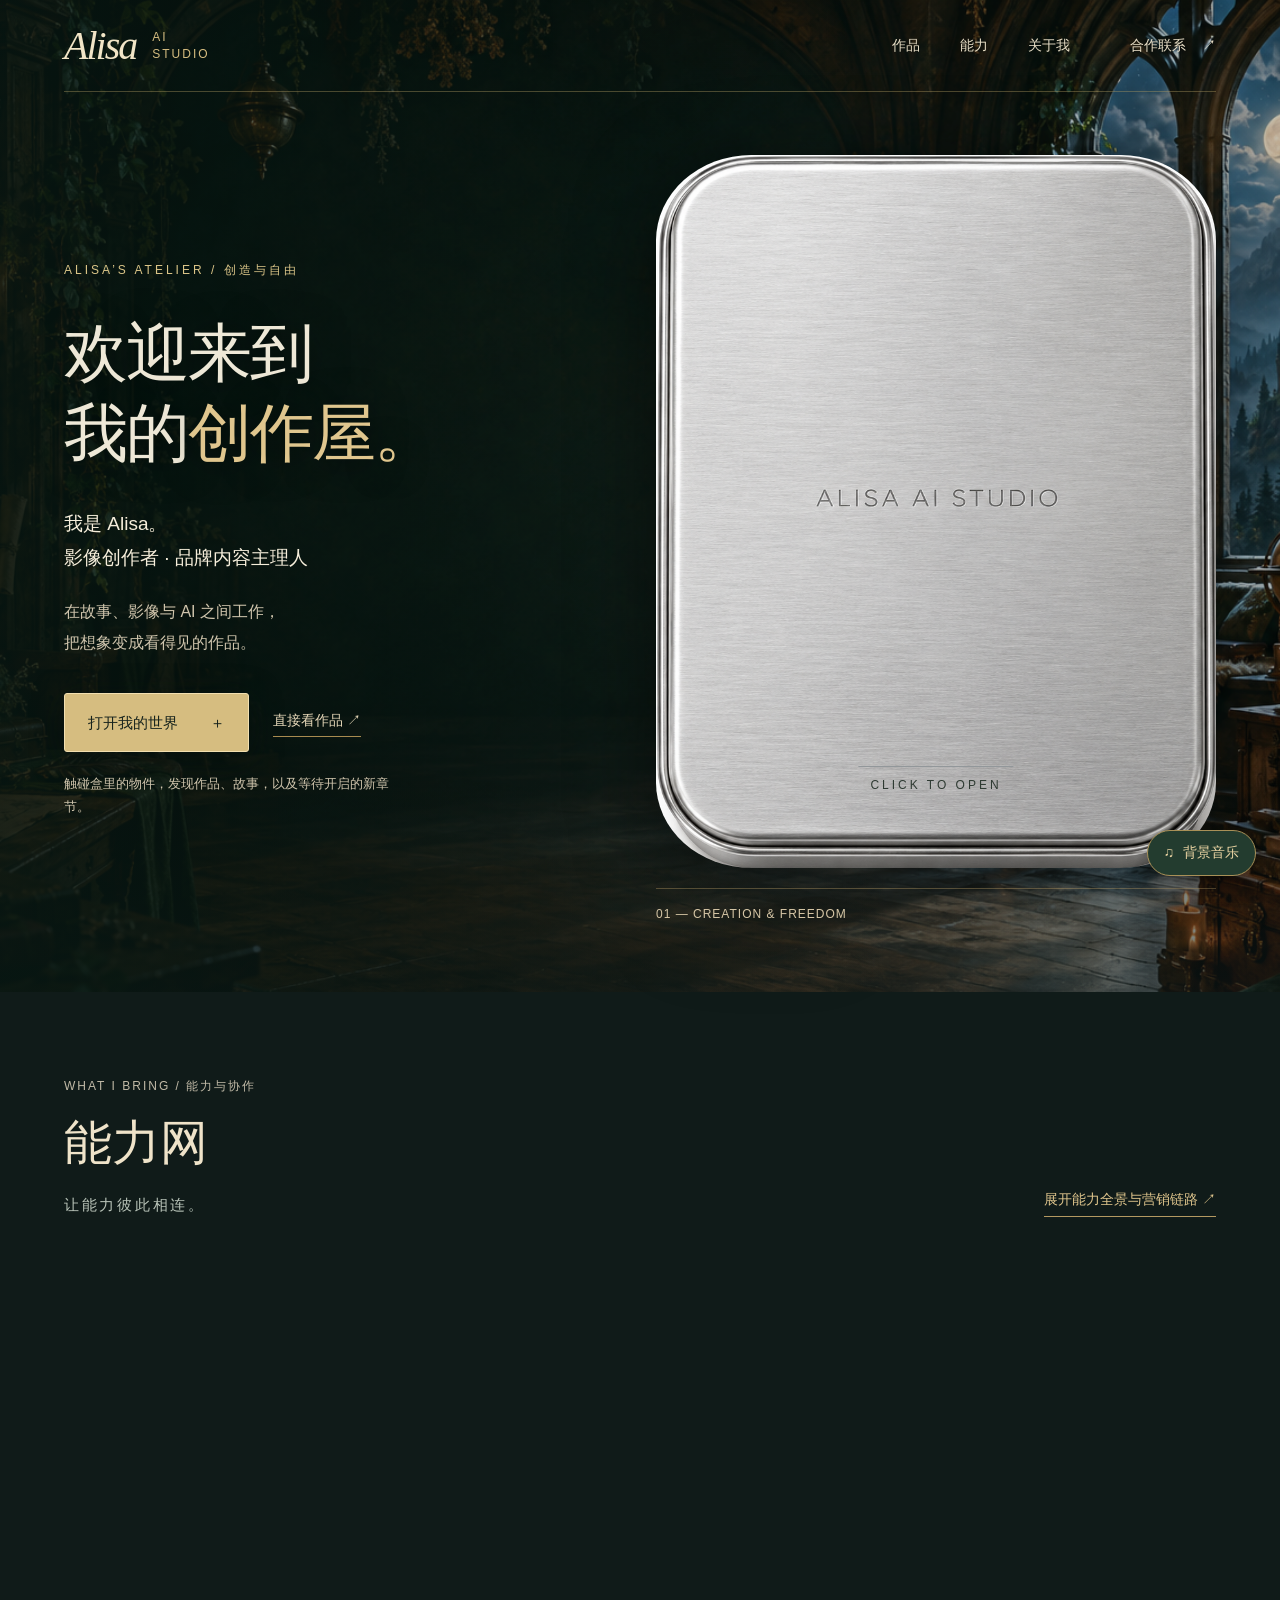
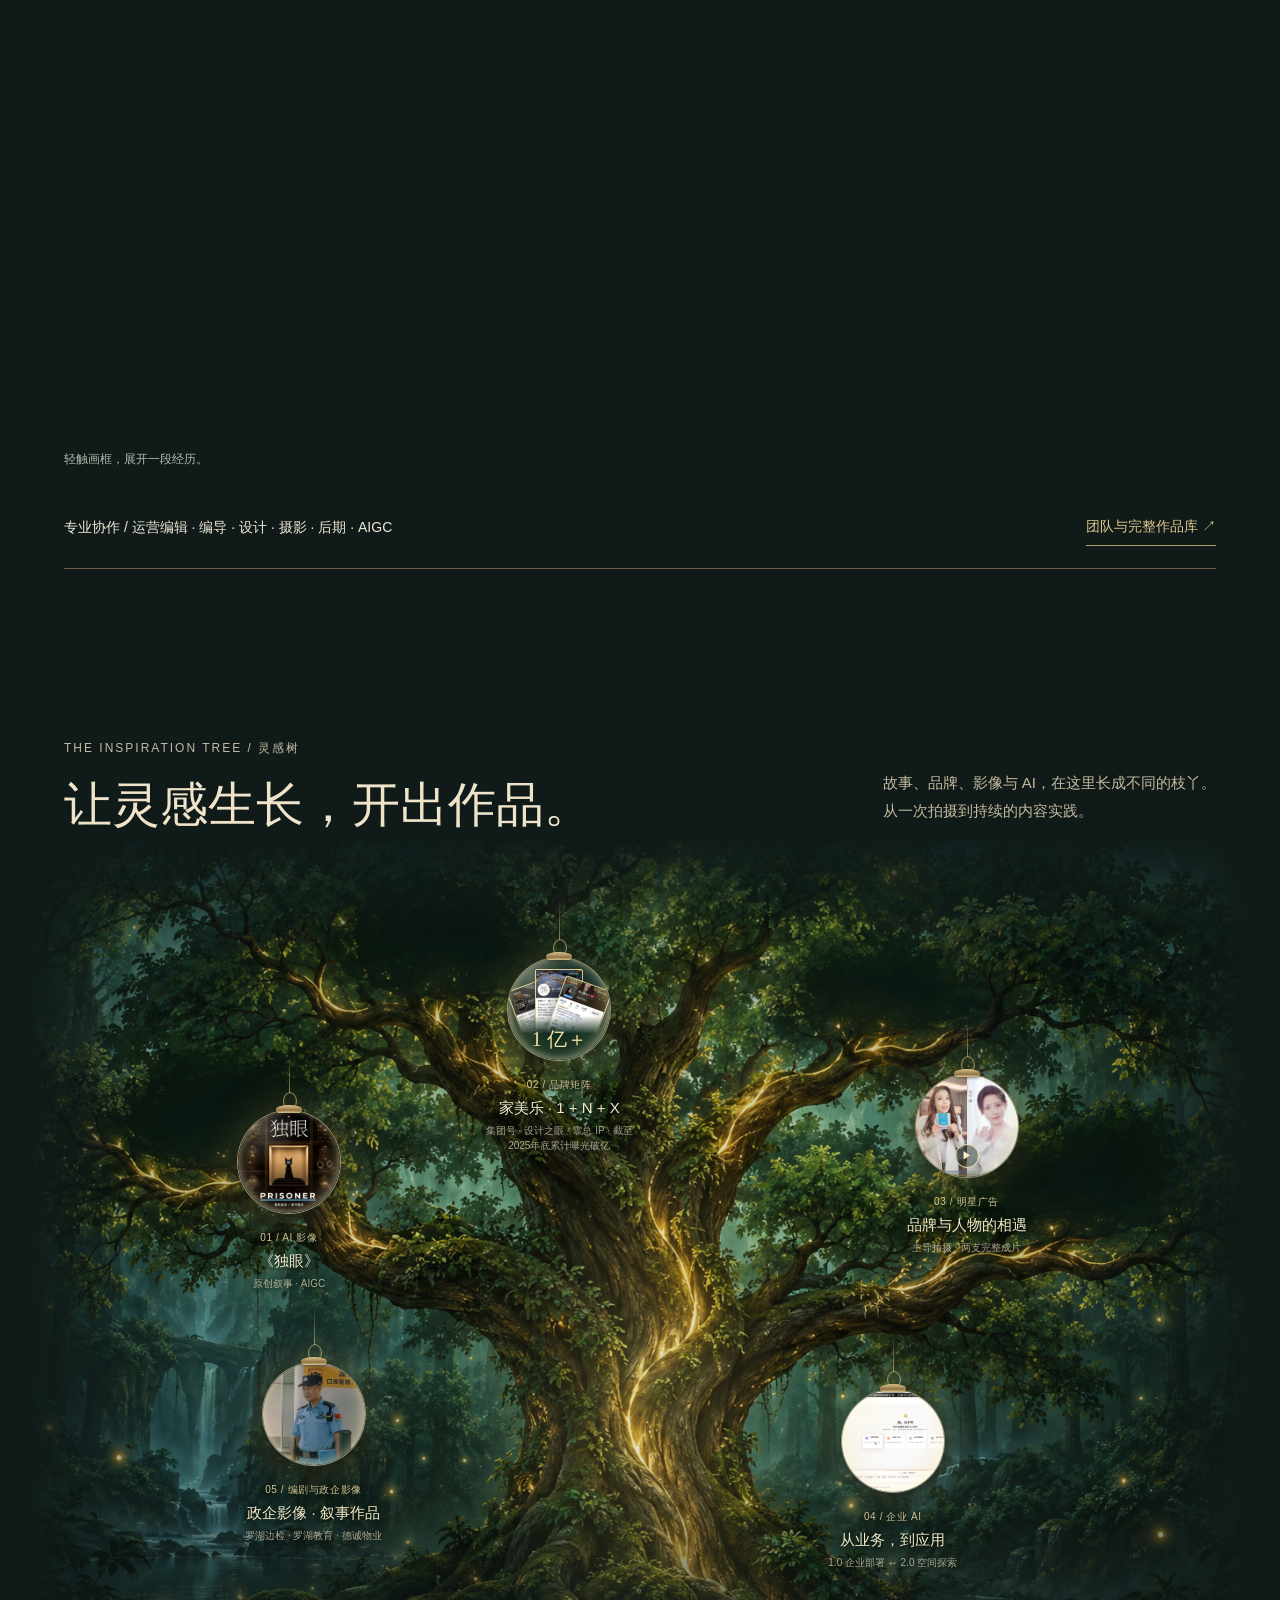
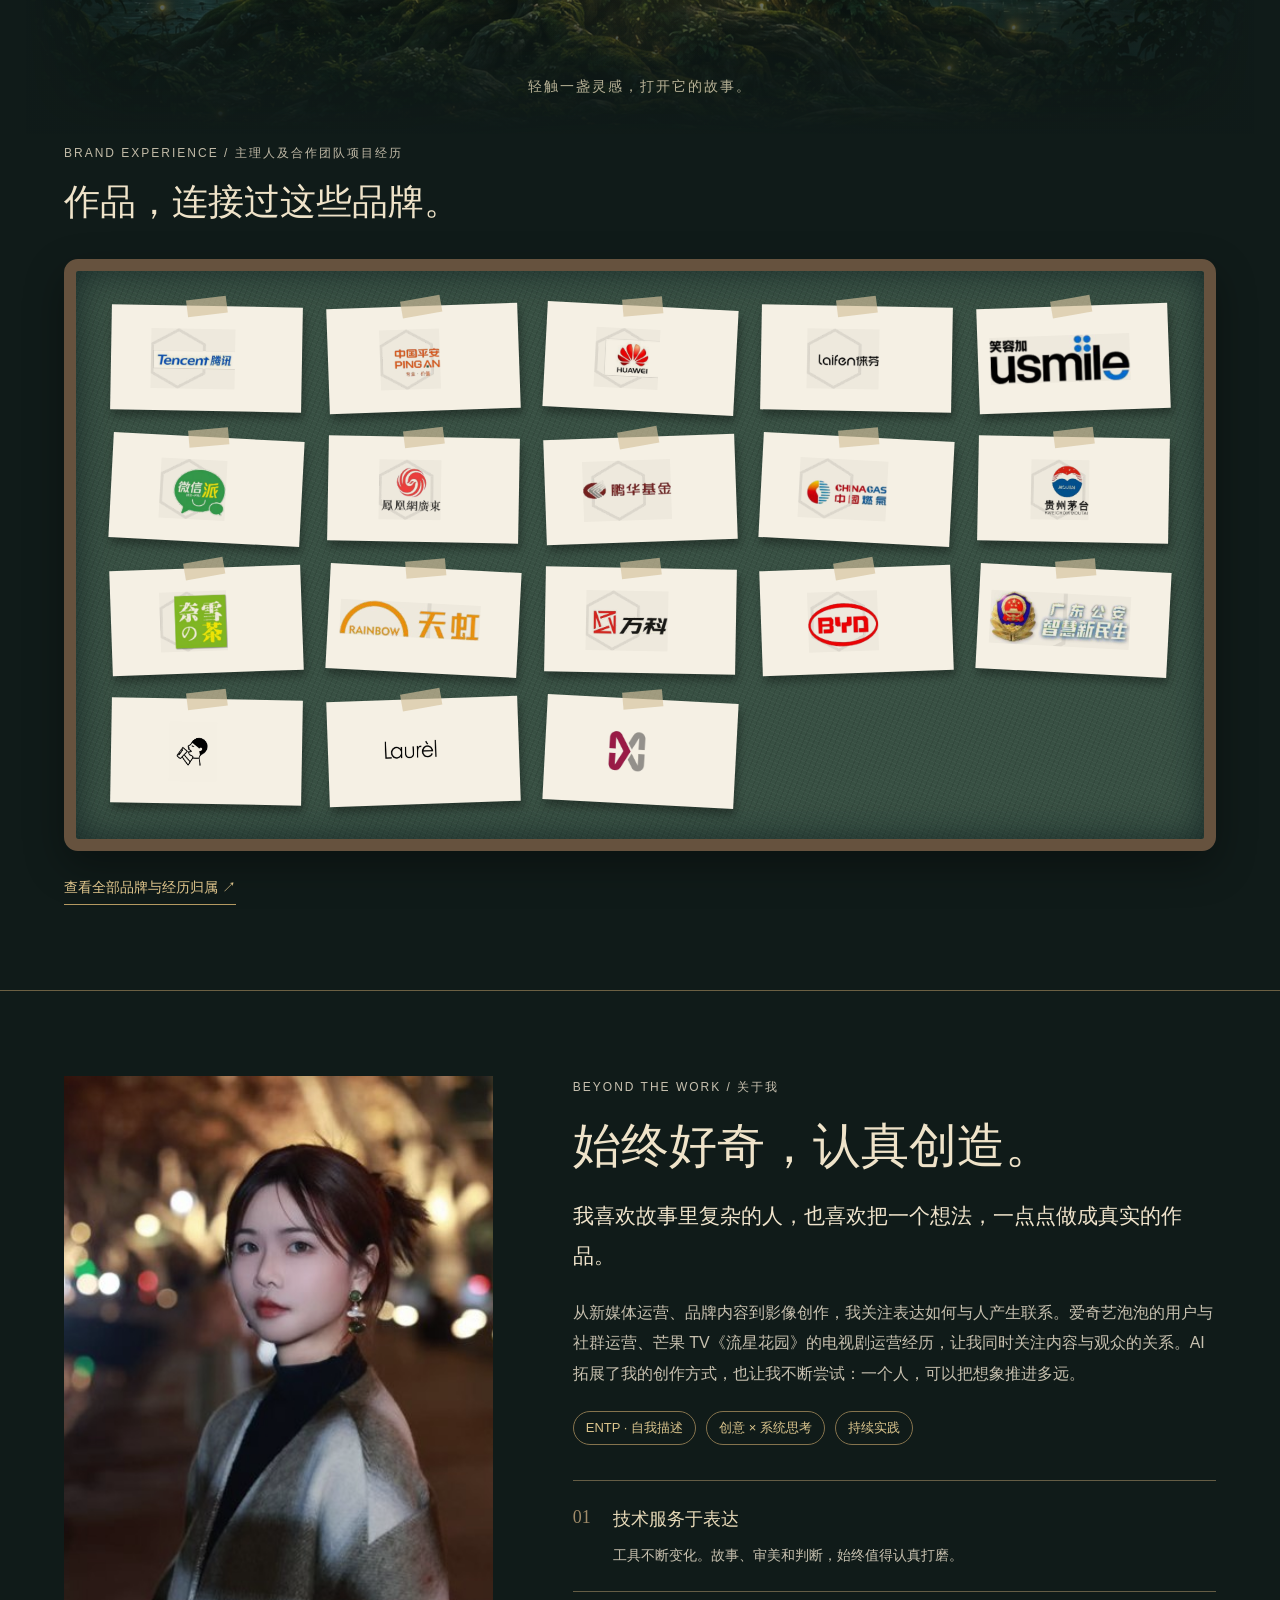
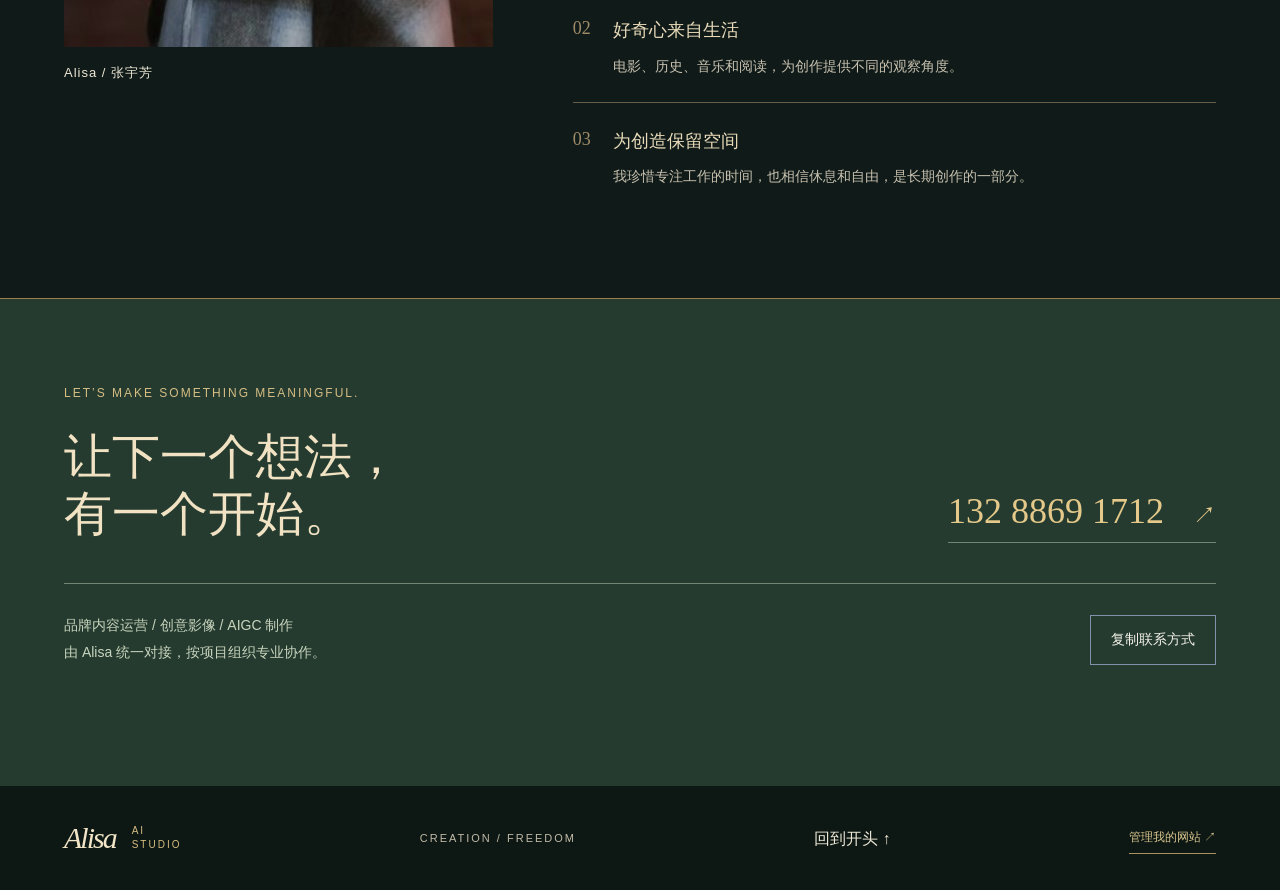
<file: index.html>
<!doctype html>
<html lang="zh-CN"><head><meta charset="utf-8"><meta name="viewport" content="width=device-width,initial-scale=1"><meta name="description" content="Alisa AI Studio — 影像创作、品牌内容与企业 AI 实践。探索 Alisa 的作品与创作世界。"><title>Alisa AI Studio — 创造，也为自由</title><link rel="icon" type="image/svg+xml" href="data:image/svg+xml,%3Csvg%20xmlns='http://www.w3.org/2000/svg'%20viewBox='0%200%2040%2040'%3E%3Crect%20width='40'%20height='40'%20rx='10'%20fill='%232d3860'/%3E%3Ctext%20x='20'%20y='29'%20text-anchor='middle'%20fill='%23fff9ed'%20font-family='Georgia'%20font-size='29'%3EA%3C/text%3E%3C/svg%3E"><link rel="stylesheet" href="style.css?v=travel-20260927"></head><body>
<a class="skip" href="#work">跳到作品</a>
<header><a class="brand" href="#home" aria-label="Alisa AI Studio 首页">Alisa<span>AI STUDIO</span></a><nav aria-label="主导航"><a href="#work">作品</a><a href="#capabilities">能力</a><a href="#about">关于我</a><a href="#contact">合作联系 <span aria-hidden="true">↗</span></a></nav></header>
<main><img class="room-backdrop" src="assets/magic-room.png" alt="" aria-hidden="true">
<section class="hero" id="home"><div class="intro"><p class="eyebrow">ALISA’S ATELIER / 创造与自由</p><h1>欢迎来到<br>我的<span>创作屋。</span></h1><p class="identity">我是 Alisa。<br>影像创作者 · 品牌内容主理人</p><p class="intro-copy">在故事、影像与 AI 之间工作，<br>把想象变成看得见的作品。</p><div class="hero-actions"><button class="primary" id="open-box">打开我的世界 <span>＋</span></button><a href="#work" class="quiet">直接看作品 ↗</a></div><p class="open-note" id="box-note" aria-live="polite">触碰盒里的物件，发现作品、故事，以及等待开启的新章节。</p></div>
<div class="exhibit"><div class="box-stage" id="box-stage"><div class="inner-world" id="inner-world" aria-hidden="true"><img class="world-image" src="assets/box-clean-plate.png" alt="打开的双面银色铁盒：上层是影像、剧本与 AI 创作，下层是阅读、咖啡和温暖的生活空间。" fetchpriority="high"><img class="opening-panel" src="assets/box-clean-plate.png" alt="" aria-hidden="true"><div class="object-motion" aria-hidden="true"><img class="tail-layer" src="assets/box-open.png" alt=""><img class="clapper-layer" src="assets/box-open.png" alt=""><div class="eye-mask"><img src="assets/box-open.png" alt=""></div></div><div class="ambient" aria-hidden="true"><i class="glow neon"></i><i class="glow camera-light"></i><i class="glow screen-light"></i><i class="glow moon-light"></i><i class="steam s1"></i><i class="steam s2"></i><i class="steam s3"></i><svg class="network" viewbox="0 0 100 75"><path d="M8 55L25 25L52 43L80 14L92 55L52 43L25 65L25 25L80 14"></path><circle r="2.6"><animatemotion dur="4s" repeatcount="indefinite" path="M8 55L25 25L52 43L80 14L92 55L52 43L25 65L25 25L80 14"></animatemotion></circle></svg></div><div class="hotspots" aria-label="探索盒中内容"><button class="object-hit cat-hit" data-case="duyan" aria-label="触摸独眼猫，查看原创短片" tabindex="-1"></button><button class="object-hit clap-hit" data-case="films" aria-label="打板，查看编剧作品" tabindex="-1"></button><button class="object-hit camera-hit" data-case="stars" aria-label="触摸摄影机，播放明星广告" tabindex="-1"></button><button class="hotspot cat" data-case="duyan" aria-label="探索独眼与 AI 影像" tabindex="-1"><span>01</span><b>独眼 · AI 影像</b></button><button class="hotspot camera" data-case="stars" aria-label="探索明星广告拍摄" tabindex="-1"><span>02</span><b>明星广告拍摄</b></button><button class="hotspot computer" data-case="workflow" aria-label="探索企业 AI 工作流" tabindex="-1"><span>03</span><b>企业 AI 实践</b></button><button class="hotspot script" data-case="films" aria-label="探索编剧与政企影像" tabindex="-1"><span>04</span><b>编剧与影像</b></button><button class="hotspot life" data-jump="about" aria-label="了解我的创作与生活态度" tabindex="-1"><span>05</span><b>创作之外的我</b></button><button class="object-hit screen-hit" data-case="workflow" aria-label="探索电脑屏幕，查看企业 AI 实践" tabindex="-1"></button><button class="object-hit person-hit" aria-label="点击人物，了解 Alisa" tabindex="-1"></button><button class="object-hit map-hit" aria-label="触碰地图，展开世界的回信" tabindex="-1"></button><button class="object-hit microphone-hit" aria-label="探索麦克风：声音与音乐，待解锁" tabindex="-1"></button><button class="object-hit books-hit" aria-label="触碰书本，进入阅读迷宫" tabindex="-1"></button><button class="object-hit fitness-hit" aria-label="探索健身器材：身体与生活，待解锁" tabindex="-1"></button><button class="object-hit notebook-hit" aria-label="打开写作本，阅读编剧作品与稿件" tabindex="-1"></button></div><svg class="object-glow-layer" viewbox="0 0 1111 1415" aria-hidden="true"><defs><filter id="object-halo" x="-25%" y="-25%" width="150%" height="150%"><fedropshadow dx="0" dy="0" stddeviation="3" flood-color="#efd796" flood-opacity=".85"></fedropshadow></filter><clippath id="mask-cat"><path d="M377 353 C367 342 369 322 374 307 C375 289 379 260 387 240 C392 229 386 219 381 211 C373 199 375 180 381 167 L382 132 Q382 120 391 126 L412 148 Q426 143 439 147 L455 125 Q465 119 466 131 L465 166 C475 181 475 208 457 223 C462 241 466 260 468 281 C470 265 466 246 479 228 C491 210 512 213 521 230 Q528 245 521 252 Q514 259 510 249 C511 237 501 232 492 239 C483 248 483 261 484 276 C488 299 492 320 475 337 Q480 354 466 356 L378 356 Z"></path></clippath><clippath id="mask-clap"><path d="M159 228 L285 189 L297 204 L174 249 L295 230 L307 343 L194 372 L181 363 L166 263 Z"></path></clippath><clippath id="mask-screen"><path d="M707 253 Q703 253 702 260 L687 365 Q687 372 695 375 L882 402 Q889 403 892 395 L906 270 Q908 263 898 260 Z"></path></clippath><clippath id="mask-camera"><path d="M934 177 C931 169 930 157 931 146 C932 132 937 125 945 125 C953 124 959 131 962 139 C969 131 982 131 991 135 C1006 138 1013 156 1009 174 Q1008 181 1003 186 L1014 188 L1015 199 L1025 202 C1034 208 1032 232 1021 241 L1021 249 L986 257 L984 263 Q973 268 958 263 L947 258 L945 255 L935 253 L932 238 L922 236 C914 243 897 241 889 229 C880 215 880 194 887 182 C892 173 900 171 909 175 Q918 178 925 182 Z"></path></clippath><clippath id="mask-person"><path d="M302 712 C303 698 325 697 327 711 C330 722 324 730 322 733 C328 746 320 755 318 764 L322 770 C338 769 342 783 343 798 L346 822 Q333 822 326 826 Q311 830 306 850 L295 880 Q281 886 267 881 Q261 877 265 866 L273 850 C260 849 257 846 254 845 C241 853 231 848 224 838 Q219 834 220 824 L226 810 L225 793 C223 786 228 775 232 776 L233 768 Q236 764 240 769 L240 780 L249 781 C255 780 264 784 266 782 C278 777 289 773 289 768 Q281 768 278 754 Q272 748 276 740 C269 724 283 708 302 712 Z"></path></clippath><clippath id="mask-map"><path d="M636 1232 L769 1247 L814 1169 L866 1163 L859 1190 L852 1208 Q849 1221 872 1227 L894 1231 Q896 1240 922 1246 L949 1246 L957 1238 L1005 1254 L886 1339 L688 1339 Z"></path></clippath><clippath id="mask-microphone"><path d="M471 338 Q469 326 482 325 L499 326 Q512 328 513 344 L510 374 Q521 381 519 404 L510 413 L507 451 Q527 455 531 466 Q504 482 466 472 Q450 468 455 459 L479 450 L478 420 Q460 415 459 400 L459 379 L469 374 Z"></path></clippath><clippath id="mask-books"><path d="M806 755 L850 742 L929 754 L931 772 L927 776 L932 778 L931 791 L928 795 L932 798 L931 815 L929 818 L932 823 L931 836 L909 858 L791 844 L791 823 L788 820 L788 798 L794 793 L794 779 L806 775 Z"></path></clippath><clippath id="mask-fitness"><path d="M100 1081 C101 1068 118 1061 132 1063 C145 1065 150 1072 152 1081 L176 1072 C175 1061 181 1057 190 1056 L199 1053 C211 1050 218 1055 220 1066 L220 1086 C219 1096 213 1103 204 1105 Q190 1108 183 1098 L153 1107 C151 1120 144 1126 132 1127 L117 1125 C103 1122 99 1111 99 1100 Z"></path></clippath><filter id="notebook-halo" x="-8%" y="-10%" width="116%" height="120%"><feDropShadow dx="0" dy="0" stdDeviation="1.4" flood-color="#ffdfa0" flood-opacity=".7"/></filter><clipPath id="mask-notebook"><path d="M121 401 C151 396 183 387 210 381 C225 378 235 378 244 385 C258 375 270 373 287 369 L359 352 Q366 350 371 360 L448 477 Q455 483 447 487 C406 499 365 510 337 517 Q319 522 310 527 Q298 521 281 526 L180 548 Q169 551 166 540 L119 415 Q115 405 121 401 Z"></path></clipPath></defs><g class="glow-cat" filter="url(#object-halo)"><image href="assets/box-open.png" width="1111" height="1415" clip-path="url(#mask-cat)"></image></g><g class="glow-clap" filter="url(#object-halo)"><image href="assets/box-open.png" width="1111" height="1415" clip-path="url(#mask-clap)"></image></g><g class="glow-screen" filter="url(#object-halo)"><image href="assets/box-open.png" width="1111" height="1415" clip-path="url(#mask-screen)"></image></g><g class="glow-camera" filter="url(#object-halo)"><image href="assets/box-open.png" width="1111" height="1415" clip-path="url(#mask-camera)"></image></g><g class="glow-person" filter="url(#object-halo)"><image href="assets/box-open.png" width="1111" height="1415" clip-path="url(#mask-person)"></image></g><g class="glow-map" filter="url(#object-halo)"><image href="assets/box-open.png" width="1111" height="1415" clip-path="url(#mask-map)"></image></g><g class="glow-microphone" filter="url(#object-halo)"><image href="assets/box-open.png" width="1111" height="1415" clip-path="url(#mask-microphone)"></image></g><g class="glow-books" filter="url(#object-halo)"><image href="assets/box-open.png" width="1111" height="1415" clip-path="url(#mask-books)"></image></g><g class="glow-fitness" filter="url(#object-halo)"><image href="assets/box-open.png" width="1111" height="1415" clip-path="url(#mask-fitness)"></image></g><g class="glow-notebook" filter="url(#notebook-halo)"><image href="assets/box-open.png" width="1111" height="1415" clip-path="url(#mask-notebook)"></image><path class="notebook-edge" d="M121 401 C151 396 183 387 210 381 C225 378 235 378 244 385 C258 375 270 373 287 369 L359 352 Q366 350 371 360 L448 477 Q455 483 447 487 C406 499 365 510 337 517 Q319 522 310 527 Q298 521 281 526 L180 548 Q169 551 166 540 L119 415 Q115 405 121 401 Z"/><path class="notebook-page-edge" d="M125 410 L171 535 Q173 542 182 541 L281 520 Q299 516 309 524 Q318 514 337 510 L443 482 M244 385 Q271 442 309 524"/></g></svg></div><button class="lid" id="lid" aria-label="打开 Alisa 的人生盒子"><img src="assets/box-closed.png" alt="刻有 Alisa AI Studio 的银色人生盒子"><span class="lid-invitation">CLICK TO OPEN</span></button></div><div class="exhibit-caption"><span>01 — CREATION &amp; FREEDOM</span><button id="replay" hidden>重新开盒 ↺</button><button id="motion" hidden aria-pressed="false">暂停动效</button></div></div>
</section>
<section class="capability-home section" id="capabilities"><div class="section-heading"><div><p class="eyebrow">WHAT I BRING / 能力与协作</p><h2>能力网</h2><p class="capability-subtitle">让能力彼此相连。</p></div><button class="text-button" data-case="capabilities">展开能力全景与营销链路 ↗</button></div><div class="gallery-viewport"><div class="ability-space gallery-scene" aria-label="雾中能力画廊：人物与六个悬浮画框"><img class="gallery-background" src="assets/ability-gallery-v8.png" alt="人物坐在雾中，六幅画框分布在不同远近，地面映出微光"><svg class="gallery-backfill" viewBox="0 0 1536 1024" aria-hidden="true"><defs><filter id="patch-feather" x="-20%" y="-20%" width="140%" height="140%"><feGaussianBlur stdDeviation="5"></feGaussianBlur></filter><mask id="frame-holes" maskUnits="userSpaceOnUse" x="0" y="0" width="1536" height="1024"><polygon points="173,104 348,150 341,411 163,392" fill="white" stroke="white" stroke-width="28" stroke-linejoin="round" filter="url(#patch-feather)"></polygon><polygon points="535,56 650,83 648,309 528,292" fill="white" stroke="white" stroke-width="28" stroke-linejoin="round" filter="url(#patch-feather)"></polygon><polygon points="1110,89 1295,53 1303,327 1114,346" fill="white" stroke="white" stroke-width="28" stroke-linejoin="round" filter="url(#patch-feather)"></polygon><polygon points="377,398 505,413 501,612 371,607" fill="white" stroke="white" stroke-width="28" stroke-linejoin="round" filter="url(#patch-feather)"></polygon><polygon points="953,383 1071,366 1077,560 955,563" fill="white" stroke="white" stroke-width="28" stroke-linejoin="round" filter="url(#patch-feather)"></polygon><polygon points="1258,426 1410,403 1421,670 1263,667" fill="white" stroke="white" stroke-width="28" stroke-linejoin="round" filter="url(#patch-feather)"></polygon></mask></defs><image href="assets/gallery-clean-v10.png" width="1536" height="1024" mask="url(#frame-holes)"></image></svg><svg class="gallery-links" viewbox="0 0 1536 1024" aria-hidden="true"><path data-thread="0" d="M260 390 Q260 680 780 730"></path><path data-thread="1" d="M590 300 Q590 680 780 730"></path><path data-thread="2" d="M1200 330 Q1200 680 780 730"></path><path data-thread="3" d="M440 600 Q440 680 780 730"></path><path data-thread="4" d="M1015 555 Q1015 680 780 730"></path><path data-thread="5" d="M1338 655 Q1338 680 780 730"></path><path class="thread-current" data-flow="0" d="M260 390 Q260 680 780 730" style="--flow-delay:-0.0s;--flow-duration:6.5s"></path><path class="thread-current" data-flow="1" d="M590 300 Q590 680 780 730" style="--flow-delay:-1.13s;--flow-duration:7.1s"></path><path class="thread-current" data-flow="2" d="M1200 330 Q1200 680 780 730" style="--flow-delay:-2.26s;--flow-duration:7.7s"></path><path class="thread-current" data-flow="3" d="M440 600 Q440 680 780 730" style="--flow-delay:-3.3899999999999997s;--flow-duration:8.3s"></path><path class="thread-current" data-flow="4" d="M1015 555 Q1015 680 780 730" style="--flow-delay:-4.52s;--flow-duration:8.9s"></path><path class="thread-current" data-flow="5" d="M1338 655 Q1338 680 780 730" style="--flow-delay:-5.6499999999999995s;--flow-duration:9.5s"></path></svg><button class="gallery-frame frame-0" data-node="0" data-case="brands" aria-label="探索品牌与矩阵" style="left:10.611979166666668%;top:9.765625%;width:12.109375%;height:30.46875%;--float-delay:-0.0s;--float-duration:8.0s"><svg class="frame-picture" viewBox="163 100 186 312" aria-hidden="true"><defs><clipPath id="frame-outer-0"><polygon points="173,104 348,150 341,411 163,392"></polygon></clipPath><clipPath id="frame-inner-0"><polygon points="184,120 335,161 329,393 177,381"></polygon></clipPath></defs><g clip-path="url(#frame-outer-0)"><image class="frame-monochrome" href="assets/ability-gallery-v8.png" width="1536" height="1024"></image><image class="frame-color" href="assets/gallery-color-v10.png" width="1536" height="1024" clip-path="url(#frame-inner-0)"></image></g></svg></button><span class="gallery-title gallery-caption caption-0" aria-hidden="true">品牌与矩阵<small>点击探索 ↗</small></span><button class="gallery-frame frame-1" data-node="1" data-case="films" aria-label="探索影像与叙事" style="left:34.30989583333333%;top:5.46875%;width:8.138020833333332%;height:24.8046875%;--float-delay:-1.37s;--float-duration:8.67s"><svg class="frame-picture" viewBox="527 56 125 254" aria-hidden="true"><defs><clipPath id="frame-outer-1"><polygon points="535,56 650,83 648,309 528,292"></polygon></clipPath><clipPath id="frame-inner-1"><polygon points="542,67 643,91 640,294 535,284"></polygon></clipPath></defs><g clip-path="url(#frame-outer-1)"><image class="frame-monochrome" href="assets/ability-gallery-v8.png" width="1536" height="1024"></image><image class="frame-color" href="assets/gallery-color-v10.png" width="1536" height="1024" clip-path="url(#frame-inner-1)"></image></g></svg></button><span class="gallery-title gallery-caption caption-1" aria-hidden="true">影像与叙事<small>点击探索 ↗</small></span><button class="gallery-frame frame-2" data-node="2" data-case="workflow" aria-label="探索企业 AI 应用" style="left:72.265625%;top:5.17578125%;width:12.630208333333334%;height:28.7109375%;--float-delay:-2.74s;--float-duration:9.34s"><svg class="frame-picture" viewBox="1110 53 194 294" aria-hidden="true"><defs><clipPath id="frame-outer-2"><polygon points="1110,89 1295,53 1303,327 1114,346"></polygon></clipPath><clipPath id="frame-inner-2"><polygon points="1122,99 1286,63 1293,318 1127,332"></polygon></clipPath></defs><g clip-path="url(#frame-outer-2)"><image class="frame-monochrome" href="assets/ability-gallery-v8.png" width="1536" height="1024"></image><image class="frame-color" href="assets/gallery-color-v10.png" width="1536" height="1024" clip-path="url(#frame-inner-2)"></image></g></svg></button><span class="gallery-title gallery-caption caption-2" aria-hidden="true">企业 AI 应用<small>点击探索 ↗</small></span><button class="gallery-frame frame-3" data-node="3" data-case="interactive" aria-label="探索设计与交互" style="left:24.153645833333336%;top:38.8671875%;width:8.7890625%;height:20.99609375%;--float-delay:-4.11s;--float-duration:10.01s"><svg class="frame-picture" viewBox="371 398 135 215" aria-hidden="true"><defs><clipPath id="frame-outer-3"><polygon points="377,398 505,413 501,612 371,607"></polygon></clipPath><clipPath id="frame-inner-3"><polygon points="386,410 498,422 494,599 379,599"></polygon></clipPath></defs><g clip-path="url(#frame-outer-3)"><image class="frame-monochrome" href="assets/ability-gallery-v8.png" width="1536" height="1024"></image><image class="frame-color" href="assets/gallery-color-v10.png" width="1536" height="1024" clip-path="url(#frame-inner-3)"></image></g></svg></button><span class="gallery-title gallery-caption caption-3" aria-hidden="true">设计与交互<small>点击探索 ↗</small></span><button class="gallery-frame frame-4" data-node="4" data-case="platform" aria-label="探索平台与用户" style="left:61.979166666666664%;top:35.64453125%;width:8.203125%;height:19.62890625%;--float-delay:-5.48s;--float-duration:10.68s"><svg class="frame-picture" viewBox="952 365 126 201" aria-hidden="true"><defs><clipPath id="frame-outer-4"><polygon points="953,383 1071,366 1077,560 955,563"></polygon></clipPath><clipPath id="frame-inner-4"><polygon points="960,391 1064,377 1069,552 962,552"></polygon></clipPath></defs><g clip-path="url(#frame-outer-4)"><image class="frame-monochrome" href="assets/ability-gallery-v8.png" width="1536" height="1024"></image><image class="frame-color" href="assets/gallery-color-v10.png" width="1536" height="1024" clip-path="url(#frame-inner-4)"></image></g></svg></button><span class="gallery-title gallery-caption caption-4" aria-hidden="true">平台与用户<small>点击探索 ↗</small></span><button class="gallery-frame frame-5" data-node="5" data-case="team" aria-label="探索统筹与协作" style="left:81.90104166666666%;top:39.35546875%;width:10.677083333333332%;height:26.07421875%;--float-delay:-6.8500000000000005s;--float-duration:11.35s"><svg class="frame-picture" viewBox="1258 403 164 267" aria-hidden="true"><defs><clipPath id="frame-outer-5"><polygon points="1258,426 1410,403 1421,670 1263,667"></polygon></clipPath><clipPath id="frame-inner-5"><polygon points="1267,434 1401,414 1410,654 1271,660"></polygon></clipPath></defs><g clip-path="url(#frame-outer-5)"><image class="frame-monochrome" href="assets/ability-gallery-v8.png" width="1536" height="1024"></image><image class="frame-color" href="assets/gallery-color-v10.png" width="1536" height="1024" clip-path="url(#frame-inner-5)"></image></g></svg></button><span class="gallery-title gallery-caption caption-5" aria-hidden="true">统筹与协作<small>点击探索 ↗</small></span></div></div><div class="gallery-index"><span>轻触画框，展开一段经历。<small>手机端可左右滑动探索</small></span><button data-case="brands">品牌与矩阵</button><button data-case="films">影像与叙事</button><button data-case="workflow">企业 AI 应用</button><button data-case="interactive">设计与交互</button><button data-case="platform">平台与用户</button><button data-case="team">统筹与协作</button></div><div class="capability-support"><span>专业协作 / 运营编辑 · 编导 · 设计 · 摄影 · 后期 · AIGC</span><button data-case="team">团队与完整作品库 ↗</button></div></section><section class="work section" id="work"><div class="section-heading"><div><p class="eyebrow">THE INSPIRATION TREE / 灵感树</p><h2>让灵感生长，开出作品。</h2></div><p>故事、品牌、影像与 AI，在这里长成不同的枝丫。<br>从一次拍摄到持续的内容实践。</p></div>
<div class="inspiration-tree" id="inspiration-tree"><img class="tree-art" src="assets/inspiration-tree.png" alt="金色光芒沿树干生长，五盏灵感瓶栖居于灵感树的枝头" loading="lazy"><div class="tree-aura" aria-hidden="true"></div><div class="firefly-field" aria-hidden="true"></div><div class="tree-works">
<button class="tree-work fruit-duyan" data-case="duyan"><span class="fruit-image"><img src="assets/duyan_cover.jpg" alt="独眼 AI 叙事短片" loading="lazy"></span><span class="fruit-label"><small>01 / AI 影像</small><strong>《独眼》</strong><span>原创叙事 · AIGC</span></span></button>
<button class="tree-work fruit-jml" data-case="jml"><span class="fruit-image matrix-fruit"><span class="matrix-fan"><img class="matrix-card group-card" src="assets/portfolio/a0.jpg" alt="家美乐集团官方账号" loading="lazy"><img class="matrix-card design-card" src="assets/portfolio/a1.jpg" alt="设计之眼账号" loading="lazy"><img class="matrix-card ip-card" src="assets/portfolio/a12.jpg" alt="霏总养成中企业二代IP账号" loading="lazy"></span><span class="matrix-result">1 亿＋</span></span><span class="fruit-label"><small>02 / 品牌矩阵</small><strong>家美乐 · 1 + N + X</strong><span>集团号 · 设计之眼 · 霏总 IP</span><span>截至2025年底累计曝光破亿</span></span></button>
<button class="tree-work fruit-stars" data-case="stars"><span class="fruit-image stars-fruit"><img src="assets/star1.png" alt="WIS 明星广告作品" loading="lazy"><img src="assets/star2.png" alt="张予曦广告作品" loading="lazy"><span class="fruit-play">▶</span></span><span class="fruit-label"><small>03 / 明星广告</small><strong>品牌与人物的相遇</strong><span>主导拍摄 · 两支完整成片</span></span></button>
<button class="tree-work fruit-workflow" data-case="workflow"><span class="fruit-image"><img src="assets/workspace-v1-poster.jpg" alt="家美乐企业AI工作空间" loading="lazy"></span><span class="fruit-label"><small>04 / 企业 AI</small><strong>从业务，到应用</strong><span>1.0 企业部署 → 2.0 空间探索</span></span></button>
</div><p class="tree-footnote">轻触一盏灵感，打开它的故事。</p></div></section>
<section class="brand-home section" id="brands"><p class="eyebrow">BRAND EXPERIENCE / 主理人及合作团队项目经历</p><h2>作品，连接过这些品牌。</h2><div class="brandwall"><div><img src="assets/portfolio/logo%E8%85%BE%E8%AE%AF.jpg" alt="腾讯" class="" loading="lazy"></div><div><img src="assets/portfolio/logo%E4%B8%AD%E5%9B%BD%E5%B9%B3%E5%AE%89.jpg" alt="中国平安" class="" loading="lazy"></div><div><img src="assets/portfolio/logo%E5%8D%8E%E4%B8%BA.jpg" alt="华为" class="" loading="lazy"></div><div><img src="assets/portfolio/logo%E5%BE%95%E8%8A%AC.jpg" alt="徕芬" class="" loading="lazy"></div><div><img src="assets/portfolio/logousmile.jpg" alt="usmile" class="" loading="lazy"></div><div><img src="assets/portfolio/logo%E5%BE%AE%E4%BF%A1%E6%B4%BE.jpg" alt="微信派" class="" loading="lazy"></div><div><img src="assets/portfolio/logo%E5%87%A4%E5%87%B0%E7%BD%91.jpg" alt="凤凰网" class="" loading="lazy"></div><div><img src="assets/portfolio/logo%E9%B9%8F%E5%8D%8E%E5%9F%BA%E9%87%91.jpg" alt="鹏华基金" class="" loading="lazy"></div><div><img src="assets/portfolio/logo%E4%B8%AD%E5%9B%BD%E7%87%83%E6%B0%94.jpg" alt="中国燃气" class="" loading="lazy"></div><div><img src="assets/portfolio/logo%E8%B4%B5%E5%B7%9E%E8%8C%85%E5%8F%B0.jpg" alt="贵州茅台" class="" loading="lazy"></div><div><img src="assets/portfolio/logo%E5%A5%88%E9%9B%AA%E7%9A%84%E8%8C%B6.jpg" alt="奈雪的茶" class="" loading="lazy"></div><div><img src="assets/portfolio/logo%E5%A4%A9%E8%99%B9.jpg" alt="天虹" class="" loading="lazy"></div><div><img src="assets/portfolio/logo%E4%B8%87%E7%A7%91.jpg" alt="万科" class="" loading="lazy"></div><div><img src="assets/portfolio/logo%E6%AF%94%E4%BA%9A%E8%BF%AA.jpg" alt="比亚迪" class="" loading="lazy"></div><div><img src="assets/portfolio/logo%E5%B9%BF%E4%B8%9C%E5%85%AC%E5%AE%89.jpg" alt="广东公安" class="" loading="lazy"></div></div><button class="text-button" data-case="brands">查看全部品牌与经历归属 ↗</button></section><section class="about section" id="about"><div class="about-image"><img src="assets/a16.jpg" alt="Alisa 个人形象照" loading="lazy"><span>Alisa / 张宇芳</span></div><div class="about-copy"><p class="eyebrow">BEYOND THE WORK / 关于我</p><h2>始终好奇，<br>认真创造。</h2><p class="about-lead">我喜欢故事里复杂的人，也喜欢把一个想法，一点点做成真实的作品。</p><p>从新媒体运营、品牌内容到影像创作，我关注表达如何与人产生联系。爱奇艺泡泡的用户与社群运营、芒果 TV《流星花园》的电视剧运营经历，让我同时关注内容与观众的关系。AI 拓展了我的创作方式，也让我不断尝试：一个人，可以把想象推进多远。</p><div class="self-labels"><span>ENTP · 自我描述</span><span>创意 × 系统思考</span><span>持续实践</span></div><div class="beliefs"><article><span>01</span><div><h3>技术服务于表达</h3><p>工具不断变化。故事、审美和判断，始终值得认真打磨。</p></div></article><article><span>02</span><div><h3>好奇心来自生活</h3><p>电影、历史、音乐和阅读，为创作提供不同的观察角度。</p></div></article><article><span>03</span><div><h3>为创造保留空间</h3><p>我珍惜专注工作的时间，也相信休息和自由，是长期创作的一部分。</p></div></article></div></div></section>
<section class="contact section" id="contact"><p class="eyebrow">LET’S MAKE SOMETHING MEANINGFUL.</p><div class="contact-head"><h2>让下一个想法，<br>有一个开始。</h2><a class="contact-phone" href="tel:13288691712">132 8869 1712 <span>↗</span></a></div><div class="contact-bottom"><p>品牌内容运营 / 创意影像 / AIGC 制作<br>由 Alisa 统一对接，按项目组织专业协作。</p><button id="copy-phone">复制联系方式</button></div><p class="copy-status" id="copy-status" role="status"></p></section>
</main><footer><a class="brand" href="#home">Alisa<span>AI STUDIO</span></a><span>CREATION / FREEDOM</span><a href="#home">回到开头 ↑</a><button class="owner-entry" id="owner-entry">管理我的网站 ↗</button></footer><aside class="music-dock" aria-label="背景音乐"><button id="music-toggle" aria-label="打开背景音乐设置" aria-expanded="false">♫ <span>背景音乐</span></button><div id="music-panel" hidden><strong>创作屋的声音</strong><p id="music-status">已内置你提供的录屏 BGM · 循环播放</p><label class="music-file">更换音频<input id="music-file" type="file" accept="audio/*"></label><button id="music-play">播放</button><label class="volume-label">音量<input id="music-volume" type="range" min="0" max="1" step="0.05" value="0.25"></label><small>可随时暂停；播放案例视频时音乐自动暂停。</small></div><audio id="bgm" loop preload="none"></audio></aside>
<dialog id="case-dialog" aria-labelledby="case-title"><div class="dialog-bar"><span>ALISA AI STUDIO / SELECTED WORK</span><button id="close-dialog" aria-label="关闭项目详情">关闭 ×</button></div><div class="dialog-content" id="case-content"></div></dialog>
<dialog id="admin-guide"><button class="guide-close" aria-label="关闭">×</button><p class="eyebrow">ALISA / LOCAL WORKSPACE</p><h2>双击失败？从终端进入后台。</h2><div><p>无需更改 Mac 的安全设置。先解压完整网站包，然后：</p><ol><li>打开 Mac「终端」（可用 Spotlight 搜索）。</li><li>输入 <code>python3 </code>，注意末尾留一个空格。</li><li>将解压文件夹里的 <strong>server.py</strong> 拖进终端，再按回车。</li></ol><p>浏览器会自动打开后台。保持终端窗口开启。如果出现报错，把终端最后几行截图发来。</p></div><a href="http://127.0.0.1:8765/admin" target="_blank" rel="noopener">我已启动，进入本机后台 ↗</a><small>未启动时，这个地址无法打开。后台只能在你的电脑上使用；网页文件本身不能启动服务。</small></dialog><script src="details.js"></script><script src="script.js?v=travel-20260927"></script><script src="content-seed.js?v=travel-20260927"></script><script src="reading-portal.js?v=travel-20260927"></script><script src="cms-client.js?v=travel-20260927"></script><script src="travel-portal.js?v=travel-20260927"></script></body></html>
</file>
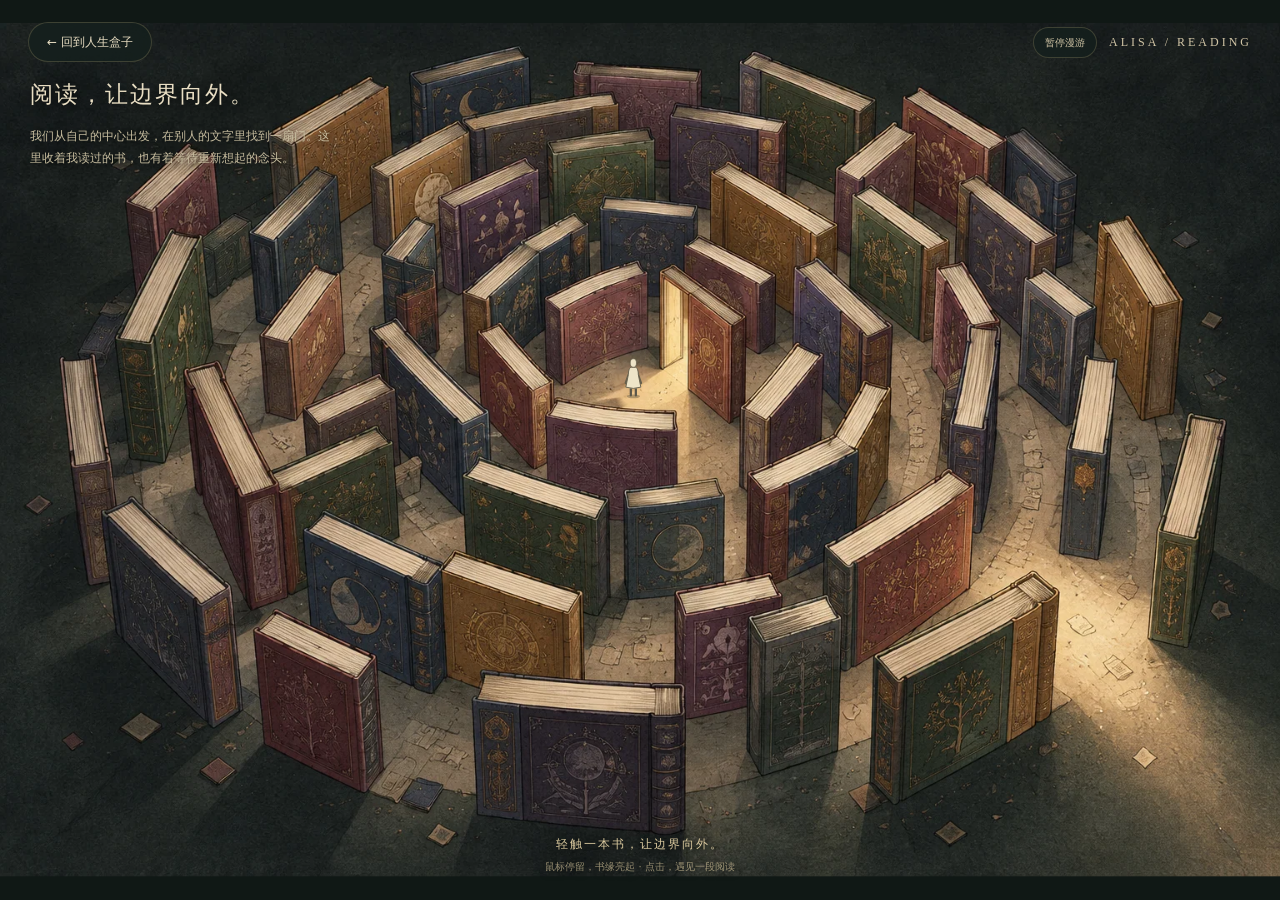
<file: reading.html>
<!doctype html><html lang="zh-CN"><head><meta charset="utf-8"><meta name="viewport" content="width=device-width,initial-scale=1"><title>阅读的边界 · Alisa AI Studio</title><style>
*{box-sizing:border-box}body{margin:0;background:#101815;color:#e9dec3;font:14px/1.7 system-ui,sans-serif}button{font:inherit;cursor:pointer;color:inherit}button:focus-visible{outline:2px solid #f7df9d;outline-offset:5px}.world{height:100dvh;overflow:auto;display:grid;place-items:center;scrollbar-width:thin;scrollbar-color:#48594a #101815}.art{position:relative;width:min(100vw,150vh);aspect-ratio:3/2;flex-shrink:0}.art>img,.art>svg{position:absolute;width:100%;height:100%;inset:0}.art>img{object-fit:contain}.walls polygon{fill:transparent;stroke:transparent;stroke-width:2;stroke-linejoin:round;cursor:pointer;transition:stroke .25s,fill .25s;outline:none}.walls polygon:hover,.walls polygon:focus-visible,.walls polygon.lit{stroke:#ffdc8e;fill:#ffe6a209;filter:url(#gold-edge)}.nav{position:fixed;top:22px;left:28px;right:28px;z-index:3;display:flex;justify-content:space-between;align-items:center;pointer-events:none}.nav>*{pointer-events:auto}.nav button{border:1px solid #b6a77740;border-radius:30px;background:#14201dcc;backdrop-filter:blur(10px);padding:9px 18px;font-size:12px}.nav .wordmark{font:12px Georgia;letter-spacing:3px;color:#d1c5a6}.caption{position:fixed;bottom:22px;left:50%;transform:translateX(-50%);text-align:center;pointer-events:none;text-shadow:0 2px 8px #000;white-space:nowrap;color:#dbca9f}.caption p{margin:0;font-size:12px;letter-spacing:2px}.caption small{font-size:10px;opacity:.6}.card{border:1px solid #b5a374;border-radius:8px;background:#e9e0cc;color:#3b4036;width:min(740px,92vw);padding:0;max-height:86dvh;box-shadow:0 30px 100px #0009}.card::backdrop{background:#07110ecd;backdrop-filter:blur(4px)}.cardbar{display:flex;justify-content:space-between;align-items:center;padding:16px 22px;border-bottom:1px solid #aaa98b55;font-size:10px;letter-spacing:2px}.cardbar button{border:0;background:none;font-size:13px}.spread{display:grid;grid-template-columns:225px 1fr}.cover-side{background:#d4d4bd;padding:38px 28px}.cover{width:131px;height:190px;overflow:hidden;position:relative;box-shadow:8px 9px 15px #19291933;margin:auto}.cover img{position:absolute;width:941px;max-width:none;height:2048px;left:-731px}.cover-side p{font-size:10px;text-align:center;color:#637056;margin-top:24px;letter-spacing:2px}.words{padding:28px 30px}.words h2{font:25px/1.5 Georgia,serif;margin:0 0 25px}.words h3{font-size:12px;font-weight:500;margin:22px 0 8px}.placeholder{font-size:12px;color:#8c8e7a;border-top:1px solid #b4b99e66;padding-top:9px}.continue{padding:10px 20px;background:#354a3d;border:0;border-radius:25px;margin-top:18px;color:#efe7ce;font-size:12px}#end{border:1px solid #b5a374;background:#e9e0cc;color:#3b4036;padding:32px;border-radius:8px;max-width:90vw}#end::backdrop{background:#07110ecc}#end button{background:#354a3d;border:0;border-radius:25px;padding:10px 18px;color:#efe7ce}@media(max-width:700px){.world{display:block}.art{width:1050px;max-width:none;height:100dvh;aspect-ratio:auto}.art>img,.art>svg{object-fit:contain}.nav{left:14px;right:14px;top:14px}.nav .wordmark{font-size:9px}.nav button{padding:7px 12px}.spread{grid-template-columns:1fr}.cover-side{padding:24px}.cover-side p{margin-bottom:0}.words{padding:22px}.caption{bottom:15px}.caption small{display:none}.card{max-height:88dvh}}@media(prefers-reduced-motion:reduce){*{transition:none!important}}

.book-control{outline:none;cursor:pointer}.book-hit{fill:transparent;stroke:none;pointer-events:all}.book-light{display:none;opacity:0;pointer-events:none;transition:opacity .2s ease}.book-light use{filter:brightness(1.12) saturate(1.08)}.book-edge{fill:none;stroke:#f6d89a;stroke-width:.65;stroke-linejoin:round;stroke-linecap:round;opacity:.7}.book-control:hover .book-light,.book-control:focus-visible .book-light,.book-control.lit .book-light,.book-control.bumped .book-light{display:block;opacity:1}.book-control.lit:not(:hover):not(:focus-visible) .book-light{opacity:.38}.nav-right{display:flex;gap:12px;align-items:center}#wander-toggle{font-size:10px;padding:6px 11px;color:#d1c5a6}.world{overflow-x:auto;overflow-y:hidden}.art>svg{display:block}.caption small{opacity:.65}
 .reading-intro{position:fixed;z-index:2;left:30px;top:78px;max-width:300px;pointer-events:none;text-shadow:0 2px 12px #000}.reading-intro h1{font:23px/1.5 Georgia,serif;letter-spacing:2px;margin:0 0 12px}.reading-intro p{font-size:12px;line-height:1.9;color:#c7bd9f;margin:0}@media(max-width:700px){.reading-intro{top:65px;left:18px;max-width:235px}.reading-intro h1{font-size:18px}.reading-intro p{font-size:10px}}.placeholder{white-space:pre-wrap;overflow-wrap:anywhere}.cover{background:#d4d4bd}.caption button{pointer-events:auto;background:#14201d;border:1px solid #b6a777;border-radius:20px;padding:5px 15px;margin:8px}#reload-reading[hidden]{display:none}</style></head><body><div class="nav"><button id="return">← 回到人生盒子</button><div class="nav-right"><button id="wander-toggle" aria-pressed="false">暂停漫游</button><span class="wordmark">ALISA / READING</span></div></div><header class="reading-intro"><h1 id="reading-heading">阅读，让边界向外。</h1><p id="reading-description">我们从自己的中心出发，在别人的文字里找到一扇门。这里收着我读过的书，也有着等待重新想起的念头。</p></header><main class="world" id="world"><div class="art"><svg viewBox="0 0 1536 1024" preserveAspectRatio="xMidYMid meet" aria-label="书籍迷宫，小人在通道里漫游，触碰书本随机探索" class="walls"><defs><image id="maze-art-source" href="assets/reading-maze.webp" width="1536" height="1024"/><filter id="book-true-glow" x="-8%" y="-8%" width="116%" height="116%"><feDropShadow dx="0" dy="0" stdDeviation="1.35" flood-color="#ffe0a0" flood-opacity=".9"/><feDropShadow dx="0" dy="0" stdDeviation="3.1" flood-color="#edb95e" flood-opacity=".45"/></filter><filter id="patch-soft"><feGaussianBlur stdDeviation="2"/></filter><radialGradient id="patch-blend"><stop offset="0" stop-color="white"/><stop offset=".72" stop-color="white"/><stop offset="1" stop-color="black"/></radialGradient><mask id="person-clean-patch" maskUnits="userSpaceOnUse" maskContentUnits="userSpaceOnUse" x="731" y="383" width="58" height="88"><ellipse cx="760" cy="427" rx="27" ry="43" fill="url(#patch-blend)"/></mask><clipPath id="book-mask-0" clipPathUnits="userSpaceOnUse"><path d="M492,60 L620,29 L624,30 L628,39 L634,42 L638,96 L558,114 L555,118 L561,129 L497,155 Z"/></clipPath><clipPath id="book-mask-1" clipPathUnits="userSpaceOnUse"><path d="M691,48 L841,55 L839,99 L812,96 L804,111 L799,137 L742,139 L741,98 L735,85 L689,89 L688,61 Z"/></clipPath><clipPath id="book-mask-2" clipPathUnits="userSpaceOnUse"><path d="M888,47 L904,35 L923,42 L921,44 L1047,91 L1046,156 L1004,174 L1003,203 L942,178 L942,119 L888,108 Z"/></clipPath><clipPath id="book-mask-3" clipPathUnits="userSpaceOnUse"><path d="M324,132 L443,65 L447,67 L447,70 L459,77 L465,75 L470,165 L446,172 L449,217 L407,240 L403,183 L379,174 L326,219 Z"/></clipPath><clipPath id="book-mask-4" clipPathUnits="userSpaceOnUse"><path d="M1085,90 L1103,80 L1106,79 L1206,139 L1209,182 L1172,185 L1165,194 L1148,204 L1147,247 L1090,211 L1092,136 L1085,131 Z"/></clipPath><clipPath id="book-mask-5" clipPathUnits="userSpaceOnUse"><path d="M1209,143 L1225,134 L1229,128 L1233,128 L1291,182 L1288,280 L1281,293 L1267,292 L1267,255 L1208,218 Z"/></clipPath><clipPath id="book-mask-6" clipPathUnits="userSpaceOnUse"><path d="M153,212 L225,146 L229,148 L229,151 L250,159 L255,157 L263,249 L241,264 L236,254 L204,249 L159,336 Z"/></clipPath><clipPath id="book-mask-7" clipPathUnits="userSpaceOnUse"><path d="M445,173 L549,119 L560,130 L565,190 L530,208 L528,213 L533,270 L525,276 L521,244 L500,234 L469,275 L450,264 Z"/></clipPath><clipPath id="book-mask-8" clipPathUnits="userSpaceOnUse"><path d="M557,114 L734,85 L740,97 L741,134 L660,141 L657,146 L665,192 L648,199 L630,165 L625,164 L563,196 L561,130 L555,118 Z"/></clipPath><clipPath id="book-mask-9" clipPathUnits="userSpaceOnUse"><path d="M658,142 L798,125 L802,207 L725,209 L721,216 L721,255 L704,266 L704,241 L691,228 L666,241 L664,155 Z"/></clipPath><clipPath id="book-mask-10" clipPathUnits="userSpaceOnUse"><path d="M809,97 L941,117 L942,121 L938,132 L940,206 L852,174 L849,168 L844,169 L838,174 L824,177 L824,226 L802,219 L800,136 L795,127 Z"/></clipPath><clipPath id="book-mask-11" clipPathUnits="userSpaceOnUse"><path d="M1004,173 L1072,123 L1076,120 L1079,123 L1079,127 L1093,133 L1094,136 L1091,211 L1063,199 L1057,202 L1023,208 L1020,212 L1020,277 L1003,269 Z"/></clipPath><clipPath id="book-mask-12" clipPathUnits="userSpaceOnUse"><path d="M853,177 L871,169 L879,168 L882,174 L1000,242 L1003,244 L1001,248 L1000,309 L977,286 L972,287 L953,294 L952,350 L928,337 L928,305 L856,267 Z"/></clipPath><clipPath id="book-mask-13" clipPathUnits="userSpaceOnUse"><path d="M527,208 L627,163 L631,163 L635,169 L646,175 L647,259 L609,285 L556,324 L551,326 L535,316 L532,222 L526,214 Z"/></clipPath><clipPath id="book-mask-14" clipPathUnits="userSpaceOnUse"><path d="M302,250 L374,178 L379,173 L381,174 L386,178 L401,182 L404,183 L409,298 L399,305 L380,291 L375,291 L326,362 L307,356 Z"/></clipPath><clipPath id="book-mask-15" clipPathUnits="userSpaceOnUse"><path d="M243,263 L278,232 L281,229 L297,238 L300,240 L301,309 L282,320 L278,319 L269,328 L250,334 Z"/></clipPath><clipPath id="book-mask-16" clipPathUnits="userSpaceOnUse"><path d="M138,374 L202,250 L207,250 L208,253 L234,255 L239,253 L241,259 L251,411 L226,416 L222,419 L231,506 L199,517 L174,514 L139,497 Z"/></clipPath><clipPath id="book-mask-17" clipPathUnits="userSpaceOnUse"><path d="M458,277 L498,235 L502,235 L503,238 L521,243 L523,289 L518,292 L523,295 L527,391 L519,395 L473,359 L468,355 L450,362 L449,329 Z"/></clipPath><clipPath id="book-mask-18" clipPathUnits="userSpaceOnUse"><path d="M556,323 L627,264 L627,261 L689,230 L693,230 L698,238 L704,241 L704,308 L655,329 L655,399 L652,421 L604,371 L598,362 L594,365 L575,370 L576,419 L562,415 L556,402 Z"/></clipPath><clipPath id="book-mask-19" clipPathUnits="userSpaceOnUse"><path d="M722,217 L725,207 L830,215 L835,219 L833,266 L824,268 L823,297 L812,294 L805,295 L792,302 L791,329 L776,330 L776,302 L770,294 L766,287 L724,303 Z"/></clipPath><clipPath id="book-mask-20" clipPathUnits="userSpaceOnUse"><path d="M655,329 L762,287 L766,287 L769,294 L776,302 L777,393 L679,426 L674,432 L671,434 L654,420 Z"/></clipPath><clipPath id="book-mask-21" clipPathUnits="userSpaceOnUse"><path d="M824,267 L836,260 L840,257 L925,301 L930,305 L929,311 L928,380 L902,397 L895,393 L895,350 L824,310 Z"/></clipPath><clipPath id="book-mask-22" clipPathUnits="userSpaceOnUse"><path d="M792,302 L806,293 L813,292 L892,344 L895,349 L895,466 L876,480 L871,481 L825,447 L822,320 L819,317 L819,402 L797,414 L794,417 L791,414 Z"/></clipPath><clipPath id="book-mask-23" clipPathUnits="userSpaceOnUse"><path d="M952,297 L971,290 L980,284 L986,288 L1065,364 L1069,367 L1068,377 L1069,439 L1047,446 L1040,435 L1034,432 L1018,462 L987,482 L986,402 L958,392 L952,396 Z"/></clipPath><clipPath id="book-mask-24" clipPathUnits="userSpaceOnUse"><path d="M1024,207 L1040,199 L1045,196 L1049,198 L1050,202 L1134,258 L1141,260 L1142,264 L1139,297 L1127,298 L1124,304 L1124,369 L1109,381 L1104,381 L1020,321 Z"/></clipPath><clipPath id="book-mask-25" clipPathUnits="userSpaceOnUse"><path d="M1153,194 L1168,186 L1174,183 L1179,185 L1266,249 L1272,253 L1273,257 L1266,262 L1267,309 L1259,305 L1245,303 L1240,305 L1227,312 L1220,313 L1219,371 L1206,359 L1162,292 L1156,288 L1150,291 Z"/></clipPath><clipPath id="book-mask-26" clipPathUnits="userSpaceOnUse"><path d="M1127,296 L1151,293 L1156,289 L1161,291 L1201,353 L1202,359 L1197,362 L1170,365 L1167,383 L1154,431 L1145,437 L1124,414 Z"/></clipPath><clipPath id="book-mask-27" clipPathUnits="userSpaceOnUse"><path d="M1225,312 L1239,306 L1245,302 L1250,301 L1254,306 L1308,336 L1320,341 L1323,345 L1315,350 L1316,406 L1305,405 L1303,402 L1300,401 L1279,405 L1267,479 L1254,485 L1222,455 Z"/></clipPath><clipPath id="book-mask-28" clipPathUnits="userSpaceOnUse"><path d="M1324,240 L1353,236 L1358,231 L1362,232 L1415,334 L1418,338 L1418,344 L1407,467 L1374,475 L1368,474 L1336,419 L1338,408 L1331,405 L1325,409 L1318,405 L1316,351 L1323,345 L1324,330 Z"/></clipPath><clipPath id="book-mask-29" clipPathUnits="userSpaceOnUse"><path d="M1168,370 L1174,367 L1197,370 L1202,369 L1203,374 L1193,439 L1184,487 L1182,605 L1177,615 L1169,614 L1167,562 L1162,555 L1147,540 L1140,537 L1146,481 Z"/></clipPath><clipPath id="book-mask-30" clipPathUnits="userSpaceOnUse"><path d="M1303,401 L1308,402 L1310,405 L1330,408 L1336,405 L1340,409 L1333,465 L1328,497 L1321,520 L1318,635 L1311,644 L1307,645 L1274,640 L1271,636 L1280,513 L1290,463 Z"/></clipPath><clipPath id="book-mask-31" clipPathUnits="userSpaceOnUse"><path d="M1420,473 L1426,470 L1428,473 L1460,479 L1466,478 L1469,482 L1465,497 L1438,610 L1425,742 L1421,752 L1413,754 L1384,746 L1376,741 L1378,727 L1388,612 L1400,562 L1418,489 Z"/></clipPath><clipPath id="book-mask-32" clipPathUnits="userSpaceOnUse"><path d="M1002,499 L1032,435 L1036,432 L1041,437 L1061,441 L1067,439 L1070,443 L1067,453 L1063,559 L1031,578 L1029,576 L1029,534 L1025,528 L1012,513 Z"/></clipPath><clipPath id="book-mask-33" clipPathUnits="userSpaceOnUse"><path d="M890,463 L950,391 L955,385 L959,385 L963,390 L982,400 L987,399 L987,404 L985,503 L930,542 L920,548 L892,562 L889,557 Z"/></clipPath><clipPath id="book-mask-34" clipPathUnits="userSpaceOnUse"><path d="M574,370 L594,365 L598,361 L603,363 L653,419 L657,422 L662,426 L665,432 L665,458 L652,465 L651,519 L639,522 L634,519 L577,476 Z"/></clipPath><clipPath id="book-mask-35" clipPathUnits="userSpaceOnUse"><path d="M445,365 L468,359 L473,355 L478,356 L581,463 L585,468 L590,548 L580,519 L574,515 L569,526 L558,541 L557,570 L529,548 L473,489 L473,443 L447,421 Z"/></clipPath><clipPath id="book-mask-36" clipPathUnits="userSpaceOnUse"><path d="M313,374 L373,296 L378,291 L382,293 L383,297 L405,303 L408,301 L411,302 L415,424 L366,457 L365,462 L355,474 L350,476 L320,466 Z"/></clipPath><clipPath id="book-mask-37" clipPathUnits="userSpaceOnUse"><path d="M364,458 L449,423 L454,422 L457,426 L470,437 L473,439 L474,494 L457,501 L455,493 L448,486 L441,489 L368,520 Z"/></clipPath><clipPath id="book-mask-38" clipPathUnits="userSpaceOnUse"><path d="M73,405 L77,401 L80,405 L106,403 L110,398 L114,402 L133,526 L139,577 L125,583 L127,668 L110,674 L107,671 L84,528 Z"/></clipPath><clipPath id="book-mask-39" clipPathUnits="userSpaceOnUse"><path d="M222,418 L253,410 L260,407 L264,411 L270,426 L268,431 L323,526 L326,530 L333,543 L331,549 L345,690 L305,703 L301,702 L244,591 L230,476 Z"/></clipPath><clipPath id="book-mask-40" clipPathUnits="userSpaceOnUse"><path d="M323,527 L442,487 L448,486 L454,491 L457,499 L475,505 L477,617 L462,624 L389,586 L385,587 L377,601 L366,611 L366,667 L348,680 L344,650 L334,547 Z"/></clipPath><clipPath id="book-mask-41" clipPathUnits="userSpaceOnUse"><path d="M557,541 L566,529 L574,515 L579,515 L584,521 L723,561 L728,565 L725,578 L724,683 L718,696 L699,698 L697,691 L557,648 Z"/></clipPath><clipPath id="book-mask-42" clipPathUnits="userSpaceOnUse"><path d="M653,470 L656,453 L662,450 L681,456 L804,465 L809,466 L811,471 L813,552 L754,560 L749,563 L750,575 L725,581 L728,567 L653,547 Z"/></clipPath><clipPath id="book-mask-43" clipPathUnits="userSpaceOnUse"><path d="M750,562 L855,549 L860,549 L862,553 L866,565 L871,569 L872,674 L813,685 L812,689 L811,692 L753,695 L750,690 Z"/></clipPath><clipPath id="book-mask-44" clipPathUnits="userSpaceOnUse"><path d="M897,548 L1002,498 L1008,498 L1011,503 L1016,512 L1027,525 L1029,529 L1027,605 L993,625 L990,631 L989,641 L918,674 L899,669 L896,557 Z"/></clipPath><clipPath id="book-mask-45" clipPathUnits="userSpaceOnUse"><path d="M992,625 L1122,544 L1131,539 L1136,535 L1141,539 L1142,542 L1167,554 L1170,558 L1168,563 L1165,684 L1058,751 L1019,775 L1006,779 L994,773 L990,636 Z"/></clipPath><clipPath id="book-mask-46" clipPathUnits="userSpaceOnUse"><path d="M365,610 L369,605 L377,600 L386,586 L390,586 L514,642 L526,646 L530,650 L528,658 L531,663 L531,784 L505,805 L498,807 L458,790 L451,768 L447,756 L371,723 Z"/></clipPath><clipPath id="book-mask-47" clipPathUnits="userSpaceOnUse"><path d="M124,583 L148,576 L155,570 L160,571 L270,674 L275,680 L277,687 L286,823 L260,845 L254,847 L140,737 Z"/></clipPath><clipPath id="book-mask-48" clipPathUnits="userSpaceOnUse"><path d="M306,727 L316,722 L326,707 L330,706 L335,709 L442,755 L449,758 L452,763 L458,893 L442,916 L437,922 L432,921 L317,868 Z"/></clipPath><clipPath id="book-mask-49" clipPathUnits="userSpaceOnUse"><path d="M530,655 L541,641 L546,640 L548,643 L690,686 L696,688 L699,693 L698,787 L582,780 L578,782 L574,792 L571,801 L532,787 Z"/></clipPath><clipPath id="book-mask-50" clipPathUnits="userSpaceOnUse"><path d="M810,684 L917,664 L921,665 L923,673 L929,688 L936,691 L937,697 L935,710 L903,719 L902,735 L901,812 L824,834 L815,834 L811,802 Z"/></clipPath><clipPath id="book-mask-51" clipPathUnits="userSpaceOnUse"><path d="M900,716 L988,693 L993,693 L997,705 L1006,718 L1008,722 L1006,875 L916,902 L910,901 L901,883 Z"/></clipPath><clipPath id="book-mask-52" clipPathUnits="userSpaceOnUse"><path d="M1053,756 L1211,675 L1214,677 L1233,663 L1238,661 L1242,664 L1262,682 L1269,685 L1271,692 L1269,701 L1263,827 L1254,837 L1247,843 L1241,842 L1191,872 L1083,932 L1076,934 L1049,908 L1050,766 Z"/></clipPath><clipPath id="book-mask-53" clipPathUnits="userSpaceOnUse"><path d="M567,811 L574,807 L578,786 L580,780 L587,780 L790,795 L814,794 L819,797 L820,819 L823,833 L817,967 L811,972 L801,973 L575,950 L571,946 Z"/></clipPath><mask id="walk-occlusion" maskUnits="userSpaceOnUse" x="0" y="0" width="1536" height="1024"><rect width="1536" height="1024" fill="white"/><path id="occluder-0" d="M492,60 L620,29 L624,30 L628,39 L634,42 L638,96 L558,114 L555,118 L561,129 L497,155 Z" fill="black"/><path id="occluder-1" d="M691,48 L841,55 L839,99 L812,96 L804,111 L799,137 L742,139 L741,98 L735,85 L689,89 L688,61 Z" fill="black"/><path id="occluder-2" d="M888,47 L904,35 L923,42 L921,44 L1047,91 L1046,156 L1004,174 L1003,203 L942,178 L942,119 L888,108 Z" fill="black"/><path id="occluder-3" d="M324,132 L443,65 L447,67 L447,70 L459,77 L465,75 L470,165 L446,172 L449,217 L407,240 L403,183 L379,174 L326,219 Z" fill="black"/><path id="occluder-4" d="M1085,90 L1103,80 L1106,79 L1206,139 L1209,182 L1172,185 L1165,194 L1148,204 L1147,247 L1090,211 L1092,136 L1085,131 Z" fill="black"/><path id="occluder-5" d="M1209,143 L1225,134 L1229,128 L1233,128 L1291,182 L1288,280 L1281,293 L1267,292 L1267,255 L1208,218 Z" fill="black"/><path id="occluder-6" d="M153,212 L225,146 L229,148 L229,151 L250,159 L255,157 L263,249 L241,264 L236,254 L204,249 L159,336 Z" fill="black"/><path id="occluder-7" d="M445,173 L549,119 L560,130 L565,190 L530,208 L528,213 L533,270 L525,276 L521,244 L500,234 L469,275 L450,264 Z" fill="black"/><path id="occluder-8" d="M557,114 L734,85 L740,97 L741,134 L660,141 L657,146 L665,192 L648,199 L630,165 L625,164 L563,196 L561,130 L555,118 Z" fill="black"/><path id="occluder-9" d="M658,142 L798,125 L802,207 L725,209 L721,216 L721,255 L704,266 L704,241 L691,228 L666,241 L664,155 Z" fill="black"/><path id="occluder-10" d="M809,97 L941,117 L942,121 L938,132 L940,206 L852,174 L849,168 L844,169 L838,174 L824,177 L824,226 L802,219 L800,136 L795,127 Z" fill="black"/><path id="occluder-11" d="M1004,173 L1072,123 L1076,120 L1079,123 L1079,127 L1093,133 L1094,136 L1091,211 L1063,199 L1057,202 L1023,208 L1020,212 L1020,277 L1003,269 Z" fill="black"/><path id="occluder-12" d="M853,177 L871,169 L879,168 L882,174 L1000,242 L1003,244 L1001,248 L1000,309 L977,286 L972,287 L953,294 L952,350 L928,337 L928,305 L856,267 Z" fill="black"/><path id="occluder-13" d="M527,208 L627,163 L631,163 L635,169 L646,175 L647,259 L609,285 L556,324 L551,326 L535,316 L532,222 L526,214 Z" fill="black"/><path id="occluder-14" d="M302,250 L374,178 L379,173 L381,174 L386,178 L401,182 L404,183 L409,298 L399,305 L380,291 L375,291 L326,362 L307,356 Z" fill="black"/><path id="occluder-15" d="M243,263 L278,232 L281,229 L297,238 L300,240 L301,309 L282,320 L278,319 L269,328 L250,334 Z" fill="black"/><path id="occluder-16" d="M138,374 L202,250 L207,250 L208,253 L234,255 L239,253 L241,259 L251,411 L226,416 L222,419 L231,506 L199,517 L174,514 L139,497 Z" fill="black"/><path id="occluder-17" d="M458,277 L498,235 L502,235 L503,238 L521,243 L523,289 L518,292 L523,295 L527,391 L519,395 L473,359 L468,355 L450,362 L449,329 Z" fill="black"/><path id="occluder-18" d="M556,323 L627,264 L627,261 L689,230 L693,230 L698,238 L704,241 L704,308 L655,329 L655,399 L652,421 L604,371 L598,362 L594,365 L575,370 L576,419 L562,415 L556,402 Z" fill="black"/><path id="occluder-19" d="M722,217 L725,207 L830,215 L835,219 L833,266 L824,268 L823,297 L812,294 L805,295 L792,302 L791,329 L776,330 L776,302 L770,294 L766,287 L724,303 Z" fill="black"/><path id="occluder-20" d="M655,329 L762,287 L766,287 L769,294 L776,302 L777,393 L679,426 L674,432 L671,434 L654,420 Z" fill="black"/><path id="occluder-21" d="M824,267 L836,260 L840,257 L925,301 L930,305 L929,311 L928,380 L902,397 L895,393 L895,350 L824,310 Z" fill="black"/><path id="occluder-22" d="M792,302 L806,293 L813,292 L892,344 L895,349 L895,466 L876,480 L871,481 L825,447 L822,320 L819,317 L819,402 L797,414 L794,417 L791,414 Z" fill="black"/><path id="occluder-23" d="M952,297 L971,290 L980,284 L986,288 L1065,364 L1069,367 L1068,377 L1069,439 L1047,446 L1040,435 L1034,432 L1018,462 L987,482 L986,402 L958,392 L952,396 Z" fill="black"/><path id="occluder-24" d="M1024,207 L1040,199 L1045,196 L1049,198 L1050,202 L1134,258 L1141,260 L1142,264 L1139,297 L1127,298 L1124,304 L1124,369 L1109,381 L1104,381 L1020,321 Z" fill="black"/><path id="occluder-25" d="M1153,194 L1168,186 L1174,183 L1179,185 L1266,249 L1272,253 L1273,257 L1266,262 L1267,309 L1259,305 L1245,303 L1240,305 L1227,312 L1220,313 L1219,371 L1206,359 L1162,292 L1156,288 L1150,291 Z" fill="black"/><path id="occluder-26" d="M1127,296 L1151,293 L1156,289 L1161,291 L1201,353 L1202,359 L1197,362 L1170,365 L1167,383 L1154,431 L1145,437 L1124,414 Z" fill="black"/><path id="occluder-27" d="M1225,312 L1239,306 L1245,302 L1250,301 L1254,306 L1308,336 L1320,341 L1323,345 L1315,350 L1316,406 L1305,405 L1303,402 L1300,401 L1279,405 L1267,479 L1254,485 L1222,455 Z" fill="black"/><path id="occluder-28" d="M1324,240 L1353,236 L1358,231 L1362,232 L1415,334 L1418,338 L1418,344 L1407,467 L1374,475 L1368,474 L1336,419 L1338,408 L1331,405 L1325,409 L1318,405 L1316,351 L1323,345 L1324,330 Z" fill="black"/><path id="occluder-29" d="M1168,370 L1174,367 L1197,370 L1202,369 L1203,374 L1193,439 L1184,487 L1182,605 L1177,615 L1169,614 L1167,562 L1162,555 L1147,540 L1140,537 L1146,481 Z" fill="black"/><path id="occluder-30" d="M1303,401 L1308,402 L1310,405 L1330,408 L1336,405 L1340,409 L1333,465 L1328,497 L1321,520 L1318,635 L1311,644 L1307,645 L1274,640 L1271,636 L1280,513 L1290,463 Z" fill="black"/><path id="occluder-31" d="M1420,473 L1426,470 L1428,473 L1460,479 L1466,478 L1469,482 L1465,497 L1438,610 L1425,742 L1421,752 L1413,754 L1384,746 L1376,741 L1378,727 L1388,612 L1400,562 L1418,489 Z" fill="black"/><path id="occluder-32" d="M1002,499 L1032,435 L1036,432 L1041,437 L1061,441 L1067,439 L1070,443 L1067,453 L1063,559 L1031,578 L1029,576 L1029,534 L1025,528 L1012,513 Z" fill="black"/><path id="occluder-33" d="M890,463 L950,391 L955,385 L959,385 L963,390 L982,400 L987,399 L987,404 L985,503 L930,542 L920,548 L892,562 L889,557 Z" fill="black"/><path id="occluder-34" d="M574,370 L594,365 L598,361 L603,363 L653,419 L657,422 L662,426 L665,432 L665,458 L652,465 L651,519 L639,522 L634,519 L577,476 Z" fill="black"/><path id="occluder-35" d="M445,365 L468,359 L473,355 L478,356 L581,463 L585,468 L590,548 L580,519 L574,515 L569,526 L558,541 L557,570 L529,548 L473,489 L473,443 L447,421 Z" fill="black"/><path id="occluder-36" d="M313,374 L373,296 L378,291 L382,293 L383,297 L405,303 L408,301 L411,302 L415,424 L366,457 L365,462 L355,474 L350,476 L320,466 Z" fill="black"/><path id="occluder-37" d="M364,458 L449,423 L454,422 L457,426 L470,437 L473,439 L474,494 L457,501 L455,493 L448,486 L441,489 L368,520 Z" fill="black"/><path id="occluder-38" d="M73,405 L77,401 L80,405 L106,403 L110,398 L114,402 L133,526 L139,577 L125,583 L127,668 L110,674 L107,671 L84,528 Z" fill="black"/><path id="occluder-39" d="M222,418 L253,410 L260,407 L264,411 L270,426 L268,431 L323,526 L326,530 L333,543 L331,549 L345,690 L305,703 L301,702 L244,591 L230,476 Z" fill="black"/><path id="occluder-40" d="M323,527 L442,487 L448,486 L454,491 L457,499 L475,505 L477,617 L462,624 L389,586 L385,587 L377,601 L366,611 L366,667 L348,680 L344,650 L334,547 Z" fill="black"/><path id="occluder-41" d="M557,541 L566,529 L574,515 L579,515 L584,521 L723,561 L728,565 L725,578 L724,683 L718,696 L699,698 L697,691 L557,648 Z" fill="black"/><path id="occluder-42" d="M653,470 L656,453 L662,450 L681,456 L804,465 L809,466 L811,471 L813,552 L754,560 L749,563 L750,575 L725,581 L728,567 L653,547 Z" fill="black"/><path id="occluder-43" d="M750,562 L855,549 L860,549 L862,553 L866,565 L871,569 L872,674 L813,685 L812,689 L811,692 L753,695 L750,690 Z" fill="black"/><path id="occluder-44" d="M897,548 L1002,498 L1008,498 L1011,503 L1016,512 L1027,525 L1029,529 L1027,605 L993,625 L990,631 L989,641 L918,674 L899,669 L896,557 Z" fill="black"/><path id="occluder-45" d="M992,625 L1122,544 L1131,539 L1136,535 L1141,539 L1142,542 L1167,554 L1170,558 L1168,563 L1165,684 L1058,751 L1019,775 L1006,779 L994,773 L990,636 Z" fill="black"/><path id="occluder-46" d="M365,610 L369,605 L377,600 L386,586 L390,586 L514,642 L526,646 L530,650 L528,658 L531,663 L531,784 L505,805 L498,807 L458,790 L451,768 L447,756 L371,723 Z" fill="black"/><path id="occluder-47" d="M124,583 L148,576 L155,570 L160,571 L270,674 L275,680 L277,687 L286,823 L260,845 L254,847 L140,737 Z" fill="black"/><path id="occluder-48" d="M306,727 L316,722 L326,707 L330,706 L335,709 L442,755 L449,758 L452,763 L458,893 L442,916 L437,922 L432,921 L317,868 Z" fill="black"/><path id="occluder-49" d="M530,655 L541,641 L546,640 L548,643 L690,686 L696,688 L699,693 L698,787 L582,780 L578,782 L574,792 L571,801 L532,787 Z" fill="black"/><path id="occluder-50" d="M810,684 L917,664 L921,665 L923,673 L929,688 L936,691 L937,697 L935,710 L903,719 L902,735 L901,812 L824,834 L815,834 L811,802 Z" fill="black"/><path id="occluder-51" d="M900,716 L988,693 L993,693 L997,705 L1006,718 L1008,722 L1006,875 L916,902 L910,901 L901,883 Z" fill="black"/><path id="occluder-52" d="M1053,756 L1211,675 L1214,677 L1233,663 L1238,661 L1242,664 L1262,682 L1269,685 L1271,692 L1269,701 L1263,827 L1254,837 L1247,843 L1241,842 L1191,872 L1083,932 L1076,934 L1049,908 L1050,766 Z" fill="black"/><path id="occluder-53" d="M567,811 L574,807 L578,786 L580,780 L587,780 L790,795 L814,794 L819,797 L820,819 L823,833 L817,967 L811,972 L801,973 L575,950 L571,946 Z" fill="black"/></mask></defs><use href="#maze-art-source"/><image href="assets/reading-clean.webp" width="1536" height="1024" mask="url(#person-clean-patch)"/><g class="book-control" data-book="0" tabindex="0" role="button" aria-label="探索书籍 1"><g class="book-light" filter="url(#book-true-glow)"><use href="#maze-art-source" clip-path="url(#book-mask-0)"/><path class="book-edge" d="M492,60 L620,29 L624,30 L628,39 L634,42 L638,96 L558,114 L555,118 L561,129 L497,155 Z"/></g><path class="book-hit" d="M492,60 L620,29 L624,30 L628,39 L634,42 L638,96 L558,114 L555,118 L561,129 L497,155 Z"/></g><g class="book-control" data-book="1" tabindex="0" role="button" aria-label="探索书籍 2"><g class="book-light" filter="url(#book-true-glow)"><use href="#maze-art-source" clip-path="url(#book-mask-1)"/><path class="book-edge" d="M691,48 L841,55 L839,99 L812,96 L804,111 L799,137 L742,139 L741,98 L735,85 L689,89 L688,61 Z"/></g><path class="book-hit" d="M691,48 L841,55 L839,99 L812,96 L804,111 L799,137 L742,139 L741,98 L735,85 L689,89 L688,61 Z"/></g><g class="book-control" data-book="2" tabindex="0" role="button" aria-label="探索书籍 3"><g class="book-light" filter="url(#book-true-glow)"><use href="#maze-art-source" clip-path="url(#book-mask-2)"/><path class="book-edge" d="M888,47 L904,35 L923,42 L921,44 L1047,91 L1046,156 L1004,174 L1003,203 L942,178 L942,119 L888,108 Z"/></g><path class="book-hit" d="M888,47 L904,35 L923,42 L921,44 L1047,91 L1046,156 L1004,174 L1003,203 L942,178 L942,119 L888,108 Z"/></g><g class="book-control" data-book="3" tabindex="0" role="button" aria-label="探索书籍 4"><g class="book-light" filter="url(#book-true-glow)"><use href="#maze-art-source" clip-path="url(#book-mask-3)"/><path class="book-edge" d="M324,132 L443,65 L447,67 L447,70 L459,77 L465,75 L470,165 L446,172 L449,217 L407,240 L403,183 L379,174 L326,219 Z"/></g><path class="book-hit" d="M324,132 L443,65 L447,67 L447,70 L459,77 L465,75 L470,165 L446,172 L449,217 L407,240 L403,183 L379,174 L326,219 Z"/></g><g class="book-control" data-book="4" tabindex="0" role="button" aria-label="探索书籍 5"><g class="book-light" filter="url(#book-true-glow)"><use href="#maze-art-source" clip-path="url(#book-mask-4)"/><path class="book-edge" d="M1085,90 L1103,80 L1106,79 L1206,139 L1209,182 L1172,185 L1165,194 L1148,204 L1147,247 L1090,211 L1092,136 L1085,131 Z"/></g><path class="book-hit" d="M1085,90 L1103,80 L1106,79 L1206,139 L1209,182 L1172,185 L1165,194 L1148,204 L1147,247 L1090,211 L1092,136 L1085,131 Z"/></g><g class="book-control" data-book="5" tabindex="0" role="button" aria-label="探索书籍 6"><g class="book-light" filter="url(#book-true-glow)"><use href="#maze-art-source" clip-path="url(#book-mask-5)"/><path class="book-edge" d="M1209,143 L1225,134 L1229,128 L1233,128 L1291,182 L1288,280 L1281,293 L1267,292 L1267,255 L1208,218 Z"/></g><path class="book-hit" d="M1209,143 L1225,134 L1229,128 L1233,128 L1291,182 L1288,280 L1281,293 L1267,292 L1267,255 L1208,218 Z"/></g><g class="book-control" data-book="6" tabindex="0" role="button" aria-label="探索书籍 7"><g class="book-light" filter="url(#book-true-glow)"><use href="#maze-art-source" clip-path="url(#book-mask-6)"/><path class="book-edge" d="M153,212 L225,146 L229,148 L229,151 L250,159 L255,157 L263,249 L241,264 L236,254 L204,249 L159,336 Z"/></g><path class="book-hit" d="M153,212 L225,146 L229,148 L229,151 L250,159 L255,157 L263,249 L241,264 L236,254 L204,249 L159,336 Z"/></g><g class="book-control" data-book="7" tabindex="0" role="button" aria-label="探索书籍 8"><g class="book-light" filter="url(#book-true-glow)"><use href="#maze-art-source" clip-path="url(#book-mask-7)"/><path class="book-edge" d="M445,173 L549,119 L560,130 L565,190 L530,208 L528,213 L533,270 L525,276 L521,244 L500,234 L469,275 L450,264 Z"/></g><path class="book-hit" d="M445,173 L549,119 L560,130 L565,190 L530,208 L528,213 L533,270 L525,276 L521,244 L500,234 L469,275 L450,264 Z"/></g><g class="book-control" data-book="8" tabindex="0" role="button" aria-label="探索书籍 9"><g class="book-light" filter="url(#book-true-glow)"><use href="#maze-art-source" clip-path="url(#book-mask-8)"/><path class="book-edge" d="M557,114 L734,85 L740,97 L741,134 L660,141 L657,146 L665,192 L648,199 L630,165 L625,164 L563,196 L561,130 L555,118 Z"/></g><path class="book-hit" d="M557,114 L734,85 L740,97 L741,134 L660,141 L657,146 L665,192 L648,199 L630,165 L625,164 L563,196 L561,130 L555,118 Z"/></g><g class="book-control" data-book="9" tabindex="0" role="button" aria-label="探索书籍 10"><g class="book-light" filter="url(#book-true-glow)"><use href="#maze-art-source" clip-path="url(#book-mask-9)"/><path class="book-edge" d="M658,142 L798,125 L802,207 L725,209 L721,216 L721,255 L704,266 L704,241 L691,228 L666,241 L664,155 Z"/></g><path class="book-hit" d="M658,142 L798,125 L802,207 L725,209 L721,216 L721,255 L704,266 L704,241 L691,228 L666,241 L664,155 Z"/></g><g class="book-control" data-book="10" tabindex="0" role="button" aria-label="探索书籍 11"><g class="book-light" filter="url(#book-true-glow)"><use href="#maze-art-source" clip-path="url(#book-mask-10)"/><path class="book-edge" d="M809,97 L941,117 L942,121 L938,132 L940,206 L852,174 L849,168 L844,169 L838,174 L824,177 L824,226 L802,219 L800,136 L795,127 Z"/></g><path class="book-hit" d="M809,97 L941,117 L942,121 L938,132 L940,206 L852,174 L849,168 L844,169 L838,174 L824,177 L824,226 L802,219 L800,136 L795,127 Z"/></g><g class="book-control" data-book="11" tabindex="0" role="button" aria-label="探索书籍 12"><g class="book-light" filter="url(#book-true-glow)"><use href="#maze-art-source" clip-path="url(#book-mask-11)"/><path class="book-edge" d="M1004,173 L1072,123 L1076,120 L1079,123 L1079,127 L1093,133 L1094,136 L1091,211 L1063,199 L1057,202 L1023,208 L1020,212 L1020,277 L1003,269 Z"/></g><path class="book-hit" d="M1004,173 L1072,123 L1076,120 L1079,123 L1079,127 L1093,133 L1094,136 L1091,211 L1063,199 L1057,202 L1023,208 L1020,212 L1020,277 L1003,269 Z"/></g><g class="book-control" data-book="12" tabindex="0" role="button" aria-label="探索书籍 13"><g class="book-light" filter="url(#book-true-glow)"><use href="#maze-art-source" clip-path="url(#book-mask-12)"/><path class="book-edge" d="M853,177 L871,169 L879,168 L882,174 L1000,242 L1003,244 L1001,248 L1000,309 L977,286 L972,287 L953,294 L952,350 L928,337 L928,305 L856,267 Z"/></g><path class="book-hit" d="M853,177 L871,169 L879,168 L882,174 L1000,242 L1003,244 L1001,248 L1000,309 L977,286 L972,287 L953,294 L952,350 L928,337 L928,305 L856,267 Z"/></g><g class="book-control" data-book="13" tabindex="0" role="button" aria-label="探索书籍 14"><g class="book-light" filter="url(#book-true-glow)"><use href="#maze-art-source" clip-path="url(#book-mask-13)"/><path class="book-edge" d="M527,208 L627,163 L631,163 L635,169 L646,175 L647,259 L609,285 L556,324 L551,326 L535,316 L532,222 L526,214 Z"/></g><path class="book-hit" d="M527,208 L627,163 L631,163 L635,169 L646,175 L647,259 L609,285 L556,324 L551,326 L535,316 L532,222 L526,214 Z"/></g><g class="book-control" data-book="14" tabindex="0" role="button" aria-label="探索书籍 15"><g class="book-light" filter="url(#book-true-glow)"><use href="#maze-art-source" clip-path="url(#book-mask-14)"/><path class="book-edge" d="M302,250 L374,178 L379,173 L381,174 L386,178 L401,182 L404,183 L409,298 L399,305 L380,291 L375,291 L326,362 L307,356 Z"/></g><path class="book-hit" d="M302,250 L374,178 L379,173 L381,174 L386,178 L401,182 L404,183 L409,298 L399,305 L380,291 L375,291 L326,362 L307,356 Z"/></g><g class="book-control" data-book="15" tabindex="0" role="button" aria-label="探索书籍 16"><g class="book-light" filter="url(#book-true-glow)"><use href="#maze-art-source" clip-path="url(#book-mask-15)"/><path class="book-edge" d="M243,263 L278,232 L281,229 L297,238 L300,240 L301,309 L282,320 L278,319 L269,328 L250,334 Z"/></g><path class="book-hit" d="M243,263 L278,232 L281,229 L297,238 L300,240 L301,309 L282,320 L278,319 L269,328 L250,334 Z"/></g><g class="book-control" data-book="16" tabindex="0" role="button" aria-label="探索书籍 17"><g class="book-light" filter="url(#book-true-glow)"><use href="#maze-art-source" clip-path="url(#book-mask-16)"/><path class="book-edge" d="M138,374 L202,250 L207,250 L208,253 L234,255 L239,253 L241,259 L251,411 L226,416 L222,419 L231,506 L199,517 L174,514 L139,497 Z"/></g><path class="book-hit" d="M138,374 L202,250 L207,250 L208,253 L234,255 L239,253 L241,259 L251,411 L226,416 L222,419 L231,506 L199,517 L174,514 L139,497 Z"/></g><g class="book-control" data-book="17" tabindex="0" role="button" aria-label="探索书籍 18"><g class="book-light" filter="url(#book-true-glow)"><use href="#maze-art-source" clip-path="url(#book-mask-17)"/><path class="book-edge" d="M458,277 L498,235 L502,235 L503,238 L521,243 L523,289 L518,292 L523,295 L527,391 L519,395 L473,359 L468,355 L450,362 L449,329 Z"/></g><path class="book-hit" d="M458,277 L498,235 L502,235 L503,238 L521,243 L523,289 L518,292 L523,295 L527,391 L519,395 L473,359 L468,355 L450,362 L449,329 Z"/></g><g class="book-control" data-book="18" tabindex="0" role="button" aria-label="探索书籍 19"><g class="book-light" filter="url(#book-true-glow)"><use href="#maze-art-source" clip-path="url(#book-mask-18)"/><path class="book-edge" d="M556,323 L627,264 L627,261 L689,230 L693,230 L698,238 L704,241 L704,308 L655,329 L655,399 L652,421 L604,371 L598,362 L594,365 L575,370 L576,419 L562,415 L556,402 Z"/></g><path class="book-hit" d="M556,323 L627,264 L627,261 L689,230 L693,230 L698,238 L704,241 L704,308 L655,329 L655,399 L652,421 L604,371 L598,362 L594,365 L575,370 L576,419 L562,415 L556,402 Z"/></g><g class="book-control" data-book="19" tabindex="0" role="button" aria-label="探索书籍 20"><g class="book-light" filter="url(#book-true-glow)"><use href="#maze-art-source" clip-path="url(#book-mask-19)"/><path class="book-edge" d="M722,217 L725,207 L830,215 L835,219 L833,266 L824,268 L823,297 L812,294 L805,295 L792,302 L791,329 L776,330 L776,302 L770,294 L766,287 L724,303 Z"/></g><path class="book-hit" d="M722,217 L725,207 L830,215 L835,219 L833,266 L824,268 L823,297 L812,294 L805,295 L792,302 L791,329 L776,330 L776,302 L770,294 L766,287 L724,303 Z"/></g><g class="book-control" data-book="20" tabindex="0" role="button" aria-label="探索书籍 21"><g class="book-light" filter="url(#book-true-glow)"><use href="#maze-art-source" clip-path="url(#book-mask-20)"/><path class="book-edge" d="M655,329 L762,287 L766,287 L769,294 L776,302 L777,393 L679,426 L674,432 L671,434 L654,420 Z"/></g><path class="book-hit" d="M655,329 L762,287 L766,287 L769,294 L776,302 L777,393 L679,426 L674,432 L671,434 L654,420 Z"/></g><g class="book-control" data-book="21" tabindex="0" role="button" aria-label="探索书籍 22"><g class="book-light" filter="url(#book-true-glow)"><use href="#maze-art-source" clip-path="url(#book-mask-21)"/><path class="book-edge" d="M824,267 L836,260 L840,257 L925,301 L930,305 L929,311 L928,380 L902,397 L895,393 L895,350 L824,310 Z"/></g><path class="book-hit" d="M824,267 L836,260 L840,257 L925,301 L930,305 L929,311 L928,380 L902,397 L895,393 L895,350 L824,310 Z"/></g><g class="book-control" data-book="22" tabindex="0" role="button" aria-label="探索书籍 23"><g class="book-light" filter="url(#book-true-glow)"><use href="#maze-art-source" clip-path="url(#book-mask-22)"/><path class="book-edge" d="M792,302 L806,293 L813,292 L892,344 L895,349 L895,466 L876,480 L871,481 L825,447 L822,320 L819,317 L819,402 L797,414 L794,417 L791,414 Z"/></g><path class="book-hit" d="M792,302 L806,293 L813,292 L892,344 L895,349 L895,466 L876,480 L871,481 L825,447 L822,320 L819,317 L819,402 L797,414 L794,417 L791,414 Z"/></g><g class="book-control" data-book="23" tabindex="0" role="button" aria-label="探索书籍 24"><g class="book-light" filter="url(#book-true-glow)"><use href="#maze-art-source" clip-path="url(#book-mask-23)"/><path class="book-edge" d="M952,297 L971,290 L980,284 L986,288 L1065,364 L1069,367 L1068,377 L1069,439 L1047,446 L1040,435 L1034,432 L1018,462 L987,482 L986,402 L958,392 L952,396 Z"/></g><path class="book-hit" d="M952,297 L971,290 L980,284 L986,288 L1065,364 L1069,367 L1068,377 L1069,439 L1047,446 L1040,435 L1034,432 L1018,462 L987,482 L986,402 L958,392 L952,396 Z"/></g><g class="book-control" data-book="24" tabindex="0" role="button" aria-label="探索书籍 25"><g class="book-light" filter="url(#book-true-glow)"><use href="#maze-art-source" clip-path="url(#book-mask-24)"/><path class="book-edge" d="M1024,207 L1040,199 L1045,196 L1049,198 L1050,202 L1134,258 L1141,260 L1142,264 L1139,297 L1127,298 L1124,304 L1124,369 L1109,381 L1104,381 L1020,321 Z"/></g><path class="book-hit" d="M1024,207 L1040,199 L1045,196 L1049,198 L1050,202 L1134,258 L1141,260 L1142,264 L1139,297 L1127,298 L1124,304 L1124,369 L1109,381 L1104,381 L1020,321 Z"/></g><g class="book-control" data-book="25" tabindex="0" role="button" aria-label="探索书籍 26"><g class="book-light" filter="url(#book-true-glow)"><use href="#maze-art-source" clip-path="url(#book-mask-25)"/><path class="book-edge" d="M1153,194 L1168,186 L1174,183 L1179,185 L1266,249 L1272,253 L1273,257 L1266,262 L1267,309 L1259,305 L1245,303 L1240,305 L1227,312 L1220,313 L1219,371 L1206,359 L1162,292 L1156,288 L1150,291 Z"/></g><path class="book-hit" d="M1153,194 L1168,186 L1174,183 L1179,185 L1266,249 L1272,253 L1273,257 L1266,262 L1267,309 L1259,305 L1245,303 L1240,305 L1227,312 L1220,313 L1219,371 L1206,359 L1162,292 L1156,288 L1150,291 Z"/></g><g class="book-control" data-book="26" tabindex="0" role="button" aria-label="探索书籍 27"><g class="book-light" filter="url(#book-true-glow)"><use href="#maze-art-source" clip-path="url(#book-mask-26)"/><path class="book-edge" d="M1127,296 L1151,293 L1156,289 L1161,291 L1201,353 L1202,359 L1197,362 L1170,365 L1167,383 L1154,431 L1145,437 L1124,414 Z"/></g><path class="book-hit" d="M1127,296 L1151,293 L1156,289 L1161,291 L1201,353 L1202,359 L1197,362 L1170,365 L1167,383 L1154,431 L1145,437 L1124,414 Z"/></g><g class="book-control" data-book="27" tabindex="0" role="button" aria-label="探索书籍 28"><g class="book-light" filter="url(#book-true-glow)"><use href="#maze-art-source" clip-path="url(#book-mask-27)"/><path class="book-edge" d="M1225,312 L1239,306 L1245,302 L1250,301 L1254,306 L1308,336 L1320,341 L1323,345 L1315,350 L1316,406 L1305,405 L1303,402 L1300,401 L1279,405 L1267,479 L1254,485 L1222,455 Z"/></g><path class="book-hit" d="M1225,312 L1239,306 L1245,302 L1250,301 L1254,306 L1308,336 L1320,341 L1323,345 L1315,350 L1316,406 L1305,405 L1303,402 L1300,401 L1279,405 L1267,479 L1254,485 L1222,455 Z"/></g><g class="book-control" data-book="28" tabindex="0" role="button" aria-label="探索书籍 29"><g class="book-light" filter="url(#book-true-glow)"><use href="#maze-art-source" clip-path="url(#book-mask-28)"/><path class="book-edge" d="M1324,240 L1353,236 L1358,231 L1362,232 L1415,334 L1418,338 L1418,344 L1407,467 L1374,475 L1368,474 L1336,419 L1338,408 L1331,405 L1325,409 L1318,405 L1316,351 L1323,345 L1324,330 Z"/></g><path class="book-hit" d="M1324,240 L1353,236 L1358,231 L1362,232 L1415,334 L1418,338 L1418,344 L1407,467 L1374,475 L1368,474 L1336,419 L1338,408 L1331,405 L1325,409 L1318,405 L1316,351 L1323,345 L1324,330 Z"/></g><g class="book-control" data-book="29" tabindex="0" role="button" aria-label="探索书籍 30"><g class="book-light" filter="url(#book-true-glow)"><use href="#maze-art-source" clip-path="url(#book-mask-29)"/><path class="book-edge" d="M1168,370 L1174,367 L1197,370 L1202,369 L1203,374 L1193,439 L1184,487 L1182,605 L1177,615 L1169,614 L1167,562 L1162,555 L1147,540 L1140,537 L1146,481 Z"/></g><path class="book-hit" d="M1168,370 L1174,367 L1197,370 L1202,369 L1203,374 L1193,439 L1184,487 L1182,605 L1177,615 L1169,614 L1167,562 L1162,555 L1147,540 L1140,537 L1146,481 Z"/></g><g class="book-control" data-book="30" tabindex="0" role="button" aria-label="探索书籍 31"><g class="book-light" filter="url(#book-true-glow)"><use href="#maze-art-source" clip-path="url(#book-mask-30)"/><path class="book-edge" d="M1303,401 L1308,402 L1310,405 L1330,408 L1336,405 L1340,409 L1333,465 L1328,497 L1321,520 L1318,635 L1311,644 L1307,645 L1274,640 L1271,636 L1280,513 L1290,463 Z"/></g><path class="book-hit" d="M1303,401 L1308,402 L1310,405 L1330,408 L1336,405 L1340,409 L1333,465 L1328,497 L1321,520 L1318,635 L1311,644 L1307,645 L1274,640 L1271,636 L1280,513 L1290,463 Z"/></g><g class="book-control" data-book="31" tabindex="0" role="button" aria-label="探索书籍 32"><g class="book-light" filter="url(#book-true-glow)"><use href="#maze-art-source" clip-path="url(#book-mask-31)"/><path class="book-edge" d="M1420,473 L1426,470 L1428,473 L1460,479 L1466,478 L1469,482 L1465,497 L1438,610 L1425,742 L1421,752 L1413,754 L1384,746 L1376,741 L1378,727 L1388,612 L1400,562 L1418,489 Z"/></g><path class="book-hit" d="M1420,473 L1426,470 L1428,473 L1460,479 L1466,478 L1469,482 L1465,497 L1438,610 L1425,742 L1421,752 L1413,754 L1384,746 L1376,741 L1378,727 L1388,612 L1400,562 L1418,489 Z"/></g><g class="book-control" data-book="32" tabindex="0" role="button" aria-label="探索书籍 33"><g class="book-light" filter="url(#book-true-glow)"><use href="#maze-art-source" clip-path="url(#book-mask-32)"/><path class="book-edge" d="M1002,499 L1032,435 L1036,432 L1041,437 L1061,441 L1067,439 L1070,443 L1067,453 L1063,559 L1031,578 L1029,576 L1029,534 L1025,528 L1012,513 Z"/></g><path class="book-hit" d="M1002,499 L1032,435 L1036,432 L1041,437 L1061,441 L1067,439 L1070,443 L1067,453 L1063,559 L1031,578 L1029,576 L1029,534 L1025,528 L1012,513 Z"/></g><g class="book-control" data-book="33" tabindex="0" role="button" aria-label="探索书籍 34"><g class="book-light" filter="url(#book-true-glow)"><use href="#maze-art-source" clip-path="url(#book-mask-33)"/><path class="book-edge" d="M890,463 L950,391 L955,385 L959,385 L963,390 L982,400 L987,399 L987,404 L985,503 L930,542 L920,548 L892,562 L889,557 Z"/></g><path class="book-hit" d="M890,463 L950,391 L955,385 L959,385 L963,390 L982,400 L987,399 L987,404 L985,503 L930,542 L920,548 L892,562 L889,557 Z"/></g><g class="book-control" data-book="34" tabindex="0" role="button" aria-label="探索书籍 35"><g class="book-light" filter="url(#book-true-glow)"><use href="#maze-art-source" clip-path="url(#book-mask-34)"/><path class="book-edge" d="M574,370 L594,365 L598,361 L603,363 L653,419 L657,422 L662,426 L665,432 L665,458 L652,465 L651,519 L639,522 L634,519 L577,476 Z"/></g><path class="book-hit" d="M574,370 L594,365 L598,361 L603,363 L653,419 L657,422 L662,426 L665,432 L665,458 L652,465 L651,519 L639,522 L634,519 L577,476 Z"/></g><g class="book-control" data-book="35" tabindex="0" role="button" aria-label="探索书籍 36"><g class="book-light" filter="url(#book-true-glow)"><use href="#maze-art-source" clip-path="url(#book-mask-35)"/><path class="book-edge" d="M445,365 L468,359 L473,355 L478,356 L581,463 L585,468 L590,548 L580,519 L574,515 L569,526 L558,541 L557,570 L529,548 L473,489 L473,443 L447,421 Z"/></g><path class="book-hit" d="M445,365 L468,359 L473,355 L478,356 L581,463 L585,468 L590,548 L580,519 L574,515 L569,526 L558,541 L557,570 L529,548 L473,489 L473,443 L447,421 Z"/></g><g class="book-control" data-book="36" tabindex="0" role="button" aria-label="探索书籍 37"><g class="book-light" filter="url(#book-true-glow)"><use href="#maze-art-source" clip-path="url(#book-mask-36)"/><path class="book-edge" d="M313,374 L373,296 L378,291 L382,293 L383,297 L405,303 L408,301 L411,302 L415,424 L366,457 L365,462 L355,474 L350,476 L320,466 Z"/></g><path class="book-hit" d="M313,374 L373,296 L378,291 L382,293 L383,297 L405,303 L408,301 L411,302 L415,424 L366,457 L365,462 L355,474 L350,476 L320,466 Z"/></g><g class="book-control" data-book="37" tabindex="0" role="button" aria-label="探索书籍 38"><g class="book-light" filter="url(#book-true-glow)"><use href="#maze-art-source" clip-path="url(#book-mask-37)"/><path class="book-edge" d="M364,458 L449,423 L454,422 L457,426 L470,437 L473,439 L474,494 L457,501 L455,493 L448,486 L441,489 L368,520 Z"/></g><path class="book-hit" d="M364,458 L449,423 L454,422 L457,426 L470,437 L473,439 L474,494 L457,501 L455,493 L448,486 L441,489 L368,520 Z"/></g><g class="book-control" data-book="38" tabindex="0" role="button" aria-label="探索书籍 39"><g class="book-light" filter="url(#book-true-glow)"><use href="#maze-art-source" clip-path="url(#book-mask-38)"/><path class="book-edge" d="M73,405 L77,401 L80,405 L106,403 L110,398 L114,402 L133,526 L139,577 L125,583 L127,668 L110,674 L107,671 L84,528 Z"/></g><path class="book-hit" d="M73,405 L77,401 L80,405 L106,403 L110,398 L114,402 L133,526 L139,577 L125,583 L127,668 L110,674 L107,671 L84,528 Z"/></g><g class="book-control" data-book="39" tabindex="0" role="button" aria-label="探索书籍 40"><g class="book-light" filter="url(#book-true-glow)"><use href="#maze-art-source" clip-path="url(#book-mask-39)"/><path class="book-edge" d="M222,418 L253,410 L260,407 L264,411 L270,426 L268,431 L323,526 L326,530 L333,543 L331,549 L345,690 L305,703 L301,702 L244,591 L230,476 Z"/></g><path class="book-hit" d="M222,418 L253,410 L260,407 L264,411 L270,426 L268,431 L323,526 L326,530 L333,543 L331,549 L345,690 L305,703 L301,702 L244,591 L230,476 Z"/></g><g class="book-control" data-book="40" tabindex="0" role="button" aria-label="探索书籍 41"><g class="book-light" filter="url(#book-true-glow)"><use href="#maze-art-source" clip-path="url(#book-mask-40)"/><path class="book-edge" d="M323,527 L442,487 L448,486 L454,491 L457,499 L475,505 L477,617 L462,624 L389,586 L385,587 L377,601 L366,611 L366,667 L348,680 L344,650 L334,547 Z"/></g><path class="book-hit" d="M323,527 L442,487 L448,486 L454,491 L457,499 L475,505 L477,617 L462,624 L389,586 L385,587 L377,601 L366,611 L366,667 L348,680 L344,650 L334,547 Z"/></g><g class="book-control" data-book="41" tabindex="0" role="button" aria-label="探索书籍 42"><g class="book-light" filter="url(#book-true-glow)"><use href="#maze-art-source" clip-path="url(#book-mask-41)"/><path class="book-edge" d="M557,541 L566,529 L574,515 L579,515 L584,521 L723,561 L728,565 L725,578 L724,683 L718,696 L699,698 L697,691 L557,648 Z"/></g><path class="book-hit" d="M557,541 L566,529 L574,515 L579,515 L584,521 L723,561 L728,565 L725,578 L724,683 L718,696 L699,698 L697,691 L557,648 Z"/></g><g class="book-control" data-book="42" tabindex="0" role="button" aria-label="探索书籍 43"><g class="book-light" filter="url(#book-true-glow)"><use href="#maze-art-source" clip-path="url(#book-mask-42)"/><path class="book-edge" d="M653,470 L656,453 L662,450 L681,456 L804,465 L809,466 L811,471 L813,552 L754,560 L749,563 L750,575 L725,581 L728,567 L653,547 Z"/></g><path class="book-hit" d="M653,470 L656,453 L662,450 L681,456 L804,465 L809,466 L811,471 L813,552 L754,560 L749,563 L750,575 L725,581 L728,567 L653,547 Z"/></g><g class="book-control" data-book="43" tabindex="0" role="button" aria-label="探索书籍 44"><g class="book-light" filter="url(#book-true-glow)"><use href="#maze-art-source" clip-path="url(#book-mask-43)"/><path class="book-edge" d="M750,562 L855,549 L860,549 L862,553 L866,565 L871,569 L872,674 L813,685 L812,689 L811,692 L753,695 L750,690 Z"/></g><path class="book-hit" d="M750,562 L855,549 L860,549 L862,553 L866,565 L871,569 L872,674 L813,685 L812,689 L811,692 L753,695 L750,690 Z"/></g><g class="book-control" data-book="44" tabindex="0" role="button" aria-label="探索书籍 45"><g class="book-light" filter="url(#book-true-glow)"><use href="#maze-art-source" clip-path="url(#book-mask-44)"/><path class="book-edge" d="M897,548 L1002,498 L1008,498 L1011,503 L1016,512 L1027,525 L1029,529 L1027,605 L993,625 L990,631 L989,641 L918,674 L899,669 L896,557 Z"/></g><path class="book-hit" d="M897,548 L1002,498 L1008,498 L1011,503 L1016,512 L1027,525 L1029,529 L1027,605 L993,625 L990,631 L989,641 L918,674 L899,669 L896,557 Z"/></g><g class="book-control" data-book="45" tabindex="0" role="button" aria-label="探索书籍 46"><g class="book-light" filter="url(#book-true-glow)"><use href="#maze-art-source" clip-path="url(#book-mask-45)"/><path class="book-edge" d="M992,625 L1122,544 L1131,539 L1136,535 L1141,539 L1142,542 L1167,554 L1170,558 L1168,563 L1165,684 L1058,751 L1019,775 L1006,779 L994,773 L990,636 Z"/></g><path class="book-hit" d="M992,625 L1122,544 L1131,539 L1136,535 L1141,539 L1142,542 L1167,554 L1170,558 L1168,563 L1165,684 L1058,751 L1019,775 L1006,779 L994,773 L990,636 Z"/></g><g class="book-control" data-book="46" tabindex="0" role="button" aria-label="探索书籍 47"><g class="book-light" filter="url(#book-true-glow)"><use href="#maze-art-source" clip-path="url(#book-mask-46)"/><path class="book-edge" d="M365,610 L369,605 L377,600 L386,586 L390,586 L514,642 L526,646 L530,650 L528,658 L531,663 L531,784 L505,805 L498,807 L458,790 L451,768 L447,756 L371,723 Z"/></g><path class="book-hit" d="M365,610 L369,605 L377,600 L386,586 L390,586 L514,642 L526,646 L530,650 L528,658 L531,663 L531,784 L505,805 L498,807 L458,790 L451,768 L447,756 L371,723 Z"/></g><g class="book-control" data-book="47" tabindex="0" role="button" aria-label="探索书籍 48"><g class="book-light" filter="url(#book-true-glow)"><use href="#maze-art-source" clip-path="url(#book-mask-47)"/><path class="book-edge" d="M124,583 L148,576 L155,570 L160,571 L270,674 L275,680 L277,687 L286,823 L260,845 L254,847 L140,737 Z"/></g><path class="book-hit" d="M124,583 L148,576 L155,570 L160,571 L270,674 L275,680 L277,687 L286,823 L260,845 L254,847 L140,737 Z"/></g><g class="book-control" data-book="48" tabindex="0" role="button" aria-label="探索书籍 49"><g class="book-light" filter="url(#book-true-glow)"><use href="#maze-art-source" clip-path="url(#book-mask-48)"/><path class="book-edge" d="M306,727 L316,722 L326,707 L330,706 L335,709 L442,755 L449,758 L452,763 L458,893 L442,916 L437,922 L432,921 L317,868 Z"/></g><path class="book-hit" d="M306,727 L316,722 L326,707 L330,706 L335,709 L442,755 L449,758 L452,763 L458,893 L442,916 L437,922 L432,921 L317,868 Z"/></g><g class="book-control" data-book="49" tabindex="0" role="button" aria-label="探索书籍 50"><g class="book-light" filter="url(#book-true-glow)"><use href="#maze-art-source" clip-path="url(#book-mask-49)"/><path class="book-edge" d="M530,655 L541,641 L546,640 L548,643 L690,686 L696,688 L699,693 L698,787 L582,780 L578,782 L574,792 L571,801 L532,787 Z"/></g><path class="book-hit" d="M530,655 L541,641 L546,640 L548,643 L690,686 L696,688 L699,693 L698,787 L582,780 L578,782 L574,792 L571,801 L532,787 Z"/></g><g class="book-control" data-book="50" tabindex="0" role="button" aria-label="探索书籍 51"><g class="book-light" filter="url(#book-true-glow)"><use href="#maze-art-source" clip-path="url(#book-mask-50)"/><path class="book-edge" d="M810,684 L917,664 L921,665 L923,673 L929,688 L936,691 L937,697 L935,710 L903,719 L902,735 L901,812 L824,834 L815,834 L811,802 Z"/></g><path class="book-hit" d="M810,684 L917,664 L921,665 L923,673 L929,688 L936,691 L937,697 L935,710 L903,719 L902,735 L901,812 L824,834 L815,834 L811,802 Z"/></g><g class="book-control" data-book="51" tabindex="0" role="button" aria-label="探索书籍 52"><g class="book-light" filter="url(#book-true-glow)"><use href="#maze-art-source" clip-path="url(#book-mask-51)"/><path class="book-edge" d="M900,716 L988,693 L993,693 L997,705 L1006,718 L1008,722 L1006,875 L916,902 L910,901 L901,883 Z"/></g><path class="book-hit" d="M900,716 L988,693 L993,693 L997,705 L1006,718 L1008,722 L1006,875 L916,902 L910,901 L901,883 Z"/></g><g class="book-control" data-book="52" tabindex="0" role="button" aria-label="探索书籍 53"><g class="book-light" filter="url(#book-true-glow)"><use href="#maze-art-source" clip-path="url(#book-mask-52)"/><path class="book-edge" d="M1053,756 L1211,675 L1214,677 L1233,663 L1238,661 L1242,664 L1262,682 L1269,685 L1271,692 L1269,701 L1263,827 L1254,837 L1247,843 L1241,842 L1191,872 L1083,932 L1076,934 L1049,908 L1050,766 Z"/></g><path class="book-hit" d="M1053,756 L1211,675 L1214,677 L1233,663 L1238,661 L1242,664 L1262,682 L1269,685 L1271,692 L1269,701 L1263,827 L1254,837 L1247,843 L1241,842 L1191,872 L1083,932 L1076,934 L1049,908 L1050,766 Z"/></g><g class="book-control" data-book="53" tabindex="0" role="button" aria-label="探索书籍 54"><g class="book-light" filter="url(#book-true-glow)"><use href="#maze-art-source" clip-path="url(#book-mask-53)"/><path class="book-edge" d="M567,811 L574,807 L578,786 L580,780 L587,780 L790,795 L814,794 L819,797 L820,819 L823,833 L817,967 L811,972 L801,973 L575,950 L571,946 Z"/></g><path class="book-hit" d="M567,811 L574,807 L578,786 L580,780 L587,780 L790,795 L814,794 L819,797 L820,819 L823,833 L817,967 L811,972 L801,973 L575,950 L571,946 Z"/></g><g mask="url(#walk-occlusion)" pointer-events="none"><g id="wanderer" transform="translate(760 450)"><ellipse cx="0" cy="1" rx="8" ry="2.3" fill="#3d382a" opacity=".35"/><g id="walker-facing"><path id="leg-l" d="M-3 -10 L-3 0" stroke="#5b5648" stroke-width="2.7" stroke-linecap="round"/><path id="leg-r" d="M3 -10 L3 0" stroke="#5b5648" stroke-width="2.7" stroke-linecap="round"/><g id="walker-body"><path id="arm-l" d="M-4 -29 L-9 -15" stroke="#665e4a" stroke-width="3" stroke-linecap="round"/><path id="arm-r" d="M4 -29 L9 -15" stroke="#665e4a" stroke-width="3" stroke-linecap="round"/><path d="M-3 -34 Q-6 -32 -6 -25 L-9 -10 Q0 -7 9 -10 L6 -25 Q6 -32 3 -34 Z" fill="#eee4c8" stroke="#655e4b" stroke-width="1.1"/><ellipse cx="0" cy="-39" rx="3.8" ry="5.1" fill="#eee4c8" stroke="#655e4b" stroke-width=".9"/></g></g></g></g></svg></div></main><div class="caption"><p id="hint">轻触一本书，让边界向外。</p><button id="reload-reading" hidden>重新加载</button><small>鼠标停留，书缘亮起 · 点击，遇见一段阅读</small></div><dialog class="card" id="book-card" aria-labelledby="book-title"><div class="cardbar"><span>从文字里，找到一扇门</span><button id="close">合上这本书 ×</button></div><div class="spread"><div class="cover-side"><div class="cover"><img id="cover" alt=""></div><p id="read-year"></p></div><div class="words"><h2 id="book-title"></h2><h3>我为什么推荐它</h3><p id="recommendation" class="placeholder">留待下一次落笔。</p><h3>留下来的句子与笔记</h3><p id="reading-notes" class="placeholder">这里会慢慢收下我的阅读笔记。</p><h3>它打开的边界</h3><p id="reflection" class="placeholder">一些想法，正在重新生长。</p><button class="continue" id="continue">合上书，继续探索 ↗</button></div></div></dialog><dialog id="end"><h2>这一程，已与每本书相遇。</h2><p>愿意的话，再走一次，遇见不同的顺序。</p><button id="restart">重新出发</button> <button id="end-close">留在这里</button></dialog><script src="reading.js?v=reading-20260926"></script></body></html>
</file>
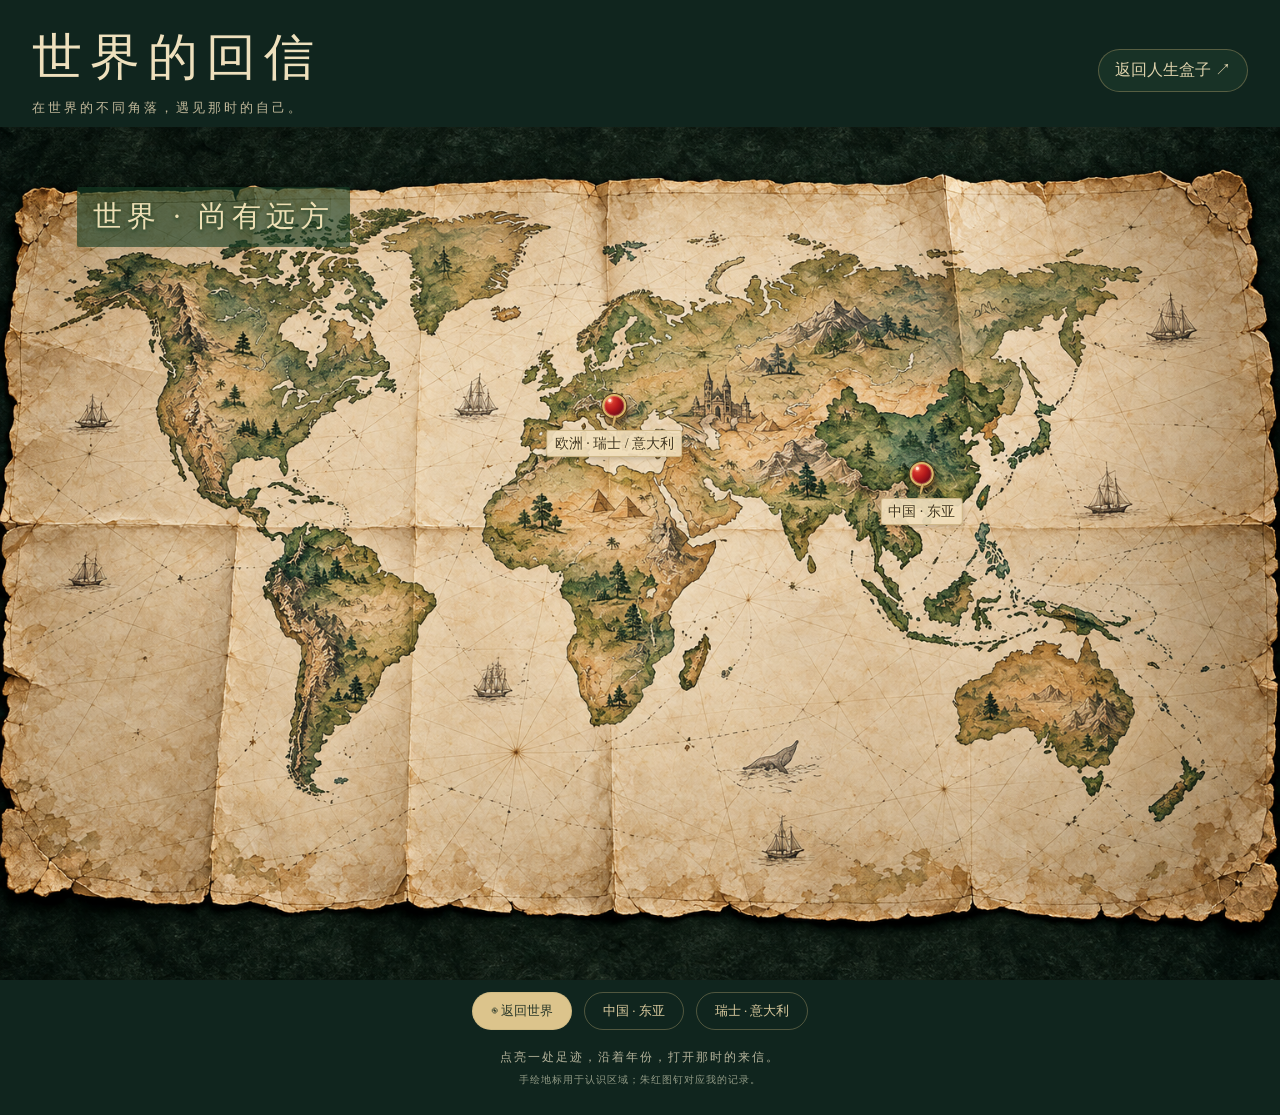
<file: travel.html>
<!doctype html><html lang="zh-CN"><head><meta charset="utf-8"><meta name="viewport" content="width=device-width,initial-scale=1"><title>世界的回信 · Alisa</title><style>.card small:after{content:" · 向下翻阅经历与感想";font-size:10px;letter-spacing:1px}@media(min-width:561px){.memory img{max-height:48vh;object-fit:contain}}.map-scene{position:absolute;inset:0;transform-origin:center;transition:transform .75s cubic-bezier(.2,.6,.2,1),opacity .35s;will-change:transform}.stage.reading .pin:not(.active){opacity:.48}.stage.reading .pin.active{z-index:4}.pin:focus-visible i{filter:brightness(1.2)}.stage.reading .veil{pointer-events:none}.memory img{image-rendering:auto}.map-label{font-weight:500}@media(max-width:560px){.stage.reading .map-scene{display:none}}/* Vermilion enamel and brass: approved reference */
.pin i{position:relative;display:block;flex:none;width:24px!important;height:24px!important;border:2px solid #dab66a!important;border-radius:50%;background:radial-gradient(ellipse at 28% 22%,#fff1df 0%,#ffe2c6 6%,#ed7964 10%,#d5372b 19%,#b4191b 44%,#790e19 71%,#480c13 88%,#b84731 100%)!important;box-shadow:0 0 0 1px #533717,1px 2px 0 #80602d,3px 6px 6px #23130ca6,inset 0 0 0 1px #ffb28e55!important;transition:transform .2s,box-shadow .2s,filter .2s;z-index:1;margin-bottom:4px}
.pin i:after{content:'';position:absolute;width:4px;height:11px;left:9px;top:20px;background:linear-gradient(90deg,#6c451c,#f0cd83 45%,#8b6126);clip-path:polygon(0 0,100% 0,62% 100%,28% 100%);transform:rotate(12deg);transform-origin:top;filter:drop-shadow(2px 2px 1px #27190b88);z-index:-1}
.pin .tag{margin-top:8px;background:#f0dfbce8;color:#3e3422;border:1px solid #a98b4d70;box-shadow:0 2px 4px #33271333}
.pin:hover i,.pin:focus-visible i{transform:translateY(-3px);filter:brightness(1.12);box-shadow:0 0 0 1px #6c491c,1px 2px 0 #96703c,4px 9px 8px #23130c99,inset 0 0 0 1px #ffc7a366!important}
.pin.active i{box-shadow:0 0 0 2px #ffeda8,0 0 0 4px #cf942760,0 0 14px 5px #f8b93d80,3px 6px 6px #23130ca6,inset 0 0 0 1px #ffbc9266!important}
.pin.active i:before{content:'';position:absolute;inset:-5px;border:1px solid #ffe6a1;border-radius:50%;box-shadow:0 0 6px #ffc45c88;pointer-events:none}
.pin.active .tag{background:#ffedc9;color:#563813;border-color:#d5a346}
.picker-output{padding:12px;border:1px solid #88733f;margin:12px 0;color:#f2deac;white-space:pre-wrap}.picker-dot{position:absolute;width:20px;height:20px;transform:translate(-50%,-50%);border:2px solid #fff0a3;border-radius:50%;box-shadow:0 0 15px gold;background:#d7a34988;pointer-events:none;z-index:5}.personal-writing{margin-top:24px;padding-top:16px;border-top:1px solid #ad956155}.personal-writing h3{font-weight:400;font-size:16px;letter-spacing:2px;margin:18px 0 10px}.personal-writing p{white-space:pre-wrap;font-size:14px;line-height:1.95;color:#706447;min-height:72px;margin:0;background:repeating-linear-gradient(transparent 0,transparent 26px,#b1a17c25 27px,transparent 28px)}
/* Mobile pin scale: preserve enamel detail without crowding the map. */
@media(max-width:560px){body .pin{font-size:10px!important;transform:translate(-50%,-22px)!important;min-width:34px!important}body .pin i{width:14px!important;height:14px!important;border-width:1.5px!important;margin-bottom:2px!important}body .pin i:after{width:3px;height:7px;left:4.5px;top:11px}body .pin .tag{margin-top:5px;padding:2px 4px;box-shadow:0 1px 3px #33271326}body .pin.active i{box-shadow:0 0 0 1px #ffeda8,0 0 0 2px #cf94274d,0 0 7px 2px #f8b93d66,2px 4px 4px #23130c8a,inset 0 0 0 1px #ffbc9255!important}body .pin.active i:before{inset:-3px;box-shadow:0 0 4px #ffc45c66}}
*{box-sizing:border-box}body{margin:0;background:#10251e;color:#eee0bd;font-family:Georgia,'Songti SC','SimSun',serif}button{font:inherit;cursor:pointer}button:focus-visible{outline:3px solid #f5cf74;outline-offset:4px}[hidden]{display:none!important}header{max-width:1580px;margin:auto;padding:24px 32px 10px;display:flex;align-items:center;justify-content:space-between;gap:15px}h1{font-size:clamp(27px,4vw,50px);font-weight:400;letter-spacing:8px;margin:0 0 8px}header p{margin:0;color:#c1b89a;font-size:13px;letter-spacing:3px}.return{color:#ded2ac;border:1px solid #b6a16c66;background:#183226;padding:10px 16px;border-radius:30px;white-space:nowrap}.stage{position:relative;max-width:1280px;aspect-ratio:1.5;margin:0 auto;overflow:hidden;isolation:isolate;background:#10251e}.terrain{position:absolute;inset:0;background-image:url('assets/travel/world.webp');background-size:100% 100%;background-position:center;transition:transform .75s cubic-bezier(.2,.6,.2,1),opacity .35s;transform-origin:center}.veil{position:absolute;inset:0;background:#071b12;opacity:0;transition:opacity .35s;pointer-events:none}.stage.reading .veil{opacity:.16}.pins{position:absolute;inset:0}.map-label{position:absolute;color:#3c3d29;font-size:clamp(10px,1.2vw,18px);letter-spacing:2px;text-shadow:0 1px 4px #fceac7;background:#e4d2a18c;padding:3px 6px;pointer-events:none}.pin{position:absolute;transform:translate(-50%,-32px);border:0;color:#302d1c;background:transparent;min-height:0;min-width:44px;display:flex;align-items:center;flex-direction:column;justify-content:start;padding:0;text-shadow:0 1px 3px #ffebbb,1px 0 3px #ffebbb;white-space:nowrap;font-size:clamp(11px,1.1vw,17px)}.pin i{display:block;width:12px;height:12px;border-radius:50%;background:radial-gradient(circle at 33% 25%,#fff3c0 3%,#d6b15d 24%,#755121 66%,#302b18 100%);border:1px solid #e8c074;box-shadow:0 3px 5px #24190b8c;margin-bottom:4px}.pin:hover i,.pin.active i{box-shadow:0 0 0 5px #edc55855,0 0 18px 7px #f3c14c88;background:#fff1ad}.pin:hover{color:#4f2e06}.tag{background:#e6d5adac;padding:3px 7px;border-radius:3px;box-shadow:0 1px 8px #fff0ce35}.regional-title{position:absolute;left:6%;top:7%;color:#eee0b5;text-shadow:0 2px 4px #16371b;font-size:clamp(17px,2.3vw,30px);letter-spacing:5px;pointer-events:none;background:#163f269c;padding:10px 16px;border-radius:2px}.nav{max-width:1280px;margin:0 auto;padding:12px 24px 17px;display:flex;gap:12px;align-items:center;justify-content:center;flex-wrap:wrap}.nav button,.tiny{background:transparent;border:1px solid #bdaa7560;color:#daca9e;padding:9px 18px;border-radius:25px;font-size:13px}.nav button[aria-pressed=true]{background:#dcc48c;color:#2a3829}.caption{text-align:center;font-size:12px;letter-spacing:2px;color:#b5b39b;margin:0 15px 24px;line-height:1.8}.card{position:absolute;right:3%;top:7%;width:61%;max-height:86%;overflow:auto;scrollbar-width:thin;background:radial-gradient(ellipse at 40% 20%,#f8efdc,#d8c49c);color:#3e432d;padding:25px;box-shadow:0 15px 40px #0008;clip-path:polygon(0 1%,8% 0,19% .7%,41% 0,65% .6%,80% 0,99% 1%,100% 12%,99.5% 38%,100% 60%,99% 99%,80% 100%,65% 99.3%,38% 100%,14% 99%,0 100%,.6% 76%,0 50%,.5% 20%);border:1px solid #d5bd8d}.card:before{content:'';position:absolute;top:12px;right:15px;width:20px;height:20px;border-radius:50%;background:radial-gradient(circle at 37% 30%,#fff1b6,#987130 40%,#33290f 66%,#dbb562 70%,#8b642b);box-shadow:2px 3px 4px #4c351b66}.card-top{display:flex;align-items:center;justify-content:space-between;border-bottom:1px solid #a4906255;padding-bottom:12px}.card h2{font-size:26px;font-weight:400;letter-spacing:5px;margin:0 0 4px}.card small{font-size:10px;letter-spacing:2px;color:#766b4a}.close{margin-right:18px;border:0;background:none;color:#625b40;padding:8px;font-size:24px}.card-main{display:grid;grid-template-columns:75px minmax(0,1fr);gap:12px;padding-top:14px}.timeline{display:flex;flex-direction:column;gap:28px;border-left:1px solid #a89970;margin:13px 0 0 8px;align-items:start;padding-bottom:25px}.timeline button{position:relative;background:none;border:0;padding:4px 0 4px 14px;font:15px Georgia;color:#827654}.timeline button:before{content:'';position:absolute;left:-5px;top:9px;width:8px;height:8px;border-radius:50%;background:#e2d4b2;border:1px solid #998558}.timeline button[aria-pressed=true]{color:#67471d;font-weight:bold}.timeline button[aria-pressed=true]:before{background:#fff3c0;box-shadow:0 0 0 4px #d9b96f66,0 0 10px 3px #d7a83c;border-color:#b48b32}.memory{background:#fff9ed;padding:14px;box-shadow:1px 4px 10px #62442220;min-width:0}.date{font-size:12px;color:#7d755d}.title{font-size:14px;line-height:1.6;margin:7px 0 10px}.memory img{display:block;width:100%;height:auto;background:white}.paging{display:flex;justify-content:space-between;align-items:center;gap:8px;margin:12px 0 0;color:#6c694e;font-size:11px}.paging button{background:transparent;border:1px solid #b9a77980;padding:8px 11px;color:#5d593e;font-size:12px}.paging button:disabled{opacity:.3;cursor:default}.note{font-size:11px;line-height:1.7;color:#7c7256;margin:10px 0 0}.mobile-list{display:none}.audit{max-width:1050px;margin:20px auto 35px;padding:0 25px;color:#b7bda6;font:12px system-ui;line-height:1.7}.audit summary{cursor:pointer}.audit table{width:100%;border-collapse:collapse;margin:12px 0}.audit td,.audit th{text-align:left;padding:10px;border-bottom:1px solid #83957533;vertical-align:top}.audit th{color:#e2d5ab}.pending{display:block;margin:10px auto}.preview{font:10px system-ui;letter-spacing:2px;color:#82917f;text-align:center;margin:18px}.loading{pointer-events:none}.loading .pins{opacity:0}.pins{transition:opacity .25s}.legend{font-size:10px;letter-spacing:1px;color:#929b86}.enter{position:fixed;inset:0;background:#0f241ff5;z-index:40;display:grid;place-items:center;text-align:center}.entry-inner{padding:30px;max-width:620px}.entry-inner p{line-height:2;color:#b8bba0}.entry-inner h2{font-size:32px;font-weight:400;letter-spacing:5px}.entry-art{display:block;width:280px;height:190px;margin:25px auto;border:0;background-image:url('assets/travel/world.webp');background-size:100% 100%;background-position:center;box-shadow:0 15px 35px #0008;transform:rotate(-5deg);position:relative}.entry-art span{position:absolute;bottom:20px;left:50%;transform:translateX(-50%);color:#f2dfac;background:#143525ed;padding:10px 20px;white-space:nowrap;border:1px solid #d7bc72;font-size:15px}.entry-inner small{font-size:11px;color:#8c9d87}@media(max-width:850px){header{padding:20px 18px 12px}header p{font-size:11px;letter-spacing:1px}.return{font-size:11px;padding:8px 10px}h1{letter-spacing:4px}.stage{aspect-ratio:1.3}.terrain{inset:0}.card{width:75%;top:3%;max-height:94%;right:2%;padding:16px}.card-main{grid-template-columns:55px minmax(0,1fr);gap:4px}.card h2{font-size:22px}.memory{padding:9px}.timeline button{font-size:13px}.nav{gap:7px;padding:12px}.nav button{font-size:12px;padding:9px 12px}}@media(max-width:560px){.stage{aspect-ratio:1.15;overflow:visible;margin-bottom:0}.terrain{inset:0}.stage.reading{padding-bottom:0;aspect-ratio:auto}.stage.reading .terrain,.stage.reading .pins,.stage.reading .veil,.stage.reading .regional-title{display:none}.card{position:relative;top:auto;right:auto;width:96%;max-height:none;overflow:visible;margin:0 2%}.card-main{grid-template-columns:52px minmax(0,1fr)}.pin{font-size:11px}.pin i{width:10px;height:10px}.tag{padding:2px 4px}.regional-title{left:4%;top:4%;font-size:15px;padding:7px;letter-spacing:2px}.mobile-list{display:flex;gap:7px;overflow:auto;padding:5px 15px 12px}.mobile-list button{flex-shrink:0;color:#d8ccab;background:#18392a;border:1px solid #7e825653;padding:8px 11px;font-size:12px}.audit{padding:0 15px}.audit td{padding:8px 5px}.caption{font-size:11px}.entry-art{width:240px;height:160px}}@media(prefers-reduced-motion:reduce){*{transition:none!important;scroll-behavior:auto!important}}
</style></head><body><header><div><h1 id="pageTitle">世界的回信 ≋</h1><p id="pageDescription">在世界的不同角落，遇见那时的自己。</p></div><button class="return" id="life">返回人生盒子 ↗</button></header><div class="stage" id="stage"><div class="map-scene" id="mapScene"><div class="terrain" id="terrain" data-panel="0"></div><div class="pins" id="pins"></div></div><div class="regional-title" id="regionTitle">世界 · 尚有远方</div><div class="veil"></div><aside class="card" id="card" hidden aria-label="时光明信片"><div class="card-top"><div><h2 id="cityTitle"></h2><small id="countryTitle"></small></div><button class="close" id="close" aria-label="关闭明信片">×</button></div><div class="card-main"><nav class="timeline" id="timeline" aria-label="按年份翻阅"></nav><article class="memory" aria-live="polite"><div class="date" id="date"></div><div class="title" id="title"></div><img id="photo" alt=""><div class="paging"><button id="prev">← 上一封</button><span id="count"></span><button id="next">下一封 →</button></div><section class="personal-writing"><h3>当时的经历</h3><p id="experience"></p><h3>回看时的感想</h3><p id="reflection"></p></section><p class="note" id="note"></p></article></div></aside></div><div class="mobile-list" id="mobileList"></div><nav class="nav" aria-label="探索区域"><button data-region="world">◉ 返回世界</button><button data-region="asia">中国 · 东亚</button><button data-region="europe">瑞士 · 意大利</button></nav><p class="caption">点亮一处足迹，沿着年份，打开那时的来信。<br><span class="legend">手绘地标用于认识区域；朱红图钉对应我的记录。</span></p><button class="tiny pending" id="pending">待确认地点的来信</button><details class="audit"><summary>预览核对：地点归类与素材完整性</summary><p>共 40 张，已裁去点赞与评论。正文回忆地点优先于发布定位；同一条可关联多个地点。年份采用朋友圈发布日期，不把回忆叙述中的模糊时间补成确定日期。地图为手绘旅行插画，点位按画面校准，不用于导航。</p><p><label><input type="checkbox" id="pickMode"> 地图选点工具：勾选后点击地图，获取后台新增地点的位置</label></p><div class="picker-output" id="pickResult">请选择区域后点击地图。横向、纵向数值可填写到后台地点字段。</div><table><thead><tr><th>日期</th><th>回忆地点</th><th>内容与核对说明</th></tr></thead><tbody id="auditRows"></tbody></table></details><p class="preview">ALISA AI STUDIO · 本地交互预览 · 未发布到网站</p><div class="enter" id="entry"><div class="entry-inner"><small>ALISA AI STUDIO · 人生盒子入口预览</small><h2>把远方，慢慢展开。</h2><p>有些风景留在相册，<br>有些自己留在路上。</p><button class="entry-art" id="enter"><span>展开我的地图 ↗</span></button><small>进入地图后，点亮朱红足迹</small></div></div>
<script>
let travelConfig={"title":"世界的回信","description":"在世界的不同角落，遇见那时的自己。","maps":{"world":"assets/travel/world.webp","asia":"assets/travel/asia.webp","europe":"assets/travel/europe.webp"},"places":[{"name":"北京","x":55,"y":23,"country":"中国","region":"asia","visible":true},{"name":"日照","x":60,"y":32,"country":"中国 · 山东","region":"asia","visible":true},{"name":"南京","x":58,"y":41,"country":"中国 · 江苏","region":"asia","visible":true},{"name":"上海","x":63.5,"y":44,"country":"中国","region":"asia","visible":true},{"name":"杭州","x":62,"y":49,"country":"中国 · 浙江","region":"asia","visible":true},{"name":"景德镇","x":53,"y":49,"country":"中国 · 江西","region":"asia","visible":true},{"name":"重庆","x":35,"y":47,"country":"中国","region":"asia","visible":true},{"name":"丽江","x":27,"y":47,"country":"中国 · 云南","region":"asia","visible":true},{"name":"大理","x":27,"y":53,"country":"中国 · 云南","region":"asia","visible":true},{"name":"南宁","x":43,"y":64,"country":"中国 · 广西","region":"asia","visible":true},{"name":"广州","x":49,"y":61,"country":"中国 · 广东","region":"asia","visible":true},{"name":"深圳","x":53,"y":64,"country":"中国 · 广东","region":"asia","visible":true},{"name":"香港","x":55,"y":67,"country":"中国 · 香港","region":"asia","visible":true},{"name":"澳门","x":49,"y":67,"country":"中国 · 澳门","region":"asia","visible":true},{"name":"厦门","x":60,"y":57,"country":"中国 · 福建","region":"asia","visible":true},{"name":"三亚","x":42,"y":79,"country":"中国 · 海南","region":"asia","visible":true},{"name":"大阪","x":90,"y":37,"country":"日本","region":"asia","visible":true},{"name":"日本","x":93,"y":27,"country":"日本 · 城市待确认","region":"asia","visible":true},{"name":"韩国","x":74,"y":25,"country":"韩国 · 城市待确认","region":"asia","visible":true},{"name":"济州岛","x":72,"y":35,"country":"韩国 · 济州","region":"asia","visible":true},{"name":"芭提雅","x":28,"y":90,"country":"泰国","region":"asia","visible":true},{"name":"瑞士","x":43,"y":34,"country":"瑞士 · 城市待确认","region":"europe","visible":true},{"name":"苏黎世","x":54,"y":23,"country":"瑞士","region":"europe","visible":true},{"name":"日内瓦湖","x":17,"y":30,"country":"瑞士 · 湖区，具体城市未明确","region":"europe","visible":true},{"name":"威尼斯","x":85,"y":73,"country":"意大利","region":"europe","visible":true},{"name":"米兰","country":"意大利","region":"europe","x":38,"y":72,"visible":true}],"items":[{"id":1,"city":"待确认","date":"2025-08-04","title":"关关难过关关过，前路漫漫亦灿灿","note":"截图未显示明确地点，暂不落地图。","locations":["待确认"],"country":"待确认","experience":"","reflection":"","visible":true,"screenshot":"assets/travel/memory-1.jpg"},{"id":2,"city":"日本","date":"2025-10-18","title":"10.17 养老展","note":"定位仅显示日本 · 中央区，具体城市待确认。","locations":["日本"],"country":"日本","experience":"","reflection":"","visible":true,"screenshot":"assets/travel/memory-2.jpg"},{"id":3,"city":"北京","date":"2025-10-24","title":"故都的秋","locations":["北京"],"country":"中国","experience":"","reflection":"","visible":true,"screenshot":"assets/travel/memory-3.jpg"},{"id":4,"city":"瑞士","date":"2026-04-18","title":"极限挑战开始了 good luck","note":"按国家展示；截图中的具体城市名不完整。","locations":["瑞士"],"country":"瑞士","experience":"","reflection":"","visible":true,"screenshot":"assets/travel/memory-4.jpg"},{"id":5,"city":"深圳","date":"2021-02-27","title":"元宵，圆满杀青","locations":["深圳"],"country":"中国","experience":"","reflection":"","visible":true,"screenshot":"assets/travel/memory-5.jpg"},{"id":6,"city":"日照","date":"2024-03-30","title":"如果大海有双克莱因蓝的眼睛","note":"地点来自你在原截图中的回复；展示图已删除全部评论。","locations":["日照"],"country":"中国","label":"中国 · 山东 · 日照","experience":"","reflection":"","visible":true,"screenshot":"assets/travel/memory-6.jpg"},{"id":7,"city":"北京","date":"2021-03-21","title":"时隔一年半，重回北京","locations":["北京"],"country":"中国","experience":"","reflection":"","visible":true,"screenshot":"assets/travel/memory-7.jpg"},{"id":8,"city":"三亚","date":"2026-05-15","title":"衣帽间里开 party","locations":["三亚"],"country":"中国","experience":"","reflection":"","visible":true,"screenshot":"assets/travel/memory-8.jpg"},{"id":9,"city":"芭提雅","date":"2023-02-20","title":"芭提雅","video":true,"locations":["芭提雅"],"country":"泰国","experience":"","reflection":"","visible":true,"screenshot":"assets/travel/memory-9.jpg"},{"id":10,"city":"南京","date":"2025-07-31","title":"没想到还有共情经纪人的一天","locations":["南京"],"country":"中国","experience":"","reflection":"","visible":true,"screenshot":"assets/travel/memory-10.jpg"},{"id":11,"city":"上海","date":"2025-06-06","title":"孟也老师 Whygarden","locations":["上海"],"country":"中国","experience":"","reflection":"","visible":true,"screenshot":"assets/travel/memory-11.jpg"},{"id":12,"city":"重庆","date":"2026-03-12","title":"思君不见下渝州","locations":["重庆"],"country":"中国","experience":"","reflection":"","visible":true,"screenshot":"assets/travel/memory-12.jpg"},{"id":13,"city":"南京","date":"2024-05-05","title":"南京的梧桐有什么不同","locations":["南京"],"country":"中国","experience":"","reflection":"","visible":true,"screenshot":"assets/travel/memory-13.jpg"},{"id":14,"city":"上海 / 厦门","date":"2025-07-10","title":"最好的关系，是彼此没有期待，做好当下","note":"正文明确：第1–8张是上海，第9张是上个月在厦门拍摄。此条在两地关联展示，日期为朋友圈发布日期。","locations":["上海","厦门"],"country":"中国","experience":"","reflection":"","visible":true,"screenshot":"assets/travel/memory-14.jpg"},{"id":15,"city":"杭州","date":"2025-12-19","title":"朋友是天赐的礼物","locations":["杭州"],"country":"中国","experience":"","reflection":"","visible":true,"screenshot":"assets/travel/memory-15.jpg"},{"id":16,"city":"大阪","date":"2025-10-20","title":"扫街图鉴：大阪是暖色的","locations":["大阪"],"country":"日本","experience":"","reflection":"","visible":true,"screenshot":"assets/travel/memory-16.jpg"},{"id":17,"city":"南宁","date":"2024-10-08","title":"风月都好看，人间也浪漫","video":true,"locations":["南宁"],"country":"中国","experience":"","reflection":"","visible":true,"screenshot":"assets/travel/memory-17.jpg"},{"id":18,"city":"日本","date":"2025-10-19","title":"纯女版花少团","note":"日本旅行记录，具体城市待确认。","locations":["日本"],"country":"日本","experience":"","reflection":"","visible":true,"screenshot":"assets/travel/memory-18.jpg"},{"id":19,"city":"景德镇","date":"2025-03-29","title":"不规则的杯子 + 碎瓷贴画","locations":["景德镇"],"country":"中国","experience":"","reflection":"","visible":true,"screenshot":"assets/travel/memory-19.jpg"},{"id":20,"city":"厦门","date":"2025-06-23","title":"鼓浪屿，掉进宫崎骏的夏天","locations":["厦门"],"country":"中国","experience":"","reflection":"","visible":true,"screenshot":"assets/travel/memory-20.jpg"},{"id":21,"city":"苏黎世","country":"瑞士","locations":["苏黎世"],"date":"2026-04-21","title":"遇见王沥川的苏黎世","note":"正文回忆苏黎世；发布定位为意大利 Como，按正文归瑞士。","experience":"","reflection":"","visible":true,"screenshot":"assets/travel/memory-21.jpg"},{"id":22,"city":"广州","country":"中国","locations":["广州"],"date":"2025-12-07","title":"广州设计周","note":"地点来自正文。","experience":"","reflection":"","visible":true,"screenshot":"assets/travel/memory-22.jpg"},{"id":23,"city":"韩国","country":"韩国","locations":["韩国"],"date":"2026-06-03","title":"这一口下去将会很疯狂","note":"定位只清晰显示韩国，具体城市待确认。","experience":"","reflection":"","visible":true,"screenshot":"assets/travel/memory-23.jpg"},{"id":24,"city":"韩国","country":"韩国","locations":["韩国"],"date":"2026-06-03","title":"안녕히 가세요","note":"韩国旅行记录；具体城市待确认。","experience":"","reflection":"","visible":true,"screenshot":"assets/travel/memory-24.jpg"},{"id":25,"city":"威尼斯","country":"意大利","locations":["威尼斯"],"date":"2026-04-28","title":"水上威尼斯，百年后也会归于沉寂","note":"正文回忆威尼斯；发布定位不用于覆盖正文地点。","experience":"","reflection":"","visible":true,"screenshot":"assets/travel/memory-25.jpg"},{"id":26,"city":"北京","country":"中国","locations":["北京"],"date":"2026-06-12","title":"来都来了 · 八达岭长城","note":"截图定位明确为北京市 · 八达岭长城。","experience":"","reflection":"","visible":true,"screenshot":"assets/travel/memory-26.jpg"},{"id":27,"city":"米兰","country":"意大利","locations":["米兰"],"date":"2026-04-22","title":"查理的巧克力工厂","note":"地点由本人确认：米兰。","experience":"","reflection":"","visible":true,"screenshot":"assets/travel/memory-27.jpg"},{"id":28,"city":"米兰","country":"意大利","locations":["米兰"],"date":"2026-04-26","title":"米兰家具展与米兰街头","note":"地点由本人确认：米兰。","experience":"","reflection":"","visible":true,"screenshot":"assets/travel/memory-28.jpg"},{"id":29,"city":"日内瓦湖","country":"瑞士","locations":["日内瓦湖"],"date":"2026-04-23","title":"碧透的日内瓦湖畔","note":"正文回忆日内瓦湖；发布定位为意大利 Vigevano，按正文归瑞士湖区，具体沿湖城市未明确。","experience":"","reflection":"","visible":true,"screenshot":"assets/travel/memory-29.jpg"},{"id":30,"city":"上海","country":"中国","locations":["上海"],"date":"2025-10-29","title":"人在囧途，但准时抵达","note":"截图定位为上海市 · 京东集团。","experience":"","reflection":"","visible":true,"screenshot":"assets/travel/memory-30.jpg"},{"id":31,"city":"待确认","country":"待确认","locations":["待确认"],"date":"2025-12-27","title":"淡水鱼放到海里会怎么样","note":"正文未写游览城市，发布定位显示咸阳市 · 西安咸阳…；不据机场定位推断回忆发生地。","experience":"","reflection":"","visible":true,"screenshot":"assets/travel/memory-31.jpg"},{"id":32,"city":"深圳","country":"中国","locations":["深圳"],"date":"2025-06-09","title":"家美乐设计师游学、科勒、三谷设计与玛斯菲尔参观学习","note":"截图无发布定位；按正文提及的设计游学与玛斯菲尔参访行程归入深圳。展示图已裁去点赞与评论。","experience":"","reflection":"","visible":true,"screenshot":"assets/travel/memory-32.jpg"},{"id":33,"city":"济州岛","country":"韩国","locations":["济州岛"],"date":"2025-04-21","title":"愿望总在不经意间达成","note":"截图无发布定位；与同组济州岛旅程及正文图片内容对应。展示图已裁去点赞与评论。","experience":"","reflection":"","visible":true,"screenshot":"assets/travel/memory-33.jpg"},{"id":34,"city":"济州岛","country":"韩国","locations":["济州岛"],"date":"2025-04-19","title":"济州岛","note":"正文与发布定位均明确为韩国济州。展示图已裁去点赞与评论。","experience":"","reflection":"","visible":true,"screenshot":"assets/travel/memory-34.jpg"},{"id":35,"city":"香港","country":"中国","locations":["香港"],"date":"2025-03-04","title":"香港","note":"正文明确写有香港；发布定位显示中西区。展示图已裁去点赞与评论。","experience":"","reflection":"","visible":true,"screenshot":"assets/travel/memory-35.jpg"},{"id":36,"city":"大理","country":"中国","locations":["大理"],"date":"2025-01-22","title":"飞鸥不下","note":"截图无发布定位；按同组正文“苍山雪 洱海月”归入大理。展示图已裁去点赞与评论。","experience":"","reflection":"","visible":true,"screenshot":"assets/travel/memory-36.jpg"},{"id":37,"city":"大理","country":"中国","locations":["大理"],"date":"2025-01-26","title":"苍山雪，洱海月","note":"正文明确写有苍山、洱海，归入大理。展示图已裁去点赞与评论。","experience":"","reflection":"","visible":true,"screenshot":"assets/travel/memory-37.jpg"},{"id":38,"city":"丽江","country":"中国","locations":["丽江"],"date":"2025-01-27","title":"遇上玉龙雪山的第一场雪","note":"正文明确写有玉龙雪山，归入丽江。展示图已裁去点赞与评论。","experience":"","reflection":"","visible":true,"screenshot":"assets/travel/memory-38.jpg"},{"id":39,"city":"澳门","country":"中国","locations":["澳门"],"date":"2024-12-30","title":"澳门：楼台金碧拥南环，灯火千门夜不关","note":"正文明确写有澳门。展示图已裁去点赞与评论。","experience":"","reflection":"","visible":true,"screenshot":"assets/travel/memory-39.jpg"},{"id":40,"city":"南宁","country":"中国","locations":["南宁"],"date":"2024-10-09","title":"青秀山（工作照出人生照片）","note":"正文明确写有青秀山，锚钉归入青秀山所在的南宁。展示图已裁去点赞与评论。","experience":"","reflection":"","visible":true,"screenshot":"assets/travel/memory-40.jpg"}]};let memories=travelConfig.items.filter(m=>m.visible!==false),assets={};const mapImages={"world":"assets/travel/world.webp","asia":"assets/travel/asia.webp","europe":"assets/travel/europe.webp"};const isPreview=false;const resolveAsset=p=>typeof p==='string'&&(/^(data:image\/|https?:\/\/|\.?\.?\/|assets\/)/.test(p)||p.startsWith('/assets/'))?p:'';
const $=id=>document.getElementById(id);let region='world',city='',year='',idx=0,timer=null;
const configs={world:{panel:0,title:'世界 · 尚有远方'},asia:{panel:1,title:'中国 · 东亚 · 沿途记忆'},europe:{panel:2,title:'欧洲 · 瑞士与意大利'}};
const locations={};function syncPlaces(){Object.keys(locations).forEach(k=>delete locations[k]);(travelConfig.places||[]).filter(p=>p.visible!==false).forEach(p=>{if(typeof p.name==='string'&&Number.isFinite(p.x)&&Number.isFinite(p.y)&&p.x>=0&&p.x<=100&&p.y>=0&&p.y<=100)locations[p.name]=p})}syncPlaces();
function button(label,x,y,fn){const b=document.createElement('button');b.className='pin'+(city===label?' active':'');b.dataset.place=label;b.setAttribute('aria-pressed',String(city===label));b.style.left=x+'%';b.style.top=y+'%';b.innerHTML='<i aria-hidden="true"></i><span class="tag"></span>';b.querySelector('span').textContent=label;b.setAttribute('aria-label','打开'+label);b.onclick=fn;return b}
function renderPins(){$('pins').replaceChildren();$('mobileList').replaceChildren();if(region==='world'){$('pins').append(button('中国 · 东亚',72,43,()=>setRegion('asia')),button('欧洲 · 瑞士 / 意大利',48,35,()=>setRegion('europe')));Object.entries(locations).filter(([n,p])=>p.region==='world').forEach(([n,p])=>$('pins').append(button(n,p.x,p.y,()=>openCity(n))));return}const labels=region==='asia'?[['中国台湾',65,76]]:[['瑞士',44,10],['意大利',67,77]];labels.forEach(([t,x,y])=>{const e=document.createElement('span');e.className='map-label';e.style.left=x+'%';e.style.top=y+'%';e.textContent=t;$('pins').append(e)});Object.entries(locations).filter(([n,p])=>p.region===region).forEach(([n,p])=>{$('pins').append(button(n,p.x,p.y,()=>openCity(n)));const b=document.createElement('button');b.textContent=n;b.onclick=()=>openCity(n);$('mobileList').append(b)})}
function setRegion(r){clearTimeout(timer);closeCard();const previous=region;region=r;document.querySelectorAll('[data-region]').forEach(b=>b.setAttribute('aria-pressed',b.dataset.region===r));const c=configs[r];$('stage').classList.add('loading');if(previous==='world'&&r!=='world'){$('mapScene').style.transformOrigin=r==='asia'?'72% 43%':'48% 35%';$('mapScene').style.transform='scale(2.5)'}else{$('mapScene').style.opacity='.25'}const delay=matchMedia('(prefers-reduced-motion: reduce)').matches?0:650;timer=setTimeout(()=>{$('mapScene').style.transition='none';$('terrain').dataset.panel=c.panel;$('terrain').style.backgroundImage='url('+JSON.stringify(mapImages[r]||resolveAsset(travelConfig.maps[r]))+')';$('mapScene').style.transform='scale(1.06)';$('mapScene').style.opacity='0';$('regionTitle').textContent=c.title;requestAnimationFrame(()=>{requestAnimationFrame(()=>{$('mapScene').style.transition='transform .7s ease,opacity .4s';$('mapScene').style.transform='scale(1)';$('mapScene').style.opacity='1';renderPins();$('stage').classList.remove('loading')})})},delay)}
function source(){return memories.filter(m=>city==='待确认'?m.locations.includes('待确认'):m.locations.includes(city))}
function selected(){return source().filter(m=>m.date.startsWith(year)).sort((a,b)=>a.date.localeCompare(b.date))}
function openCity(n){city=n;renderPins();const a=source();if(!a.length){city='';renderPins();return}const point=locations[n];$('mapScene').style.transformOrigin='center';$('mapScene').style.transform=point&&innerWidth>=560?'translateX('+(23-point.x)+'%)':'none';const years=[...new Set(a.map(m=>m.date.slice(0,4)))].sort();year=years.at(-1);idx=0;$('cityTitle').textContent=n;$('countryTitle').textContent=locations[n]?.country||'暂不落地图 · 不擅自推断';$('timeline').replaceChildren();years.forEach(y=>{const b=document.createElement('button');b.textContent=y;b.dataset.year=y;b.onclick=()=>{year=y;idx=0;show()};$('timeline').append(b)});$('card').hidden=false;$('stage').classList.add('reading');show();if(innerWidth<560)$('stage').scrollIntoView({behavior:'smooth',block:'start'})}
function show(){const a=selected();idx=Math.min(Math.max(0,idx),a.length-1);const m=a[idx];const imageUri=assets[m.id]||resolveAsset(m.screenshot);$('photo').hidden=!imageUri;if(imageUri)$('photo').src=imageUri;else $('photo').removeAttribute('src');$('photo').alt=`${m.date} ${m.locations.join('、')}：${m.title}，已移除评论和点赞`;$('date').textContent=m.date.replaceAll('-',' · ');$('title').textContent=m.title;$('count').textContent=`${idx+1} / ${a.length}`;$('prev').disabled=idx===0;$('next').disabled=idx===a.length-1;$('note').textContent=[m.locations.length>1?'此条也收录于：'+m.locations.filter(n=>n!==city).join('、')+'。':'',m.video?'视频截图仅展示封面。':'',isPreview?(m.note||''):''].filter(Boolean).join(' ');$('experience').textContent=m.experience||'这段经历，留待补记。';$('reflection').textContent=m.reflection||'一些念头，留待慢慢写下。';$('timeline').querySelectorAll('button').forEach(b=>b.setAttribute('aria-pressed',b.dataset.year===year))}
function closeCard(){city='';$('mapScene').style.transform='none';$('card').hidden=true;if(typeof renderPins==='function')renderPins();$('stage').classList.remove('reading')}
$('stage').addEventListener('click',e=>{if(!$('pickMode').checked)return;e.preventDefault();e.stopImmediatePropagation();closeCard();const r=$('stage').getBoundingClientRect(),x=Math.max(0,Math.min(100,(e.clientX-r.left)/r.width*100)),y=Math.max(0,Math.min(100,(e.clientY-r.top)/r.height*100));$('pickResult').textContent='地图区域：'+region+'；横向：'+x.toFixed(2)+'；纵向：'+y.toFixed(2);$('stage').querySelector('.picker-dot')?.remove();const dot=document.createElement('span');dot.className='picker-dot';dot.style.left=x+'%';dot.style.top=y+'%';$('stage').append(dot)},true);$('close').onclick=closeCard;$('prev').onclick=()=>{idx--;show()};$('next').onclick=()=>{idx++;show()};$('pending').onclick=()=>openCity('待确认');$('enter').onclick=()=>{$('entry').hidden=true};$('life').onclick=()=>{if(window.parent!==window)window.parent.postMessage({type:'alisa-travel-close'},'*');else{$('entry').hidden=false;setRegion('world')}};document.querySelectorAll('[data-region]').forEach(b=>b.onclick=()=>setRegion(b.dataset.region));addEventListener('keydown',e=>{if(e.key==='Escape')closeCard()});
memories.slice().sort((a,b)=>a.date.localeCompare(b.date)).forEach(m=>{const tr=document.createElement('tr');[m.date,m.locations.map(n=>(locations[n]?.country||m.country)+' · '+n).join(' / '),m.title+'。'+(isPreview?(m.note||''):'')].forEach(t=>{const td=document.createElement('td');td.textContent=t;tr.append(td)});$('auditRows').append(tr)});document.querySelector('[data-region="world"]').setAttribute('aria-pressed','true');renderPins();$('pageTitle').textContent=travelConfig.title||'世界的回信';$('pageDescription').textContent=travelConfig.description||'';if(!isPreview){$('entry').hidden=true;document.querySelector('.audit').hidden=true;$('pending').hidden=true;document.querySelector('.preview').hidden=true;fetch('data/travel.json',{cache:'no-store'}).then(r=>{if(!r.ok)throw Error('load');return r.json()}).then(d=>{if(!Array.isArray(d.items)||!Array.isArray(d.places))return;travelConfig=d;memories=d.items.filter(m=>m.visible!==false);syncPlaces();Object.assign(mapImages,d.maps||{});$('pageTitle').textContent=d.title||'世界的回信';$('pageDescription').textContent=d.description||'';setRegion('world')}).catch(()=>{})}
</script></body></html>
</file>
<file: style.css>
:root{--paper:#f7f5ef;--ink:#202d27;--muted:#69776f;--blue:#213a30;--line:#cfd4c9;--gold:#b39b72}*{box-sizing:border-box}html{scroll-behavior:smooth;scroll-padding-top:95px}body{margin:0;background:var(--paper);color:var(--ink);font-family:"Noto Sans SC","PingFang SC","Microsoft YaHei",sans-serif;font-size:16px;line-height:1.7}button,a{-webkit-tap-highlight-color:transparent}button{font:inherit;color:inherit;cursor:pointer}a{color:inherit;text-decoration:none}button:focus-visible,a:focus-visible{outline:3px solid #ac7e35;outline-offset:6px}img{max-width:100%;display:block}button{border:0}h1,h2,h3,p{margin:0}h1,h2{font-family:"Songti SC","Noto Serif CJK SC",serif;font-weight:400;line-height:1.2}h3{font-weight:500}.skip{position:fixed;left:20px;top:-100px;background:white;padding:12px;z-index:200}.skip:focus{top:10px}header{height:92px;border-bottom:1px solid var(--line);margin:0 5vw;display:flex;align-items:center;justify-content:space-between}.brand{display:flex;align-items:center;gap:16px;font:italic 40px Georgia,serif;letter-spacing:-2px}.brand span{font:12px/1.4 sans-serif;letter-spacing:2px;max-width:50px}nav{display:flex;gap:40px;font-size:14px}nav a:last-child{margin-left:20px}nav span{margin-left:12px}.hero{max-width:1440px;margin:auto;display:grid;grid-template-columns:.85fr 1.15fr;min-height:850px;align-items:center;padding:40px 5vw 60px;gap:35px}.eyebrow{font-size:12px;letter-spacing:2px;line-height:1.6;color:var(--muted)}.intro h1{font-size:clamp(50px,5.8vw,88px);margin:33px 0 32px;letter-spacing:-2px}.intro h1 span{color:var(--blue)}.identity{font-size:19px;line-height:1.8}.intro-copy{margin-top:22px;color:var(--muted);font-size:16px;line-height:1.9}.hero-actions{display:flex;align-items:center;gap:24px;margin-top:35px;flex-wrap:wrap}.primary{background:var(--blue);color:white;padding:16px 23px;font-size:15px;border-radius:2px}.primary span{margin-left:28px}.quiet{font-size:14px;border-bottom:1px solid #aaa;padding-bottom:3px}.open-note{font-size:13px;color:var(--muted);margin-top:21px;min-height:44px;max-width:350px}.exhibit{min-width:0;position:relative;max-width:585px;width:100%;justify-self:end}.box-stage{position:relative;aspect-ratio:1111/1415;perspective:1500px;isolation:isolate}.inner-world{opacity:0;transform:scale(.87);transition:transform 1.6s cubic-bezier(.18,.7,.2,1),opacity .8s .3s;position:absolute;inset:0}.world-image{width:100%;height:100%;object-fit:contain;mix-blend-mode:multiply}.lid{position:absolute;inset:0;width:100%;height:100%;background:transparent;padding:0;transform-origin:50% 3%;transition:transform 1.65s cubic-bezier(.3,.1,.2,1),opacity .75s .5s;z-index:3;backface-visibility:hidden}.lid img{width:100%;height:100%;object-fit:contain;mix-blend-mode:multiply;filter:drop-shadow(0 25px 18px #1e24451d)}.lid-invitation{position:absolute;bottom:16%;left:50%;transform:translateX(-50%);font-size:12px;letter-spacing:3px;white-space:nowrap;color:#444b5c;padding:8px 12px;border-top:1px solid #92979a}.box-stage.open .lid{transform:rotateX(104deg) translateY(-35px);opacity:0;pointer-events:none}.box-stage.open .inner-world{opacity:1;transform:scale(1)}.exhibit-caption{display:flex;align-items:center;gap:17px;margin-top:20px;border-top:1px solid var(--line);padding-top:15px;color:var(--muted);font-size:12px;letter-spacing:1px}.exhibit-caption>span{margin-right:auto}.exhibit-caption button{background:transparent;font-size:12px;white-space:nowrap;padding:5px 0}.hotspot{position:absolute;width:32px;height:32px;padding:0;background:#f4f2edeb;border:1px solid #ffffffb3;border-radius:50%;color:#293451;box-shadow:0 0 0 5px #fff2,0 4px 12px #0005;opacity:0;transition:opacity .8s 1.4s,box-shadow .2s;z-index:2}.open .hotspot{opacity:1}.hotspot:hover{box-shadow:0 0 0 9px #fff4,0 4px 12px #0005}.hotspot span{font:12px Georgia}.hotspot b{font-size:13px;position:absolute;bottom:43px;left:50%;transform:translateX(-50%) translateY(5px);white-space:nowrap;background:#f9f7f1;color:#27304a;padding:8px 12px;font-weight:400;opacity:0;pointer-events:none;transition:.2s;box-shadow:0 5px 20px #0002}.hotspot:hover b,.hotspot:focus-visible b{opacity:1;transform:translateX(-50%) translateY(0)}.cat{left:39%;top:17%}.camera{left:83%;top:16%}.computer{left:66%;top:27%}.script{left:21%;top:32%}.life{left:24%;top:58%}.ambient{position:absolute;inset:0;pointer-events:none;overflow:hidden;border-radius:9%}.glow{position:absolute;border-radius:50%;mix-blend-mode:screen;filter:blur(10px);animation:breathe 4s ease-in-out infinite alternate;animation-play-state:paused;opacity:.4}.open .glow,.open .steam{animation-play-state:running}.neon{left:16%;top:5.5%;width:15%;height:3%;background:#554dff}.camera-light{left:87.5%;top:7%;width:4%;height:3%;background:#ffc14d;animation-duration:2.7s}.screen-light{left:65%;top:22%;width:9%;height:8%;background:#3b57ff;animation-duration:5s}.moon-light{left:7%;top:86%;width:10%;height:8%;background:#ffd08a}.steam{position:absolute;width:1%;height:4%;left:52%;top:63%;background:linear-gradient(0deg,transparent,#ffffffe0,transparent);filter:blur(2px);border-radius:50%;animation:steam 4s infinite ease-out;animation-play-state:paused;transform-origin:bottom}.s2{left:53%;animation-delay:-1.5s}.s3{left:51%;animation-delay:-2.8s}.network{position:absolute;left:63%;top:20%;width:17%;height:9%;opacity:.48;transform:rotate(6deg);mix-blend-mode:screen}.network path{fill:none;stroke:#849dff;stroke-width:.5}.network circle{fill:#fff;filter:drop-shadow(0 0 3px #909fff)}.paused .ambient{display:none}.paused .hotspot{animation:none}@keyframes breathe{from{opacity:.1;transform:scale(.8)}to{opacity:.6;transform:scale(1.3)}}@keyframes steam{0%{transform:translateY(6px) rotate(-15deg);opacity:0}30%{opacity:.7}100%{transform:translateY(-22px) rotate(16deg) scaleX(2);opacity:0}}
.section{max-width:1320px;margin:auto;padding:100px 5vw}.work{border-top:1px solid var(--line)}.section-heading{display:flex;justify-content:space-between;align-items:end;gap:30px;margin-bottom:55px}.section-heading h2,.about h2{font-size:48px;margin-top:18px}.section-heading>p{font-size:15px;line-height:1.9;color:var(--muted);padding-bottom:8px}.projects{display:grid;grid-template-columns:1fr 1fr;gap:55px 35px}.project{background:none;padding:0;text-align:left;min-width:0}.project-image{aspect-ratio:1.32;position:relative;background:#e1dfd8;overflow:hidden}.project-image>img{width:100%;height:100%;object-fit:cover;transition:transform .55s}.project:hover .project-image>img{transform:scale(1.025)}.project-duyan .project-image{background:#111b1b}.project-duyan img{object-fit:contain}.project-index{position:absolute;top:18px;left:18px;background:#f6f3e8e6;padding:7px 11px;font-size:11px;letter-spacing:1px;color:#262d35}.project-caption{display:flex;align-items:center;justify-content:space-between;padding-top:20px;gap:15px}.project-caption h3{font-size:22px}.project-caption p{font-size:13px;color:var(--muted);margin-top:4px}.circle-arrow{display:flex;border:1px solid #c3c6cb;border-radius:50%;width:40px;height:40px;align-items:center;justify-content:center;font-size:22px;flex-shrink:0}.jml-art{display:flex;background:#22392f;color:#f3f2e8;align-items:center;padding:35px;gap:12px}.jml-art>div{width:65%;z-index:1}.small-label{font-size:12px;letter-spacing:1px}.jml-art strong{display:block;font:78px Georgia;margin-top:20px;white-space:nowrap;color:#e1dfa9}.jml-art strong>span{font-size:30px}.jml-art p{font-size:12px}.jml-model{display:block;margin-top:35px;font:27px Georgia;letter-spacing:6px}.jml-art>img{width:35%;height:90%;object-fit:cover;object-position:top;border-radius:12px;box-shadow:0 8px 30px #0004;transform:rotate(6deg)}.star-art{display:grid;grid-template-columns:1fr 1fr;gap:3px;background:#fff}.star-art>img{object-position:center 26%;width:100%;height:100%;min-width:0}.workspace-art{display:flex;align-items:center;padding:25px;background:#dadad3}.workspace-art>img{height:auto;object-fit:contain;box-shadow:0 15px 40px #0002}.film-row{display:grid;grid-template-columns:1fr 1.5fr;gap:60px;border-top:1px solid var(--line);padding-top:50px;margin-top:65px;align-items:center}.film-row h3{font-family:"Songti SC",serif;font-size:31px;line-height:1.5;margin-top:18px}.text-button{padding:0 0 4px;border-bottom:1px solid #777;background:none;font-size:14px;margin-top:25px}.film-frame{aspect-ratio:16/9;overflow:hidden;padding:0;background:#ddd}.film-frame img{width:100%;height:auto}.about{display:grid;grid-template-columns:.8fr 1.2fr;gap:80px;align-items:start;border-top:1px solid var(--line)}.about-image{position:sticky;top:30px}.about-image img{width:100%;aspect-ratio:.75;object-fit:cover;object-position:55% center;filter:saturate(.8)}.about-image>span{font-size:13px;display:block;margin-top:15px;letter-spacing:1px}.about-copy>p{font-size:16px;line-height:1.9;color:var(--muted);margin-top:22px}.about-copy>.eyebrow{margin:0;font-size:12px}.about-copy .about-lead{font-size:21px;color:var(--ink)}.beliefs{margin-top:35px}.beliefs article{display:flex;gap:22px;padding:23px 0;border-top:1px solid var(--line)}.beliefs article>span{font:18px Georgia;color:#a08b69;padding-top:3px}.beliefs h3{font-size:18px;margin-bottom:8px}.beliefs p{font-size:14px;color:var(--muted);line-height:1.8}.contact{background:#29334e;max-width:none;color:#f6f3eb;padding:75px max(5vw,calc((100vw - 1188px)/2));}.contact .eyebrow{color:#bbc1ce}.contact-head{display:flex;justify-content:space-between;align-items:end;gap:35px;margin-top:25px}.contact h2{font-size:48px}.contact-phone{font:36px Georgia;white-space:nowrap;padding-bottom:10px;border-bottom:1px solid #7c849a}.contact-phone>span{font:23px sans-serif;margin-left:20px}.contact-bottom{display:flex;justify-content:space-between;align-items:end;border-top:1px solid #546078;padding-top:28px;margin-top:40px;gap:30px}.contact-bottom p{font-size:14px;color:#c8ccd7;line-height:1.9}.contact-bottom button{background:transparent;border:1px solid #8390ab;color:#f6f3eb;padding:12px 20px;font-size:14px}.copy-status{height:24px;font-size:13px;margin-top:12px;color:#d8dbc8}footer{display:flex;justify-content:space-between;align-items:center;padding:35px 5vw;gap:25px}footer>span{font-size:11px;color:var(--muted);letter-spacing:2px}footer>a:last-child{font-size:13px}footer .brand{font-size:30px}footer .brand span{font-size:10px}
dialog{padding:0;border:0;width:min(960px,94vw);max-height:92vh;color:var(--ink);background:var(--paper);box-shadow:0 20px 100px #0004}dialog::backdrop{background:#121828c9;backdrop-filter:blur(8px)}.dialog-bar{position:sticky;top:0;z-index:2;background:var(--paper);border-bottom:1px solid var(--line);padding:17px 26px;display:flex;align-items:center;justify-content:space-between;gap:20px}.dialog-bar>span{font-size:11px;letter-spacing:1px}.dialog-bar button{background:none;font-size:14px}.dialog-content{padding:35px 45px 45px}.dialog-content h2{font-size:38px;margin:15px 0 23px}.dialog-content>p{font-size:16px;line-height:1.9;color:var(--muted);margin:14px 0}.dialog-content .case-lead{font-size:20px;color:var(--ink)}.modal-image{max-height:450px;width:100%;object-fit:contain;background:#e5e3dc;margin:25px 0}.modal-gallery{display:flex;gap:20px;margin:25px 0;justify-content:center}.modal-gallery img{max-height:450px;max-width:46%;width:auto;object-fit:contain}.case-links{display:flex;flex-wrap:wrap;gap:15px;margin-top:25px}.case-links a{padding:11px 16px;border:1px solid #a8aeba;font-size:14px;line-height:1.6}.case-links a:hover{background:#e8e7e4}.case-facts{display:grid;grid-template-columns:repeat(3,1fr);margin:25px 0;border-top:1px solid var(--line);border-bottom:1px solid var(--line);padding:22px 0;gap:20px}.case-facts strong{display:block;font:32px Georgia;color:var(--blue)}.case-facts span{font-size:13px;color:var(--muted)}.case-film{margin:30px 0;border-top:1px solid var(--line);padding-top:25px}.case-film h3{font-size:20px}.case-film p{font-size:14px;color:var(--muted)}
@media(min-width:1500px){.hero{padding-top:50px;padding-bottom:80px}}@media(max-width:1050px){.hero{gap:15px;padding-top:40px;min-height:740px}.intro h1{font-size:62px}.intro-copy{font-size:15px}.identity{font-size:17px}.primary{padding:14px 17px}.hero-actions{gap:18px}.jml-art{padding:22px}.jml-art strong{font-size:54px}.section{padding:70px 5vw}.about{gap:40px}.contact-phone{font-size:28px}.contact h2{font-size:40px}.contact{padding:65px 5vw}.hero .eyebrow{font-size:10px}.hotspot{width:28px;height:28px}.exhibit-caption{flex-wrap:wrap;gap:9px 15px}.exhibit-caption>span{font-size:10px}}
@media(max-width:700px){html{scroll-padding-top:20px}header{height:76px;margin:0 6vw}.brand{font-size:33px;gap:10px}.brand span{font-size:10px}nav{gap:20px;font-size:13px}nav a:last-child{margin-left:0}nav a:last-child span{display:none}.hero{display:flex;flex-direction:column;padding:36px 6vw 45px;gap:16px;min-height:0;align-items:stretch}.intro h1{font-size:57px;line-height:1.16;margin:22px 0 19px}.intro h1 br{display:none}.intro .eyebrow{font-size:10px;letter-spacing:1.7px}.identity{font-size:16px}.identity br{display:none}.intro-copy{display:none}.hero-actions{margin-top:22px;gap:22px}.primary{font-size:14px;padding:12px 18px}.primary span{margin-left:16px}.quiet{font-size:13px}.open-note{font-size:12px;min-height:0;margin-top:14px;max-width:none}.exhibit{max-width:430px;align-self:center;margin-top:6px}.exhibit-caption{margin-top:12px;padding-top:10px;gap:12px}.exhibit-caption>span{letter-spacing:.5px}.exhibit-caption button{font-size:11px}.lid-invitation{font-size:10px;letter-spacing:2px}.hotspot{width:29px;height:29px}.hotspot b{font-size:12px}.section{padding:55px 6vw}.section-heading{display:block;margin-bottom:32px}.section-heading h2,.about h2{font-size:38px}.section-heading>p{font-size:14px;margin-top:20px}.projects{grid-template-columns:1fr;gap:35px}.project-caption{padding-top:15px}.project-caption h3{font-size:21px}.project-caption p{font-size:12px}.project-image{aspect-ratio:1.25}.jml-art{padding:32px}.jml-art strong{font-size:70px}.project-index{font-size:10px}.film-row{grid-template-columns:1fr;gap:25px;padding-top:35px;margin-top:45px}.film-row h3{font-size:28px}.film-row h3 br{display:none}.about{grid-template-columns:1fr;gap:35px}.about-image{position:static;max-width:75%;}.about-image img{aspect-ratio:1;object-position:center 25%}.about-copy .about-lead{font-size:19px}.about-copy>p{font-size:15px}.contact{padding:55px 6vw 40px}.contact-head{display:block}.contact h2{font-size:38px}.contact-phone{display:inline-block;font-size:32px;margin-top:30px}.contact-bottom{display:block;margin-top:28px}.contact-bottom button{margin-top:23px}.contact-bottom p{font-size:13px}footer{padding:28px 6vw;flex-wrap:wrap}footer>span{display:none}footer>a:last-child{font-size:12px}.dialog-content{padding:25px 22px 32px}.dialog-content h2{font-size:30px}.dialog-content>p{font-size:15px}.dialog-content .case-lead{font-size:18px}.dialog-bar{padding:14px 18px}.dialog-bar>span{font-size:9px;letter-spacing:.5px}.case-facts{gap:10px}.case-facts strong{font-size:25px}.case-facts span{font-size:11px}.modal-gallery{gap:10px}.case-links{gap:10px}.case-links a{font-size:13px;padding:10px 12px}.eyebrow{font-size:11px}}
@media(prefers-reduced-motion:reduce){html{scroll-behavior:auto}*,*:before,*:after{animation:none!important;transition:none!important}.ambient{display:none}.box-stage.open .lid{display:none}}
/* Keep the opening lid inside the stage; blend the photographed backdrop into the page. */
.box-stage{overflow:clip;background:var(--paper)}.lid,.inner-world{mix-blend-mode:multiply}.lid img{filter:none}
@media(max-width:700px){.intro h1 br{display:initial}}

/* V2: forest green, complete project archives, object-level motion. */
.contact{background:#213a30}.contact .eyebrow,.contact-bottom p{color:#c8d4bd}.contact-phone,.contact-bottom{border-color:#738575}.hotspot{color:#213a30}.intro h1{font-size:clamp(44px,4.8vw,70px)}.capability-home{border-top:1px solid var(--line)}.capability-root{background:#213a30;color:#f7f5ef;padding:24px 30px;display:flex;align-items:center;justify-content:space-between;gap:15px}.capability-root>span{font-size:14px;letter-spacing:2px;color:#cddd9b}.capability-root>strong{font-size:21px;font-weight:400}.capability-branches{display:grid;grid-template-columns:repeat(4,minmax(0,1fr));gap:20px;padding-top:30px;position:relative}.capability-branches:before{content:"";position:absolute;top:15px;left:12%;right:12%;border-top:1px solid #a5b49b}.capability-branches>button{position:relative;text-align:left;padding:26px 20px;background:#edf0e4;border:1px solid #d6ddca}.capability-branches>button:before{content:"";position:absolute;left:50%;height:15px;top:-16px;border-left:1px solid #a5b49b}.capability-branches>button>span{font-size:12px;letter-spacing:1px;color:var(--muted)}.capability-branches h3{font-size:22px;margin:12px 0}.capability-branches p{font-size:15px;line-height:1.9}.capability-branches b{font-size:13px;font-weight:400;display:block;margin-top:25px;color:#345538}.capability-branches>button:hover{background:#e2e9d4}.capability-support{display:flex;justify-content:space-between;align-items:center;gap:20px;padding:22px 0;font-size:14px;border-bottom:1px solid var(--line)}.capability-support button{background:none;border-bottom:1px solid #788b77;padding:6px 0;white-space:nowrap}.brand-home{padding-top:15px}.brand-home h2{font-size:36px;margin:18px 0 35px}.brandwall{display:grid;grid-template-columns:repeat(5,minmax(0,1fr));gap:1px;background:var(--line);border:1px solid var(--line)}.brandwall>div{background:#fff;padding:20px;display:flex;flex-direction:column;align-items:center;justify-content:center;min-height:105px;gap:10px}.brandwall img{width:100%;max-width:140px;height:60px;object-fit:contain}.brandwall span{font-size:13px}.star-art{display:block;background:#14291e}.star-art>img{object-fit:cover;object-position:center 23%;opacity:.75}.film-play-label{position:absolute;inset:0;display:flex;flex-direction:column;align-items:center;justify-content:center;color:white;text-shadow:0 2px 15px #000}.film-play-label>span{display:grid;place-items:center;border:1px solid #ffffff99;border-radius:50%;width:65px;height:65px;background:#14291e66;font-size:24px;margin-bottom:18px}.film-play-label strong{font-size:25px;font-weight:400}.film-play-label small{font-size:14px;margin-top:8px}.self-labels{display:flex;flex-wrap:wrap;gap:10px;margin-top:22px}.self-labels span{font-size:13px;color:#345538;border:1px solid #b9c5ab;padding:5px 12px;border-radius:20px}
/* Image layers follow the real illustrated objects, with a clean background plate. */
.inner-world{transform:none;transition:opacity .6s .2s;transform-origin:50% 43%}.box-stage.open .inner-world{transform:none;animation:worldReveal 1.6s cubic-bezier(.16,.7,.22,1) both}.box-stage.open .lid{transform:scale(.985);opacity:0;transition:opacity .35s ease,transform .35s ease}.object-motion{position:absolute;inset:0;pointer-events:none}.object-motion>img,.eye-mask>img{position:absolute;width:100%;height:100%;inset:0;object-fit:contain}.tail-layer{clip-path:polygon(42.2% 24%,44% 24%,44.8% 22%,44.6% 20%,44% 18.6%,44% 17.3%,44.8% 16.7%,45.7% 17%,46.2% 17.9%,47.3% 17.5%,47.4% 16.1%,46.6% 15.3%,45.5% 14.9%,44% 15.1%,42.7% 16%,42.1% 17.4%,42.2% 19%,42.7% 20.3%,42.8% 22%);transform-origin:43% 23%;animation:tailWag 4.8s ease-in-out infinite}.clapper-layer{clip-path:polygon(14.5% 16.9%,15.3% 16%,26.3% 12.9%,27.2% 13.8%,17.4% 17.2%);transform-origin:15.3% 16.7%;animation:clap 7s ease-in-out infinite}.eye-mask{position:absolute;inset:0;clip-path:ellipse(1.8% .78% at 38.12% 12.83%);animation:catBlink 5.4s infinite;opacity:0}.eye-mask>img{transform:translateY(1.8%)}.camera-light{animation:recordPulse 1.5s ease-in-out infinite!important;filter:blur(3px);left:89%;top:7.15%;width:2.1%;height:1.7%;background:#ffe2a0}.object-hit{position:absolute;z-index:1;background:transparent;padding:0;cursor:pointer;border-radius:12px}.cat-hit{left:33%;top:8%;width:14%;height:17%}.clap-hit{left:14%;top:13%;width:13%;height:13%}.camera-hit{left:79%;top:9%;width:14%;height:16%}.object-hit:focus-visible{outline:2px solid #e5e6a5}.box-stage:not(.open) .object-motion{display:none}.paused .object-motion *,.paused .object-motion{animation-play-state:paused!important}.paused .camera-light{animation-play-state:paused!important}.box-stage.clapping .clapper-layer{animation:tapClap .36s ease both}.box-stage.petting .tail-layer{animation:tailWag .7s ease-in-out infinite}.dialog-content.rich-content{padding:0}.rich-dialog{width:min(1220px,96vw)}.rich-dialog .dialog-bar{z-index:6}.rich-dialog .dialog-bar>span{font-size:13px}.detail-intro{font-size:14px;color:var(--muted);padding:18px 30px;border-bottom:1px solid var(--line)}
@keyframes tailWag{0%,100%{transform:rotate(-4deg)}50%{transform:rotate(6deg)}}@keyframes clap{0%,70%,88%,100%{transform:rotate(0deg)}76%,82%{transform:rotate(16deg)}}@keyframes tapClap{0%,100%{transform:rotate(0deg)}50%{transform:rotate(16deg)}}@keyframes catBlink{0%,35%,39%,73%,77%,100%{opacity:0}36%,38%,74%,76%{opacity:1}}@keyframes recordPulse{0%,35%,100%{opacity:.15}45%,70%{opacity:1}}@keyframes worldReveal{0%{opacity:0;clip-path:inset(42% 0 0);transform:scale(.985)}25%{opacity:1;clip-path:inset(42% 0 0);transform:scale(.99)}100%{opacity:1;clip-path:inset(0);transform:scale(1)}}
@media(max-width:850px){.capability-branches{grid-template-columns:repeat(2,minmax(0,1fr))}.capability-root{display:block}.capability-root strong{display:block;margin-top:10px}.capability-support{align-items:start;flex-direction:column}.brandwall{grid-template-columns:repeat(3,minmax(0,1fr))}.brandwall>div{padding:12px}.capability-branches:before,.capability-branches>button:before{display:none}.capability-branches{padding-top:20px}.brand-home h2{font-size:30px}}
@media(max-width:700px){header nav{gap:12px;font-size:12px}.capability-branches{gap:12px}.capability-branches>button{padding:20px 13px}.capability-branches h3{font-size:20px}.capability-branches p{font-size:14px}.capability-branches b{font-size:12px}.capability-root{padding:22px}.capability-root strong{font-size:19px}.brandwall img{height:45px}.brandwall span{font-size:12px}.rich-dialog{width:98vw;max-height:96dvh}.rich-dialog .dialog-bar{padding:12px 16px}.rich-dialog .dialog-bar>span{font-size:11px}.intro h1{font-size:50px}.detail-intro{padding:15px 18px}}
@media(prefers-reduced-motion:reduce){.object-motion *,.box-stage.open .inner-world{animation:none!important}.box-stage.open .inner-world{opacity:1;clip-path:none}.eye-mask{display:none}}

/* A separate top image plane turns around the actual center hinge. */
.inner-world{perspective:1400px;transform-style:preserve-3d}.box-stage.open .inner-world{animation:none;opacity:1;transition:opacity .35s .15s}.opening-panel{position:absolute;inset:0;width:100%;height:100%;object-fit:contain;clip-path:inset(0 0 57% 0);transform-origin:50% 43%;backface-visibility:hidden;pointer-events:none}.open .opening-panel{animation:hingeUnfold 1.8s cubic-bezier(.22,.65,.3,1) both}.open .world-image{animation:lowerTray 1.8s steps(1,end) both}.open .object-motion,.open .ambient{animation:objectsArrive 1.8s steps(1,end) both}@keyframes hingeUnfold{0%,10%{transform:rotateX(-165deg)}100%{transform:rotateX(0)}}@keyframes lowerTray{0%{clip-path:inset(43% 0 0)}100%{clip-path:inset(0)}}@keyframes objectsArrive{0%{visibility:hidden}100%{visibility:visible}}.box-stage.paused .opening-panel,.box-stage.paused .world-image,.box-stage.paused .object-motion,.box-stage.paused .ambient{animation-play-state:paused!important}@media(prefers-reduced-motion:reduce){.opening-panel{display:none}.world-image{clip-path:none!important}.object-motion,.ambient{visibility:visible!important}}
/* V3 — the atelier surrounds the original, unchanged life box. */
:root{--paper:#f7f5ef;--ink:#eee8d7;--muted:#c1baa7;--blue:#d6bd80;--line:#615c45;--gold:#d6bd80}body{background:#101b19;color:var(--ink)}.room-backdrop{position:absolute;inset:0;width:100%;height:1150px;object-fit:cover;object-position:center top;z-index:-2;opacity:.76;pointer-events:none}body:before{content:"";position:absolute;inset:0;height:1200px;pointer-events:none;background:linear-gradient(90deg,#071712cf,transparent 70%),linear-gradient(0deg,#101b19,transparent 35%);z-index:-1}header{position:relative;z-index:2;border-color:#af9b6266;height:92px}.brand{color:#f2e5c7}.brand span{color:#d6bd80}nav a{color:#e9dfc7}.hero{min-height:900px;grid-template-columns:.95fr 1.05fr;gap:50px;padding-top:55px;padding-bottom:60px}.intro h1{font-family:Georgia,"Songti SC",serif;font-size:clamp(46px,5vw,72px);line-height:1.26;text-shadow:0 3px 35px #0008}.intro h1 span{color:#e0c68e}.intro .eyebrow{color:#dbc588;letter-spacing:3px}.intro-copy,.open-note{color:#d0c5ad}.identity{color:#f6eedb}.primary{background:#d6bd80;color:#17231c;border:1px solid #f2dfb0;box-shadow:0 6px 30px #080f0b88;border-radius:3px}.quiet{border-color:#a88b50;color:#e5d7b8}.exhibit{max-width:560px;filter:drop-shadow(0 15px 40px #0008)}.box-stage{background:#e7d7b5;clip-path:inset(0 0 1.5% 0 round 10%);border-radius:10%}.exhibit-caption{color:#d6c6a6;border-color:#b3986166}.box-stage .hotspot{background:#f5e8c9e8;border-color:#b69b56;color:#213a30}.section{padding-top:85px;padding-bottom:85px}.section-heading h2,.brand-home h2,.about h2{color:#efe3c9}.section-heading>p{color:#c3b99f}.capability-home{background:#16241feb;max-width:none;padding-left:max(5vw,calc((100vw - 1188px)/2));padding-right:max(5vw,calc((100vw - 1188px)/2));border-top:1px solid #8e7b4c}.capability-root{background:#273b30;border:1px solid #8f794a;color:#f4e8ca}.capability-root>span{color:#d9bd7f}.capability-branches>button{background:#1b3027;border:1px solid #746445;color:#eee1c8;box-shadow:inset 0 0 25px #0d1e17}.capability-branches>button:hover{background:#2b4233;border-color:#d0b273;transform:translateY(-3px)}.capability-branches b{color:#dbc68f}.capability-branches>button>span{color:#bdac88}.capability-branches>button{transition:background .25s,transform .25s}.capability-support{border-color:#695f43}.capability-support button,.text-button{color:#e0c68d;border-color:#b49961}.brand-home{background:#14211d}.brandwall{background:#8b7953;border-color:#8b7953;gap:10px;border:0}.brandwall>div{border:1px solid #9d8960;background:#f7f5ef;padding:20px;color:#202d27}.brandwall img{mix-blend-mode:multiply}.project-image{border:1px solid #7b704f;border-radius:3px;background:#213329}.project-caption h3{color:#eee2c9}.project-caption p{color:#bdbaa6}.circle-arrow{color:#e0c487;border-color:#a18a55}.work{border-color:#6c6043}.project-index{background:#f2e7cde8}.workspace-art{background:#2b392a}.film-row{border-color:#6c6043}.about{border-color:#6c6043}.about-copy>p,.beliefs p{color:#c7c0af}.about-copy .about-lead{color:#f0e4cc}.beliefs article{border-color:#655d45}.beliefs h3{color:#e8dab9}.self-labels span{color:#dbc58d;border-color:#85734d}.contact{background:#253b2f;border-top:1px solid #9b804c}.contact h2{color:#f0e2c2}.contact-phone{color:#e4c98a}.contact .eyebrow{color:#d5bd84}footer{background:#0d1814}dialog{--ink:#202d27;--muted:#59695f;--line:#cfd4c9;color:#202d27;background:#f7f5ef;border:1px solid #a38952}dialog::backdrop{background:#07120ee8;backdrop-filter:blur(6px)}.dialog-bar{color:#263e30;border-bottom:1px solid #b8b397;background:#f7f5ef}.dialog-bar button{color:#263e30}.music-dock{position:fixed;bottom:24px;right:24px;z-index:15;font-size:14px}.music-dock button,.music-file{padding:10px 16px;background:#233c2f;color:#ead4a3;border:1px solid #a89057;border-radius:25px}.music-dock>button{box-shadow:0 4px 24px #0006}.music-dock>button>span{margin-left:5px}#music-panel{position:absolute;bottom:54px;right:0;width:290px;padding:22px;background:#182c23;border:1px solid #a89057;box-shadow:0 15px 50px #0009;color:#eadfc5}#music-panel p{font-size:14px;margin:12px 0;overflow-wrap:anywhere}.music-file{display:inline-block;cursor:pointer}.music-file input{display:none}#music-play{margin-left:5px}#music-play:disabled{opacity:.5}.volume-label{display:flex;align-items:center;gap:12px;margin:18px 0 8px}.volume-label input{width:150px;accent-color:#d6bd80}#music-panel small{font-size:12px;color:#c8bda7}.magic-canvas{position:fixed;inset:0;z-index:99999;pointer-events:none;width:100vw;height:100vh;background:transparent}
@media(max-width:700px){.hero{display:flex;padding-top:35px;gap:25px;min-height:0}.hero .intro h1{font-size:48px;margin-top:18px}.intro h1 br{display:none}.hero .intro-copy{display:block;font-size:15px;margin-top:14px}.intro-copy br{display:none}.hero .identity{font-size:15px}.exhibit{max-width:410px}.room-backdrop{height:1150px;object-position:35% top}.hero .eyebrow{font-size:11px;letter-spacing:2px}.section{padding-top:55px;padding-bottom:55px}.brandwall{gap:7px}.brandwall>div{padding:10px;min-height:80px}.music-dock{bottom:16px;right:14px}.music-dock>button{padding:9px 13px;font-size:13px}#music-panel{width:270px}header nav{gap:10px}header .brand{font-size:29px;gap:8px}header .brand span{font-size:9px}.capability-home{padding-left:6vw;padding-right:6vw}.section-heading h2{font-size:36px}.brand-home{padding-top:50px}}
@media(pointer:fine){body,button,a,summary,label{cursor:url("data:image/svg+xml,%3Csvg%20xmlns%3D%22http%3A%2F%2Fwww.w3.org%2F2000%2Fsvg%22%20width%3D%2232%22%20height%3D%2232%22%20viewBox%3D%220%200%2032%2032%22%3E%3Cpath%20d%3D%22M7%207L25%2027%22%20stroke%3D%22%2313291f%22%20stroke-width%3D%226%22%20stroke-linecap%3D%22round%22%2F%3E%3Cpath%20d%3D%22M7%207L25%2027%22%20stroke%3D%22%23d2b275%22%20stroke-width%3D%223%22%20stroke-linecap%3D%22round%22%2F%3E%3Cpath%20d%3D%22M7%202V12M2%207H12M3%203L11%2011M11%203L3%2011%22%20stroke%3D%22%23fff3c2%22%20stroke-width%3D%221.5%22%2F%3E%3C%2Fsvg%3E") 7 7,auto}input,textarea{cursor:text}}@media(max-width:700px){.hero .intro h1{font-size:44px}.hero .intro h1 br{display:block}.hero .intro h1 span{white-space:nowrap}}
/* Fit the actual metal lid, not its photographed rectangular backdrop. */
.box-stage{background:transparent;clip-path:none;border-radius:0;overflow:visible}.lid{overflow:hidden;border-radius:17% / 12%;mix-blend-mode:normal;background:transparent}.lid img{position:absolute;max-width:none;width:129.3%;height:116.5%;left:-14.4%;top:-7%;object-fit:fill;mix-blend-mode:normal}.lid-invitation{bottom:9%;color:#2e3a32}.inner-world{mix-blend-mode:normal}.world-image{mix-blend-mode:normal}.box-stage.open .lid{pointer-events:none}.inspiration-tree{position:relative;min-height:900px;margin:0 -3vw;isolation:isolate;overflow:hidden}.tree-art{position:absolute;inset:0;width:100%;height:100%;object-fit:cover;object-position:center;z-index:-2;opacity:.28;transform:scaleY(.88);transform-origin:50% 95%;transition:opacity 2.5s ease,transform 3s cubic-bezier(.2,.7,.2,1);mask-image:linear-gradient(0deg,transparent,#000 12%,#000 88%,transparent)}.grown .tree-art{opacity:.86;transform:scaleY(1)}.inspiration-tree:before{content:"";position:absolute;inset:0;pointer-events:none;background:radial-gradient(ellipse at 50% 50%,transparent 25%,#101b1944 75%);z-index:-1}.tree-aura{position:absolute;left:34%;right:34%;top:30%;bottom:5%;background:radial-gradient(ellipse,#d0b76535,transparent 67%);mix-blend-mode:screen;animation:treePulse 5s ease-in-out infinite}.tree-work{position:absolute;padding:0;background:transparent;text-align:center;width:230px;transform:translateY(22px);opacity:0;transition:opacity 1s ease,transform 1.5s ease}.grown .tree-work{opacity:1;transform:translateY(0)}.fruit-duyan{left:7%;top:26%;transition-delay:.6s}.fruit-jml{left:32%;top:8%;transition-delay:.9s}.fruit-stars{right:12%;top:17%;transition-delay:1.2s}.fruit-workflow{right:25%;top:57%;transition-delay:1.5s}.fruit-image{width:200px;height:200px;border-radius:50%;display:block;position:relative;margin:auto;overflow:hidden;border:2px solid #c3aa70;box-shadow:0 0 0 7px #c9b77816,0 0 40px #ccb76730,0 10px 35px #000b;background:#12261d;transition:box-shadow .4s,transform .4s}.fruit-image>img{width:100%;height:100%;object-fit:cover}.fruit-duyan .fruit-image img{object-position:50% 40%}.tree-work:hover .fruit-image,.tree-work:focus-visible .fruit-image{transform:scale(1.055);box-shadow:0 0 0 9px #e6c77930,0 0 60px #d9ba6870,0 10px 35px #000b}.fruit-label{display:flex;flex-direction:column;gap:5px;margin-top:18px;padding:10px 8px;border-radius:10px;background:#0b1b15b8;text-shadow:0 2px 5px #000;color:#f6e8c9}.fruit-label small{font-size:13px;color:#dac38c;letter-spacing:1px}.fruit-label strong{font-size:22px;font-weight:400}.fruit-label>span{font-size:13px;color:#ddd3b8}.stars-fruit{display:flex}.stars-fruit>img{width:50%;height:100%;object-fit:cover;object-position:center 20%}.fruit-play{position:absolute;left:calc(50% - 20px);bottom:12px;width:40px;height:40px;border:1px solid #f2dfab;border-radius:50%;display:grid;place-items:center;color:#fff0cb;background:#0d261ea6;font-size:16px}.matrix-fruit{overflow:visible;background:radial-gradient(circle at 50% 40%,#486344,#132c20 75%)}.matrix-fan{position:absolute;inset:0;border-radius:50%;overflow:hidden}.matrix-card{position:absolute;top:18%;left:26%;width:48%;height:67%;object-fit:cover;object-position:top;border:1px solid #ddc990;border-radius:6px;box-shadow:0 4px 12px #0007;transform-origin:50% 100%;transition:transform .65s cubic-bezier(.2,.7,.2,1)}.group-card{transform:rotate(-24deg) translateX(-14px);z-index:1}.design-card{transform:translateY(-13px);z-index:2}.ip-card{transform:rotate(24deg) translateX(14px);z-index:3}.tree-work:hover .group-card,.tree-work:focus-visible .group-card{transform:rotate(-37deg) translateX(-20px)}.tree-work:hover .design-card,.tree-work:focus-visible .design-card{transform:translateY(-23px)}.tree-work:hover .ip-card,.tree-work:focus-visible .ip-card{transform:rotate(37deg) translateX(20px)}.matrix-result{position:absolute;bottom:3px;left:8%;right:8%;padding:7px 0 12px;background:linear-gradient(transparent,#102c20 40%);border-radius:0 0 80px 80px;color:#f4e2a8;font:28px Georgia;z-index:4}.matrix-result small{display:block;font:10px/1.5 sans-serif;margin-top:2px}.tree-footnote{position:absolute;bottom:12px;width:100%;text-align:center;color:#dbc995;font-size:14px;letter-spacing:2px}.firefly-field{position:absolute;inset:0;pointer-events:none}.firefly-field i{position:absolute;width:3px;height:3px;background:#e8e9ab;border-radius:50%;box-shadow:0 0 10px 3px #dccb6b66;animation:fireflyFloat var(--duration) ease-in-out var(--delay) infinite;opacity:0}.grown .matrix-fan{animation:fanArrive 2s ease 1s both}.tree-paused *{animation-play-state:paused!important}.tree-paused .tree-art{transition:none}.work .section-heading{margin-bottom:0}.work .film-row{margin-top:20px}@keyframes treePulse{0%,100%{opacity:.25}50%{opacity:.9}}@keyframes fireflyFloat{0%,100%{opacity:0;transform:translate(0,12px)}40%,70%{opacity:.9}80%{transform:translate(8px,-22px)}}@keyframes fanArrive{from{transform:scale(.8) rotate(-10deg)}to{transform:scale(1) rotate(0)}}
@media(max-width:1000px) and (min-width:701px){.tree-work{width:190px}.fruit-image{width:165px;height:165px}.fruit-label strong{font-size:19px}.inspiration-tree{min-height:820px}.fruit-stars{right:7%}.fruit-jml{left:34%}}
@media(max-width:700px){.inspiration-tree{min-height:1000px;margin:0 -6vw}.tree-art{object-position:50%;object-fit:cover}.tree-work{width:46%}.fruit-image{width:142px;height:142px}.fruit-duyan{left:3%;top:10%}.fruit-jml{left:auto;right:3%;top:27%}.fruit-stars{right:auto;left:3%;top:47%}.fruit-workflow{right:3%;top:68%}.fruit-label{padding:9px 5px;margin-top:14px;gap:4px}.fruit-label strong{font-size:17px}.fruit-label small{font-size:12px;letter-spacing:.3px}.fruit-label>span{font-size:12px}.tree-footnote{font-size:12px;letter-spacing:1px;bottom:6px}.matrix-result{font-size:24px;padding-bottom:7px}.matrix-result small{font-size:9px}.fruit-play{width:32px;height:32px;left:calc(50% - 16px)}.work .section-heading h2{font-size:33px}.work .section-heading>p{font-size:15px}.lid{border-radius:17% / 12%}}
@media(prefers-reduced-motion:reduce){.tree-art,.tree-work{opacity:1;transform:none;transition:none}.firefly-field,.tree-aura{display:none}.matrix-card,.fruit-image{transition:none}}

.inner-world{-webkit-mask-image:url("data:image/svg+xml,%3Csvg%20xmlns%3D%22http%3A%2F%2Fwww.w3.org%2F2000%2Fsvg%22%20viewBox%3D%220%200%201111%201415%22%3E%3Crect%20x%3D%2210%22%20y%3D%223%22%20width%3D%221090%22%20height%3D%22596%22%20rx%3D%22110%22%20fill%3D%22white%22%2F%3E%3Crect%20x%3D%2210%22%20y%3D%22616%22%20width%3D%221090%22%20height%3D%22758%22%20rx%3D%22110%22%20fill%3D%22white%22%2F%3E%3Crect%20x%3D%22200%22%20y%3D%22564%22%20width%3D%22610%22%20height%3D%2282%22%20fill%3D%22white%22%2F%3E%3C%2Fsvg%3E");mask-image:url("data:image/svg+xml,%3Csvg%20xmlns%3D%22http%3A%2F%2Fwww.w3.org%2F2000%2Fsvg%22%20viewBox%3D%220%200%201111%201415%22%3E%3Crect%20x%3D%2210%22%20y%3D%223%22%20width%3D%221090%22%20height%3D%22596%22%20rx%3D%22110%22%20fill%3D%22white%22%2F%3E%3Crect%20x%3D%2210%22%20y%3D%22616%22%20width%3D%221090%22%20height%3D%22758%22%20rx%3D%22110%22%20fill%3D%22white%22%2F%3E%3Crect%20x%3D%22200%22%20y%3D%22564%22%20width%3D%22610%22%20height%3D%2282%22%20fill%3D%22white%22%2F%3E%3C%2Fsvg%3E");-webkit-mask-size:100% 100%;mask-size:100% 100%;-webkit-mask-repeat:no-repeat;mask-repeat:no-repeat}

/* V5: film opening, tactile brand board and quieter markers */
.opening-film{display:none;position:absolute;inset:0;width:100%;height:100%;object-fit:cover;border-radius:18px;z-index:15}.playing-opening .opening-film{display:block}.playing-opening .lid{visibility:hidden}.skip-opening{position:absolute;right:16px;bottom:16px;z-index:16;background:#172b22dd;color:#f4e8c4;border:1px solid #d7be7e;padding:10px 16px;border-radius:20px}.video-opened .opening-panel{display:none}.video-opened .inner-world,.video-opened .world-image{animation:none!important;clip-path:none!important}.hotspot>span{width:23px!important;height:23px!important;min-width:23px;font-size:10px!important}.hotspot{min-width:44px;min-height:44px}.brand-home .brandwall{padding:35px;gap:26px;background-color:#385043;background-image:repeating-linear-gradient(22deg,#ffffff08 0 1px,transparent 1px 4px),repeating-linear-gradient(112deg,#00000018 0 1px,transparent 1px 5px);border:12px solid #66523e;border-radius:14px;box-shadow:inset 0 0 35px #0a181bb0,0 15px 40px #0005}.brand-home .brandwall>div,.brand-home .brandwall>button{position:relative;background:#f5f0e4;padding:18px 12px;border:0;min-height:105px;box-shadow:2px 6px 9px #0005;transform:rotate(-2deg);transition:transform .3s}.brand-home .brandwall>:nth-child(3n){transform:rotate(3deg)}.brand-home .brandwall>:nth-child(3n+1){transform:rotate(1deg)}.brand-home .brandwall>:before{content:'';position:absolute;width:40px;height:17px;left:calc(50% - 20px);top:-8px;background:#d6c39ea8;transform:rotate(-8deg)}.brand-home .brandwall>:hover{transform:rotate(0) translateY(-5px)}.brandwall img{width:100%;height:60px;object-fit:contain;mix-blend-mode:multiply}.extra-fruits{display:flex;flex-wrap:wrap;justify-content:center;gap:38px;padding:30px 15px 70px}.extra-fruits .tree-work{position:relative;inset:auto!important;transform:none!important;width:180px}.extra-fruits .fruit-image{width:150px;height:150px}.extra-fruits .fruit-label{position:relative;left:auto;top:auto;transform:none;width:180px}.cms-detail{padding:40px;color:#253b2e;background:#f7f5ef;max-width:1100px;margin:auto}.cms-detail h2{font-size:36px}.cms-detail p{white-space:pre-wrap;line-height:1.9}.cms-detail img,.cms-detail video{max-width:100%;max-height:65vh;display:block;margin:20px auto}.cms-detail a{color:#265f45}.preview-banner{position:fixed;top:0;left:0;right:0;z-index:1000;text-align:center;background:#f5cc78;color:#172c22;padding:8px;font-size:13px}@media(max-width:650px){.brand-home .brandwall{padding:22px 13px;gap:20px 12px;border-width:7px;grid-template-columns:repeat(3,1fr)}.brand-home .brandwall>button{padding:10px 5px;min-height:75px}.brandwall img{height:45px}}
.box-stage.video-opened .inner-world{transition:none;opacity:1;transform:scale(1)}.box-stage.video-opened .lid{transition:none;visibility:hidden}.box-stage .hotspot{width:44px!important;height:44px!important;border:0!important;background:none!important;box-shadow:none!important;display:grid;place-items:center;transform:translate(-11px,-11px)}.box-stage .hotspot>span{display:grid;place-items:center;border:1px solid #ead3a0;border-radius:50%;background:#17392dda;color:#f9e6b7;box-shadow:0 0 12px #d6c28555}.hotspot:hover>span{box-shadow:0 0 16px #efdca1aa}.extra-fruits:empty{display:none}[hidden]{display:none!important}
.lid.video-cover{border-radius:18px}.lid.video-cover img{left:0;top:0;width:100%;height:100%;object-fit:cover;filter:none}.lid.video-cover .lid-invitation{color:#f3dfb2;bottom:8%;border-color:#d1b47d;background:#17251ab3}
/* V6: spatial capability gallery, chapter directory, five case branches */
.ability-space{position:relative;height:820px;perspective:1500px;isolation:isolate;margin-top:30px;background:radial-gradient(ellipse at 50% 49%,#748d5b20,transparent 56%)}.ability-space:after{content:'';position:absolute;left:7%;right:7%;bottom:0;height:170px;background:radial-gradient(ellipse,#ceddcf12,transparent 65%);transform:rotateX(55deg);pointer-events:none}.ability-threads{position:absolute;inset:0;width:100%;height:100%;pointer-events:none}.ability-threads path{fill:none;stroke:#b6c98c55;stroke-width:1.2;stroke-dasharray:6 9;animation:threadFlow 28s linear infinite}.ability-center{position:absolute;left:50%;top:46%;transform:translate(-50%,-50%);text-align:center;color:#e9d9a9;pointer-events:none}.ability-center>span{font:italic 36px Georgia;letter-spacing:5px}.ability-center strong,.ability-center small{display:block}.ability-center strong{font-size:15px;margin:9px 0}.ability-center small{font-size:11px;color:#aebcaa;letter-spacing:1px}.ability-card{position:absolute;width:25%;max-width:300px;min-height:215px;padding:0;border:1px solid #aab89459;border-radius:3px;background:#173329;box-shadow:0 28px 48px #0005,0 0 0 5px #c8c0a60b;text-align:left;color:#f4ecd4;transform:rotate(var(--angle)) rotateX(var(--rx,0deg)) rotateY(var(--ry,0deg));transition:transform .5s,border-color .5s,box-shadow .5s;overflow:hidden}.ability-card:before{content:'';position:absolute;inset:0;background:linear-gradient(125deg,#f1e9c50c,transparent 55%);pointer-events:none;z-index:1}.ability-art{display:block;height:100px;overflow:hidden;opacity:.6}.ability-art img{width:100%;height:100%;object-fit:cover;filter:saturate(.5)}.ability-copy{display:block;padding:18px 20px 20px}.ability-copy small{font-size:10px;letter-spacing:1px;color:#c5c89f}.ability-copy strong{display:block;font-size:23px;font-weight:400;margin:8px 0}.ability-copy>span{display:block;font-size:11px;color:#bbccba}.ability-copy em{display:block;margin-top:14px;font-size:11px;font-style:normal;color:#dcc691}.ability-card:hover,.ability-card:focus-visible{transform:translateY(-9px) rotate(0) rotateX(var(--rx,0deg)) rotateY(var(--ry,0deg));border-color:#e2ce8a;box-shadow:0 28px 50px #0007,0 0 28px #b6c88025;z-index:4}.ability-0{left:2%;top:12%;--angle:-7deg}.ability-1{left:36%;top:0%;--angle:3deg}.ability-2{right:2%;top:13%;--angle:7deg}.ability-3{left:5%;bottom:5%;--angle:-4deg}.ability-4{left:38%;bottom:0%;--angle:3deg}.ability-5{right:1%;bottom:8%;--angle:-5deg}.ability-space[data-active="0"] [data-thread="0"],.ability-space[data-active="1"] [data-thread="1"],.ability-space[data-active="2"] [data-thread="2"],.ability-space[data-active="3"] [data-thread="3"],.ability-space[data-active="4"] [data-thread="4"],.ability-space[data-active="5"] [data-thread="5"]{stroke:#efd58f;stroke-width:2.2;filter:drop-shadow(0 0 5px #e3c76d)}@keyframes threadFlow{to{stroke-dashoffset:-120}}.tree-work.fruit-films{left:4%;top:63%}.owner-entry{background:none;color:#d8c38d;border-bottom:1px solid #a9935c;padding:5px 0;font-size:12px}#admin-guide{max-width:600px;width:90vw;padding:40px;border:1px solid #adbb94;border-radius:14px;background:#f4f1e7;color:#233c2d;box-shadow:0 25px 100px #0008}#admin-guide::backdrop{background:#071a13cc;backdrop-filter:blur(5px)}#admin-guide h2{font-size:28px;margin:15px 0 22px}#admin-guide p,#admin-guide li{margin:15px 0;font-size:14px}#admin-guide small{display:block;margin-top:20px;color:#61715d}#admin-guide a{display:block;background:#284936;padding:12px 18px;color:#ffedc4;border-radius:7px}#admin-guide code{font-size:13px;background:#dce3d4;padding:4px}.guide-close{position:absolute;right:15px;top:10px;background:none;font-size:28px}.ability-space .ability-card{animation:cardBreathe 8s ease-in-out infinite alternate}.ability-1,.ability-4{animation-delay:-3s!important}.ability-2,.ability-5{animation-delay:-5s!important}@keyframes cardBreathe{from{translate:0 0}to{translate:0 -9px}}
@media(max-width:700px){.ability-space{height:1230px;margin-top:25px}.ability-card{width:43%;min-height:0;max-width:none}.ability-art{height:75px}.ability-copy{padding:13px}.ability-copy strong{font-size:18px}.ability-copy small{font-size:9px}.ability-copy>span{font-size:10px}.ability-center{top:47%;width:85%;background:radial-gradient(ellipse,#17362a,transparent 70%);padding:15px}.ability-0{left:1%;top:3%}.ability-1{left:auto;right:1%;top:12%}.ability-2{left:2%;right:auto;top:26%}.ability-3{left:auto;right:1%;top:54%;bottom:auto}.ability-4{left:1%;top:67%;bottom:auto}.ability-5{right:1%;top:79%;bottom:auto}.ability-threads{opacity:.35}.inspiration-tree{min-height:1320px}.tree-work.fruit-workflow{top:64%!important}.tree-work.fruit-films{left:8%!important;right:auto!important;top:81%!important}footer{flex-wrap:wrap;gap:20px}}
@media(prefers-reduced-motion:reduce){.ability-card,.ability-threads path{animation:none!important}.ability-card{transition:none!important}}
.ability-card:hover,.ability-card:focus-visible{animation-play-state:paused}
.ability-art img{object-position:center 12%}
/* V7: still spatial portrait, no floating/trembling UI. */
.ability-space{height:960px;background:radial-gradient(ellipse at 50% 60%,#92ac9b26,transparent 60%),linear-gradient(180deg,#14281f00,#2a40382e 62%,#13271f);perspective:1500px}.ability-space:after{height:270px;bottom:-30px;background:radial-gradient(ellipse,#bfccc222,transparent 67%)}.ability-space .ability-card{animation:none!important;translate:none;transition:border-color .25s,box-shadow .25s;transform:var(--pose)!important}.ability-card:hover,.ability-card:focus-visible{box-shadow:0 22px 48px #0007,0 0 28px #d7d5a947}.ability-art{height:115px}.ability-0{left:0%;top:21%;width:28%;--pose:rotateY(20deg) rotate(-6deg);z-index:3}.ability-1{left:30%;top:0;width:20%;opacity:.84;--pose:rotateY(12deg) rotate(-2deg) scale(.91);z-index:1}.ability-2{right:5%;top:10%;width:23%;--pose:rotateY(-19deg) rotate(4deg);z-index:2}.ability-3{left:6%;bottom:6%;width:24%;--pose:rotateY(22deg) rotate(-4deg);z-index:4}.ability-4{left:auto;right:0%;bottom:8%;width:29%;--pose:rotateY(-24deg) rotate(5deg);z-index:4}.ability-5{right:2%;bottom:auto;top:40%;width:21%;opacity:.86;--pose:rotateY(-15deg) rotate(-3deg) scale(.88);z-index:1}.seated-center{position:absolute;left:34%;top:38%;width:32%;height:56%;z-index:2;pointer-events:none;display:flex;align-items:center;justify-content:center}.seated-center img{width:100%;height:100%;object-fit:contain;filter:drop-shadow(0 25px 17px #0005)}.seated-center>span{position:absolute;bottom:1%;left:0;right:0;text-align:center;color:#ecdfb8;font:italic 26px Georgia;letter-spacing:4px}.seated-center small{display:block;font:11px sans-serif;letter-spacing:1px;color:#bfcbb9;margin-top:8px}.ability-threads{z-index:0}.ability-threads path{animation:none!important;stroke-dasharray:none;stroke:#c7d4bd44}.screen-hit{left:63%;top:18%;width:18%;height:15%}.object-hit .object-outline{position:absolute;inset:0;width:100%;height:100%;overflow:visible;pointer-events:none}.object-outline path{fill:transparent;stroke:#e7d7a7;stroke-width:1.7;opacity:0;transition:opacity .3s;filter:drop-shadow(0 0 5px #ffdf8c)}.object-hit:hover .object-outline path,.object-hit:focus-visible .object-outline path{opacity:1;fill:#ffe6a20b}.object-hit:focus-visible{outline:0!important}.object-hit{background:transparent!important;border:0!important;box-shadow:none!important}.hotspots>.hotspot{display:none!important}
@media(max-width:700px){.ability-space{height:1070px;margin-left:-14px;margin-right:-14px}.ability-space .ability-card{width:42%;min-height:0}.ability-art{height:65px}.ability-copy{padding:12px}.ability-copy strong{font-size:16px}.ability-copy em{font-size:10px;margin-top:7px}.ability-copy>span{font-size:9px}.ability-0{left:0;top:20%}.ability-1{left:3%;top:0;width:37%!important}.ability-2{right:0;top:5%;width:41%!important}.ability-3{left:0;bottom:3%;top:auto}.ability-4{left:auto;right:0;bottom:1%;top:auto}.ability-5{right:0;top:34%;bottom:auto;width:38%!important}.seated-center{left:22%;top:45%;width:57%;height:37%}.seated-center>span{font-size:20px}.seated-center small{font-size:9px}}
@media(min-width:701px){.ability-5{top:34%}}

/* V8: one coherent spatial scene, light-touch interactive picture frames. */
.gallery-viewport{width:100%;overflow:hidden;border-radius:3px;isolation:isolate;background:#758a8c}
.ability-space.gallery-scene{width:100%;height:auto!important;aspect-ratio:3/2;margin:0!important;background:none;perspective:none;isolation:isolate}
.gallery-scene:after{display:none}.gallery-background{position:absolute;inset:0;width:100%;height:100%;object-fit:cover}
.gallery-links{position:absolute;inset:0;width:100%;height:100%;pointer-events:none;z-index:1}
.gallery-links path{fill:none;stroke:#dcead7;stroke-width:1;opacity:.18;transition:opacity .45s,stroke .45s;vector-effect:non-scaling-stroke}
.gallery-scene[data-active] .gallery-links path{opacity:.08}
.gallery-scene[data-active="0"] [data-thread="0"],.gallery-scene[data-active="1"] [data-thread="1"],.gallery-scene[data-active="2"] [data-thread="2"],.gallery-scene[data-active="3"] [data-thread="3"],.gallery-scene[data-active="4"] [data-thread="4"],.gallery-scene[data-active="5"] [data-thread="5"]{opacity:.8;stroke:#f6e9bf;stroke-width:1.3;filter:drop-shadow(0 0 4px #fff5cc)}
.gallery-frame{position:absolute;z-index:2;padding:0;background:transparent;transition:background .3s;clip-path:var(--frame-shape);border-radius:0}
.gallery-frame:hover,.gallery-frame:focus-visible{background:#f1ebc818;outline:none;box-shadow:inset 0 0 35px #f8e6ab55}
.gallery-title{position:absolute;left:7%;right:7%;bottom:11%;padding:9px 2px;text-align:center;background:linear-gradient(90deg,transparent,#102326cb 25%,#102326cb 75%,transparent);color:#f4efdd;font-size:clamp(10px,1.1vw,15px);line-height:1.6;letter-spacing:.06em;text-shadow:0 1px 5px #000;transition:background .3s;white-space:nowrap}
.gallery-title small{display:block;font:9px/1.6 sans-serif;letter-spacing:.1em;opacity:0;max-height:0;transition:opacity .3s,max-height .3s}
.gallery-frame:hover small,.gallery-frame:focus-visible small{opacity:1;max-height:18px}
.frame-0{left:10.6%;top:9.8%;width:12%;height:30.3%;--frame-shape:polygon(10% 0,100% 17%,95% 100%,0 94%)}
.frame-1{left:34.4%;top:5.6%;width:8.1%;height:24.5%;--frame-shape:polygon(6% 0,100% 10%,97% 100%,0 94%)}
.frame-2{left:72.3%;top:5.4%;width:12.4%;height:28.4%;--frame-shape:polygon(0 12%,96% 0,100% 94%,1% 100%)}
.frame-3{left:24.2%;top:38.8%;width:8.7%;height:20.9%;--frame-shape:polygon(6% 0,100% 7%,96% 100%,0 98%)}
.frame-4{left:62%;top:35.7%;width:8.3%;height:19.4%;--frame-shape:polygon(0 9%,94% 0,100% 96%,1% 100%)}
.frame-5{left:82%;top:39.3%;width:10.5%;height:26.2%;--frame-shape:polygon(0 9%,93% 0,100% 100%,4% 99%)}
.gallery-index{display:flex;flex-wrap:wrap;align-items:center;gap:7px 18px;margin:24px 0 18px;font-size:12px;color:#c1cabc}.gallery-index>span{margin-right:auto;color:#d6ddce}.gallery-index small{display:none}.gallery-index button{background:none;color:#c9c6ad;font-size:11px;padding:8px 0;border-bottom:1px solid #74857755}.gallery-index button:hover{color:#f6dba2;border-color:#e6ce8b}
/* Curved clips reference the original image coordinates; no arbitrary polygon outline. */
.object-glow-layer{position:absolute;inset:0;width:100%;height:100%;pointer-events:none;z-index:2;overflow:visible}
.object-glow-layer>g{opacity:0;transition:opacity .3s}.object-glow-layer image{filter:brightness(1.07)}
.inner-world:has(.cat-hit:hover) .glow-cat,.inner-world:has(.cat-hit:focus-visible) .glow-cat,.inner-world:has(.clap-hit:hover) .glow-clap,.inner-world:has(.clap-hit:focus-visible) .glow-clap,.inner-world:has(.screen-hit:hover) .glow-screen,.inner-world:has(.screen-hit:focus-visible) .glow-screen,.inner-world:has(.camera-hit:hover) .glow-camera,.inner-world:has(.camera-hit:focus-visible) .glow-camera{opacity:1}
.inner-world:has(.cat-hit:hover) .tail-layer{animation-play-state:paused}
/* Small glass wish-bottles on branches. */
.tree-work{width:158px}.fruit-image{display:block;width:100px;height:143px;padding-top:22px;border:0;border-radius:0;background:none;box-shadow:none;overflow:visible;filter:drop-shadow(0 0 14px #d7b76644);transition:filter .35s,transform .35s}
.fruit-image:before{content:'';position:absolute;left:39px;top:0;width:22px;height:29px;border:1px solid #e4cd9680;border-radius:3px 3px 5px 5px;background:linear-gradient(90deg,#fff8d81a,transparent 45%,#e5d19830);box-shadow:inset 3px 0 3px #fff4c61c;z-index:3}
.fruit-image:after{content:'';position:absolute;left:37px;top:-4px;width:26px;height:9px;border-radius:3px;background:linear-gradient(#c5a674,#79582f 55%,#a88755);box-shadow:0 1px 3px #0009;z-index:4}
.bottle-picture{position:relative;display:block;width:100%;height:121px;overflow:hidden;border:1px solid #e8d3a1aa;border-radius:26px 26px 15px 15px;background:#203a32;box-shadow:inset 0 0 14px #fbe2a353,0 7px 20px #0007}
.bottle-picture:after{content:'';position:absolute;inset:0;pointer-events:none;border-radius:inherit;background:linear-gradient(100deg,#ffebc130,transparent 18%,transparent 72%,#f8e8c421 85%,transparent),linear-gradient(0deg,#d9b66555,transparent 18%,transparent 88%,#e2c98b55);box-shadow:inset 3px 0 5px #fff8ce33,inset -2px -2px 5px #fff8ce38;z-index:6}
.bottle-picture>img{width:100%;height:100%;object-fit:cover;object-position:center}
.tree-work:before{content:'';position:absolute;left:50%;top:-40px;height:38px;width:1px;background:linear-gradient(transparent,#dcc59299)}
.tree-work:hover .fruit-image,.tree-work:focus-visible .fruit-image{transform:translateY(-3px) rotate(-2deg);box-shadow:none;filter:drop-shadow(0 0 17px #f6d68788)}
.fruit-label{margin-top:12px;padding:3px 0;gap:3px;background:none;text-shadow:0 2px 5px #00150d,0 0 12px #00150d}
.fruit-label strong{font-size:15px;line-height:1.6}.fruit-label small{font-size:10px;letter-spacing:.06em;color:#d4c496}.fruit-label>span{font-size:10px;line-height:1.55;opacity:.75}
.stars-fruit .bottle-picture{display:flex}.stars-fruit .bottle-picture>img{width:50%;height:100%;object-position:center 20%;object-fit:cover}
.fruit-play{width:24px;height:24px;left:calc(50% - 12px);bottom:9px;font-size:10px;background:#182c2277}
.matrix-fan{border-radius:0}.matrix-card{left:26%;top:19%;height:67%;border-radius:2px}.design-card{transform:translateY(-8px)}.group-card{transform:rotate(-20deg) translateX(-7px)}.ip-card{transform:rotate(20deg) translateX(7px)}
.tree-work:hover .group-card{transform:rotate(-30deg) translateX(-10px)}.tree-work:hover .ip-card{transform:rotate(30deg) translateX(10px)}.tree-work:hover .design-card{transform:translateY(-12px)}
.matrix-result{font-size:20px;bottom:0;border-radius:0;left:0;right:0;padding:12px 0 6px}.matrix-result small{font-size:8px}
.fruit-films .bottle-picture>img{position:absolute;left:-90%;top:0;width:280%;max-width:none;height:auto}
.fruit-duyan .bottle-picture>img{object-position:50% 38%}
.fruit-workflow .bottle-picture>img{object-position:50% 0;object-fit:cover}
.fruit-duyan{left:15%;top:29%}.fruit-jml{left:37%;top:12%}.fruit-stars{right:17%;top:25%}.fruit-workflow{right:23%;top:60%}.tree-work.fruit-films{left:17%;top:65%}
.extra-fruits .tree-work{width:158px}.extra-fruits .fruit-image{width:100px;height:143px}.extra-fruits .fruit-label{width:auto}
#work{padding-bottom:0}
@media(max-width:700px){
 .gallery-viewport{width:calc(100% + 12vw);margin-left:-6vw;overflow-x:auto;overscroll-behavior-x:contain;scrollbar-width:thin;scrollbar-color:#9baf9c #344744}
 .ability-space.gallery-scene{width:900px;max-width:none;min-width:900px;height:600px!important}
 .gallery-title{font-size:10px;padding:6px 0;letter-spacing:0}.gallery-title small{font-size:8px}
 .gallery-index{gap:4px 16px}.gallery-index>span{width:100%;margin-bottom:10px}.gallery-index small{display:inline;font-size:10px;margin-left:8px;color:#a6b7ac}
 .capability-support{flex-wrap:wrap;font-size:12px}.capability-support button{font-size:12px}
 .inspiration-tree{min-height:1100px}.tree-work{width:43%}.fruit-image{width:88px;height:131px}.bottle-picture{height:109px;border-radius:23px 23px 13px 13px}.fruit-image:before{left:33px}.fruit-image:after{left:31px}
 .fruit-duyan{left:1%;top:13%}.fruit-jml{left:auto;right:3%;top:28%}.fruit-stars{left:2%;right:auto;top:45%}.tree-work.fruit-workflow{right:3%;top:61%!important}.tree-work.fruit-films{left:4%!important;top:77%!important}
 .fruit-label strong{font-size:14px}.fruit-label>span{font-size:10px}.tree-footnote{font-size:11px}.root-bridge{height:130px}.root-bridge span{font-size:10px;top:57px}
}
/* V9 — a full-width, feathered environment with quiet labels outside frames. */
#capabilities{padding-left:0;padding-right:0;background:#101b19;border-top:0}
#capabilities>.section-heading,#capabilities>.gallery-index,#capabilities>.capability-support{width:calc(100% - 10vw);max-width:1188px;margin-left:auto;margin-right:auto}
#capabilities>.section-heading{position:relative;z-index:2;margin-bottom:0}.capability-subtitle{font-size:15px;color:#b9c4b9;letter-spacing:.18em;margin-top:20px}
.gallery-viewport{width:100%;margin:0;background:transparent;border-radius:0;overflow:hidden;-webkit-mask-image:linear-gradient(90deg,transparent,#000 7%,#000 93%,transparent),linear-gradient(180deg,transparent,#000 10%,#000 77%,transparent);mask-image:linear-gradient(90deg,transparent,#000 7%,#000 93%,transparent),linear-gradient(180deg,transparent,#000 10%,#000 77%,transparent);-webkit-mask-composite:source-in;mask-composite:intersect}
.gallery-frame{overflow:visible}.gallery-frame:hover,.gallery-frame:focus-visible{box-shadow:none;background:#f2ecce0c}
.gallery-caption{left:var(--label-x);top:var(--label-y);right:auto;bottom:auto;z-index:4;padding:0 0 6px;margin:0;min-width:120px;width:max-content;max-width:190px;pointer-events:none;background:none!important;opacity:0;transform:translate(-50%,6px) rotate(var(--label-angle));transform-origin:50% 0%;transition:opacity .25s,transform .4s;color:#fff4d3;font-size:clamp(12px,1.1vw,17px);letter-spacing:.08em;text-shadow:0 1px 5px #17332a,0 0 14px #142a24;line-height:1.8}
.gallery-caption:after{content:'';display:block;margin:5px auto 0;width:45%;height:1px;background:linear-gradient(90deg,transparent,#e1d4a7,transparent)}
.gallery-caption small{opacity:.8;max-height:none;font-size:9px;letter-spacing:.18em;line-height:1.6}
.caption-0{--label-x:16.6%;--label-y:41.8%;--label-angle:6.5deg}.caption-1{--label-x:38.5%;--label-y:31.3%;--label-angle:8deg}.caption-2{--label-x:78.5%;--label-y:35%;--label-angle:-5deg}.caption-3{--label-x:28.5%;--label-y:61.3%;--label-angle:2.2deg}.caption-4{--label-x:66.2%;--label-y:57%;--label-angle:-3.8deg}.caption-5{--label-x:87.3%;--label-y:67%;--label-angle:1deg}
.gallery-scene[data-active="0"] .caption-0,.gallery-scene[data-active="1"] .caption-1,.gallery-scene[data-active="2"] .caption-2,.gallery-scene[data-active="3"] .caption-3,.gallery-scene[data-active="4"] .caption-4,.gallery-scene[data-active="5"] .caption-5{opacity:1;transform:translate(-50%,0) rotate(var(--label-angle))}
.gallery-links path{opacity:.075}.gallery-scene[data-active] .gallery-links path{opacity:.035}
#capabilities>.gallery-index{margin-top:-22px;position:relative;z-index:3}.gallery-index>span{color:#aebcae}
@media(min-width:701px){.gallery-index>button{display:none}}
/* Round suspended glass lanterns, with a fine loop and brass cap. */
.fruit-image,.extra-fruits .fruit-image{width:104px;height:119px;padding-top:15px;filter:drop-shadow(0 0 17px #d7b76644)}
.fruit-image:before{left:46px;top:-3px;width:12px;height:16px;border-radius:50%;border:1px solid #d2ba7ea1;background:transparent;box-shadow:inset 0 0 2px #ddce9755;z-index:2}
.fruit-image:after{left:39px;top:10px;width:26px;height:8px;border-radius:50% 50% 3px 3px;background:linear-gradient(#dec38b,#8e7445 65%,#d0b67e);box-shadow:0 1px 3px #0008}
.bottle-picture{height:104px;border-radius:50%;border:1px solid #ead6a794;box-shadow:inset 0 0 14px #fbe2a342,0 7px 20px #0007}
.bottle-picture:after{border-radius:50%;background:radial-gradient(ellipse at 24% 19%,#fff7d443,transparent 30%),radial-gradient(ellipse at 50% 0,transparent 54%,#ead18b26 75%,#f7eac353 96%);box-shadow:inset 3px 0 6px #fff8ce3b,inset -3px -3px 7px #fff8ce42}
.tree-work:before{top:-41px;height:39px}.fruit-label{margin-top:12px}.tree-work.fruit-films{top:57%}
.fruit-films .bottle-picture>img{left:-110%;top:-35px}.stars-fruit .bottle-picture>img{object-position:center 17%}.matrix-result{padding:10px 0 7px}
/* Let the tree dissolve naturally into the brand wall; no drawn root connector. */
#work{border-top:0;background:#101b19}.tree-art{-webkit-mask-image:linear-gradient(90deg,transparent,#000 8%,#000 92%,transparent),linear-gradient(180deg,transparent,#000 12%,#000 72%,transparent);mask-image:linear-gradient(90deg,transparent,#000 8%,#000 92%,transparent),linear-gradient(180deg,transparent,#000 12%,#000 72%,transparent);-webkit-mask-composite:source-in;mask-composite:intersect}
#brands{background:#101b19;padding-top:10px}#brands:before{display:none}#brands>.eyebrow,#brands>h2{background:none;box-shadow:none}.tree-footnote{bottom:24px;color:#b9b398}
@media(max-width:700px){
 #capabilities>.section-heading,#capabilities>.gallery-index,#capabilities>.capability-support{width:88%}.capability-subtitle{font-size:13px;margin-top:14px}
 .gallery-viewport{width:100%;margin-left:0;overflow-x:auto;overscroll-behavior-x:contain;scrollbar-width:none;-webkit-mask-image:linear-gradient(90deg,transparent,#000 5%,#000 95%,transparent),linear-gradient(180deg,transparent,#000 8%,#000 79%,transparent);mask-image:linear-gradient(90deg,transparent,#000 5%,#000 95%,transparent),linear-gradient(180deg,transparent,#000 8%,#000 79%,transparent)}
 .gallery-caption{font-size:12px;min-width:100px;max-width:150px}.gallery-caption small{font-size:8px}.gallery-viewport::-webkit-scrollbar{display:none}
 #capabilities>.gallery-index{margin-top:0}.fruit-image,.extra-fruits .fruit-image{width:92px;height:107px}.bottle-picture{height:92px}.fruit-image:before{left:40px}.fruit-image:after{left:33px}
 .tree-work.fruit-films{top:73%!important}.fruit-films .bottle-picture>img{top:-30px}.tree-footnote{bottom:18px}
}
@media(prefers-reduced-motion:reduce){.gallery-caption{transition:none}}
/* Five personal objects: about Alisa and four chapters awaiting their stories. */
.person-hit{left:19%;top:49%;width:15%;height:18%;clip-path:polygon(44% 0,70% 3%,78% 23%,98% 54%,94% 93%,44% 96%,25% 73%,8% 49%,0 35%,24% 29%)}
.map-hit{left:62%;top:84%;width:27%;height:11%;clip-path:polygon(12% 5%,35% 0,96% 19%,95% 78%,63% 100%,15% 87%,0 69%)}
.microphone-hit{left:40.7%;top:22.8%;width:7.3%;height:11%;clip-path:polygon(24% 0,71% 0,81% 24%,78% 74%,100% 88%,81% 100%,8% 100%,0 88%,25% 75%,3% 43%,14% 25%)}
.books-hit{left:71.8%;top:53.8%;width:10.2%;height:7.5%;clip-path:polygon(15% 0,86% 11%,100% 91%,75% 100%,8% 91%,0 31%)}
.fitness-hit{left:4.5%;top:74.5%;width:21%;height:7.5%;clip-path:polygon(0 49%,25% 23%,31% 0,89% 0,100% 35%,74% 68%,28% 100%,0 92%)}
.inner-world:has(.person-hit:hover) .glow-person,.inner-world:has(.person-hit:focus-visible) .glow-person,.inner-world:has(.map-hit:hover) .glow-map,.inner-world:has(.map-hit:focus-visible) .glow-map,.inner-world:has(.microphone-hit:hover) .glow-microphone,.inner-world:has(.microphone-hit:focus-visible) .glow-microphone,.inner-world:has(.books-hit:hover) .glow-books,.inner-world:has(.books-hit:focus-visible) .glow-books,.inner-world:has(.fitness-hit:hover) .glow-fitness,.inner-world:has(.fitness-hit:focus-visible) .glow-fitness{opacity:1}
.locked-chapter{padding:40px 18px 50px;text-align:center}.locked-status{font-size:12px;letter-spacing:.3em;color:#8b7146;margin:25px 0 12px}.locked-chapter h2{font-size:34px;color:#213d30;margin:12px 0 20px}.locked-description{font-size:15px;color:#536a5a}.locked-note{font-size:12px;letter-spacing:.08em;color:#849284;margin-top:32px}
.chapter-lock{position:relative;margin:auto;width:49px;height:55px;border:1px solid #b7a175;border-radius:25px 25px 6px 6px;background:linear-gradient(#e3dfcb44,#d0c18c33);box-shadow:0 0 30px #d6c68a22}.chapter-lock:before{content:'';position:absolute;left:13px;top:8px;width:21px;height:23px;border:1px solid #9e875a;border-radius:14px 14px 0 0}.chapter-lock i{position:absolute;left:8px;right:8px;bottom:7px;height:22px;border:1px solid #aa9365;border-radius:4px;background:#f3efdf}.chapter-lock i:after{content:'';position:absolute;left:13px;top:6px;width:4px;height:9px;border-radius:50% 50% 2px 2px;background:#a58e5c}
@media(max-width:700px){.locked-chapter{padding:30px 0}.locked-chapter h2{font-size:28px}}
/* Tighten the hit zones around the exposed objects. */
.fitness-hit{left:8.5%;top:74%;width:12%;height:6%;clip-path:none}.person-hit{left:19.5%;top:49.5%;width:12%;height:13.5%;clip-path:none}.books-hit{left:70.8%;top:52.5%;width:13%;height:8.5%;clip-path:none}
.tree-footnote{bottom:34px!important;line-height:1.8;min-height:26px}
/* V10: independent picture planes above a feathered clean plate. */
.gallery-backfill{position:absolute;inset:0;width:100%;height:100%;pointer-events:none}
.gallery-frame{clip-path:none!important;overflow:visible;animation:frameLevitate var(--float-duration,9s) ease-in-out var(--float-delay,0s) infinite;will-change:transform;background:transparent!important}
.frame-picture{display:block;width:100%;height:100%;overflow:visible;transform-origin:50% 70%;transition:transform .7s cubic-bezier(.2,.7,.2,1),filter .7s;filter:drop-shadow(0 3px 5px #17272d35);pointer-events:none}
.frame-monochrome{filter:grayscale(1)}.frame-color{opacity:0;transition:none}
.gallery-frame.is-selected{animation-play-state:paused;z-index:5}
.gallery-frame.is-selected .frame-picture{transform:translateY(-5px) scale(1.025);filter:drop-shadow(0 7px 10px #182d3159) drop-shadow(0 0 9px #e5e2bd30)}
.gallery-frame.is-selected .frame-color{opacity:1;transition:opacity .9s ease}
.gallery-links .thread-current{stroke:#e7f8ce;stroke-width:1.3;stroke-dasharray:3 44;stroke-linecap:round;opacity:.33;filter:drop-shadow(0 0 3px #efffc8);animation:threadTransmit var(--flow-duration,8s) linear var(--flow-delay,0s) infinite;vector-effect:non-scaling-stroke}
.gallery-scene[data-active] .gallery-links .thread-current{opacity:.2}
.gallery-scene[data-active="0"] [data-flow="0"],.gallery-scene[data-active="1"] [data-flow="1"],.gallery-scene[data-active="2"] [data-flow="2"],.gallery-scene[data-active="3"] [data-flow="3"],.gallery-scene[data-active="4"] [data-flow="4"],.gallery-scene[data-active="5"] [data-flow="5"]{opacity:.9;stroke:#fff3bd;stroke-width:1.7}
@keyframes frameLevitate{0%,100%{transform:translateY(2px) rotate(-.12deg)}50%{transform:translateY(-3px) rotate(.12deg)}}
@keyframes threadTransmit{0%{stroke-dashoffset:0}100%{stroke-dashoffset:-235}}
.gallery-offscreen .gallery-frame,.gallery-offscreen .thread-current,.gallery-paused .gallery-frame,.gallery-paused .thread-current{animation-play-state:paused!important}
.notebook-hit{left:9%;top:25.5%;width:32%;height:12%;clip-path:polygon(0 23%,68% 0,100% 74%,48% 99%,4% 100%)}
.inner-world:has(.notebook-hit:hover) .glow-notebook,.inner-world:has(.notebook-hit:focus-visible) .glow-notebook{opacity:1}
@media(prefers-reduced-motion:reduce){.gallery-frame,.gallery-links .thread-current{animation:none!important}.frame-picture,.frame-color{transition:none!important}.gallery-frame.is-selected .frame-picture{transform:none}}

/* Manuscript reading desk */
.manuscript-shelf{margin:34px 0 12px;padding:28px;background:#eceee3;border:1px solid #c9d0bf;border-radius:8px;color:#263d33}.manuscript-shelf h3{font-size:25px;margin:8px 0 22px}.manuscript-empty{color:#576859;line-height:1.9}.manuscript{border-top:1px solid #c5cebd;padding:16px 0}.manuscript summary{display:flex;align-items:center;justify-content:space-between;gap:18px;cursor:pointer;font-size:19px;list-style:none}.manuscript summary small{font:12px/1.6 sans-serif;color:#607563;white-space:nowrap}.manuscript-actions{display:flex;gap:22px;align-items:center;flex-wrap:wrap;margin:18px 0}.manuscript-actions a{color:#275a3e;border-bottom:1px solid #739171}.manuscript-actions small,.manuscript-help{color:#596b5d;font-size:13px}.manuscript-text{white-space:pre-wrap;overflow-wrap:anywhere;font:17px/2 "Songti SC","Noto Serif CJK SC",serif;padding:28px;background:#faf8ef;color:#283e34;max-height:70vh;overflow:auto}.manuscript-pdf{width:100%;height:70vh;border:0;background:#f8f6ee}.manuscript[open] summary{color:#2c754c}@media(max-width:600px){.manuscript-shelf{padding:18px 14px}.manuscript-text{padding:18px;font-size:16px}.manuscript summary{font-size:17px}}

/* V11: match the paper, binding and cover instead of a broad polygon. */
.notebook-hit{left:9.7%;top:24.7%;width:32.1%;height:14.8%;clip-path:polygon(0 24%,34% 12%,38% 16%,45% 10%,70% 0,100% 65%,98% 69%,61% 87%,56% 88%,49% 89%,16% 100%,13% 96%)}
.glow-notebook .notebook-edge{fill:none;stroke:#ffe6ad;stroke-width:1.35;stroke-linejoin:round;stroke-linecap:round;opacity:.94}
.glow-notebook .notebook-page-edge{fill:none;stroke:#fff0c9;stroke-width:.75;stroke-linejoin:round;stroke-linecap:round;opacity:.48}
.object-glow-layer .glow-notebook image{filter:brightness(1.025)}

/* Online content: stable five-lantern pages and expanding brand grid. */
.tree-pagination{display:flex;align-items:center;justify-content:center;gap:20px;padding:12px 15px 45px;color:#d8c896}.tree-pagination button{font:inherit;color:inherit;border:1px solid #d8c89655;border-radius:24px;padding:10px 18px;background:#192721;cursor:pointer}.tree-pagination button:disabled{opacity:.35;cursor:default}.fruit-placeholder{display:grid;place-items:center;height:100%;color:#e8d7a2;font-size:32px}.about-copy>p{white-space:pre-line}.brandwall{height:auto;min-height:0}.brandwall>button{min-width:0}

#reading-portal{position:fixed;inset:0;width:100vw;height:100dvh;max-width:none;max-height:none;margin:0;padding:0;border:0;border-radius:0;background:#101815;overflow:hidden}#reading-portal::backdrop{background:#101815}#reading-portal iframe{width:100%;height:100%;border:0;display:block}

#travel-portal{width:100vw;max-width:100vw;height:100dvh;max-height:100dvh;margin:0;padding:0;border:0;background:#10251e}#travel-portal::backdrop{background:#07160ded}#travel-portal iframe{display:block;width:100%;height:100%;border:0}
</file>
